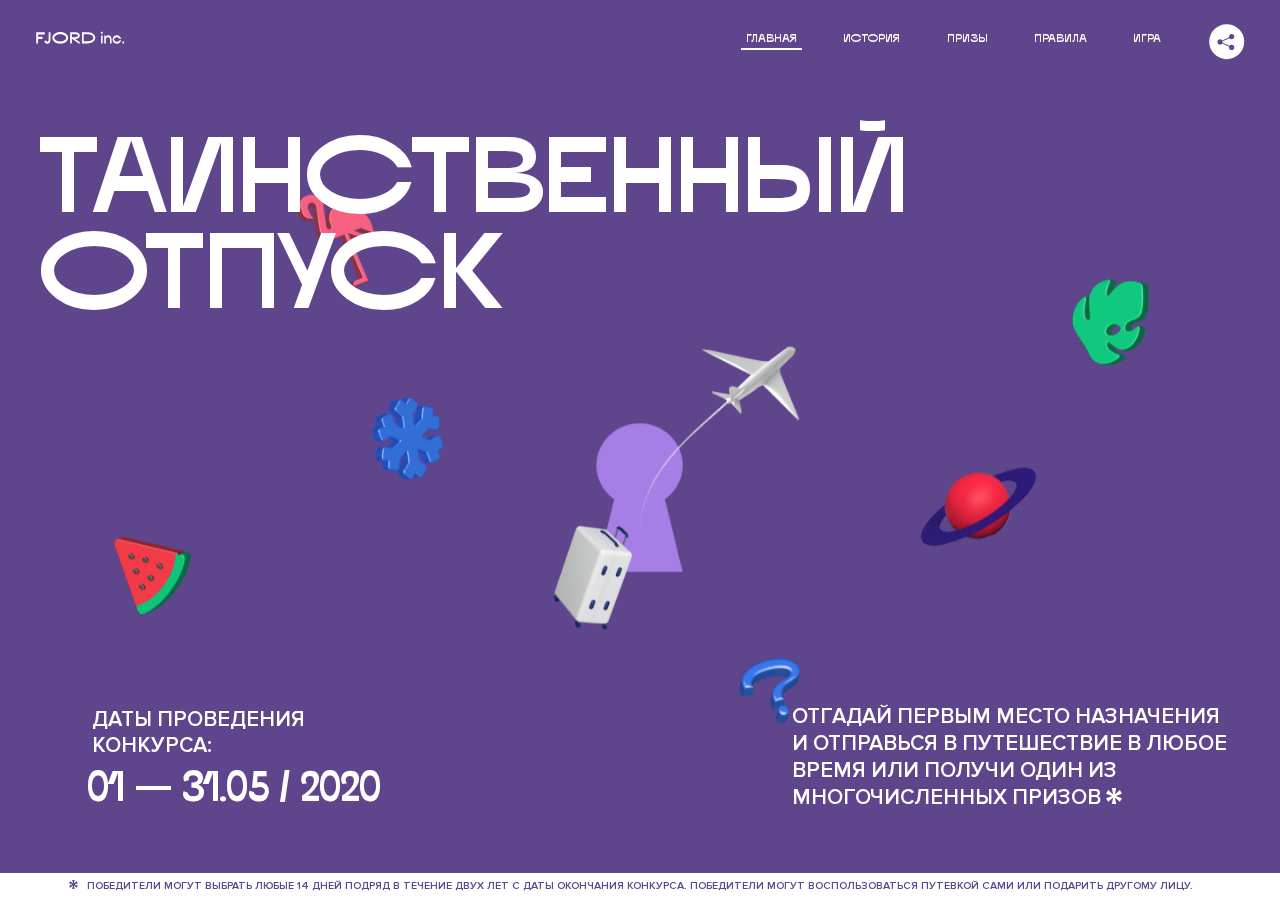
<file: 1/index.html>
<!DOCTYPE html>
<html lang="ru">
<head>
  <meta charset="UTF-8">
  <meta name="description" content="">
  <meta name="viewport" content="width=device-width, initial-scale=1.0">
  <meta http-equiv="X-UA-Compatible" content="ie=edge">
  <title>Mysterious Vacation</title>
<link href="css/style.min.css" rel="stylesheet">  <base href="https://htmlacademy-animation.github.io/2107215-magic-vacation-1/1/">
</head>
<body>

  <header class="page-header js-header">
    <div class="page-header__wrapper">
      <a href="#" class="page-header__logo" aria-label="Перейти на страницу FJORD.Inc">
        <svg width="100" height="15" viewBox="0 0 100 15" fill="none" xmlns="http://www.w3.org/2000/svg">
          <path d="M0.26 1.4V14H2.276V8.906H7.334V6.44H2.276V3.848H9.872V1.4H0.26ZM12.733 14.36C15.127 14.36 16.243 12.65 16.243 9.5V1.4H14.263V8.96C14.263 11.21 13.723 11.876 12.733 11.876C11.833 11.876 11.473 11.3 11.347 10.58L9.36702 10.94C9.63702 13.046 10.663 14.36 12.733 14.36ZM18.3918 7.7C18.3918 11.372 22.3878 14.36 27.3198 14.36C32.2518 14.36 36.2478 11.372 36.2478 7.7C36.2478 4.028 32.2518 1.04 27.3198 1.04C22.3878 1.04 18.3918 4.028 18.3918 7.7ZM20.6058 7.7C20.6058 5.378 23.6118 3.524 27.3198 3.524C30.9918 3.524 33.9798 5.378 33.9798 7.7C33.9798 10.004 30.9918 11.858 27.3198 11.858C23.6118 11.858 20.6058 10.004 20.6058 7.7ZM40.403 14V8.906H40.799L49.079 14.702V12.38L44.039 8.906H44.201C47.999 8.906 49.277 7.304 49.277 5.162C49.277 3.092 47.999 1.4 44.201 1.4H38.387V14H40.403ZM43.535 3.722C45.785 3.722 47.045 4.136 47.045 5.432C47.045 6.764 45.785 7.034 43.535 7.034H40.403V3.722H43.535ZM51.6936 1.382V14H57.8676C62.7456 14 66.7236 11.534 66.7236 7.7C66.7236 3.848 62.7456 1.382 57.8676 1.382H51.6936ZM53.7096 11.624V3.722H57.5436C61.5396 3.722 64.4916 5.018 64.4916 7.7C64.4916 10.238 61.5396 11.624 57.5436 11.624H53.7096ZM73.1832 14.018H74.9832V5H73.1832V14.018ZM72.9132 1.976C72.9132 2.57 73.3992 3.092 74.0832 3.092C74.7492 3.092 75.2352 2.57 75.2352 1.976C75.2352 1.382 74.7672 0.805999 74.0832 0.805999C73.3812 0.805999 72.9132 1.382 72.9132 1.976ZM76.7867 14H78.5687V9.104C78.7487 8.006 79.5947 6.962 81.0887 6.962C82.1147 6.962 83.2667 7.448 83.2667 9.554V14H85.0487V9.014C85.0487 6.152 83.2307 4.73 81.3587 4.73C79.9187 4.73 79.0727 5.558 78.5687 6.854V5H76.7867V14ZM90.9898 14.27C93.5098 14.27 95.3818 12.506 95.7238 10.328H94.0498C93.7258 11.3 92.6998 12.02 90.9898 12.02C88.8478 12.02 87.7678 10.922 87.7678 9.59C87.7678 8.24 88.8478 6.962 90.9898 6.962C92.7538 6.962 93.7978 7.844 94.0858 8.924H95.7418C95.4358 6.71 93.6178 4.73 90.9898 4.73C88.0918 4.73 86.1298 7.124 86.1298 9.59C86.1298 12.074 88.1278 14.27 90.9898 14.27ZM97.0693 12.938C97.0693 13.658 97.5553 14.144 98.2753 14.144C98.9953 14.144 99.4813 13.658 99.4813 12.938C99.4813 12.2 98.9953 11.714 98.2753 11.714C97.5553 11.714 97.0693 12.2 97.0693 12.938Z" fill="currentColor"></path>
        </svg>
      </a>
      <button class="page-header__toggler js-menu-toggler" type="button" aria-label="Управление мобильным меню"><span>Меню</span></button>
      <nav class="page-header__nav">
        <div class="page-header__menu js-menu" id="menu">
          <ul>
            <li>
              <a class="js-menu-link active" href="#top" data-href="top">главная</a>
            </li>
            <li>
              <a class="js-menu-link" href="#story" data-href="story">история</a>
            </li>
            <li>
              <a class="js-menu-link" href="#prizes" data-href="prizes">призы</a>
            </li>
            <li>
              <a class="js-menu-link" href="#rules" data-href="rules">правила</a>
            </li>
            <li>
              <a class="js-menu-link" href="#game" data-href="game">игра</a>
            </li>
          </ul>
        </div>
        <div class="page-header__social">
          <div class="social-block js-social-block">
            <button class="social-block__toggler" aria-label="Управлять блоком с социальными кнопками">
              <svg width="26" height="22" viewBox="0 0 27 22" fill="none" xmlns="http://www.w3.org/2000/svg">
                <path d="M19.6721 7.43664C21.6273 7.43664 23.213 5.85095 23.213 3.89566C23.213 1.94037 21.6273 0.354675 19.6721 0.354675C17.7168 0.354675 16.1311 1.94037 16.1311 3.89566C16.1311 4.19968 16.1728 4.49178 16.2458 4.77345L7.21751 8.95527C6.57519 8.05214 5.52303 7.46049 4.33078 7.46049C2.37549 7.46049 0.789795 9.04618 0.789795 11.0015C0.789795 12.9568 2.37549 14.5425 4.33078 14.5425C5.52303 14.5425 6.57668 13.9508 7.21751 13.0477L16.2458 17.2295C16.1743 17.5112 16.1311 17.8033 16.1311 18.1073C16.1311 20.0626 17.7168 21.6483 19.6721 21.6483C21.6273 21.6483 23.213 20.0626 23.213 18.1073C23.213 16.152 21.6273 14.5663 19.6721 14.5663C18.4798 14.5663 17.4262 15.158 16.7853 16.0611L7.75701 11.8793C7.82854 11.5976 7.87176 11.3055 7.87176 11.0015C7.87176 10.6974 7.83003 10.4053 7.75701 10.1237L16.7853 5.94186C17.4262 6.84499 18.4783 7.43664 19.6721 7.43664Z" fill="currentColor"></path>
              </svg>
            </button>
            <ul class="social-block__list">
              <li>
                <a class="social-block__link social-block__link--fb" href="#" aria-label="Мы на Facebook">
                  <svg width="8" height="17" viewBox="0 0 8 17" fill="none" xmlns="http://www.w3.org/2000/svg">
                    <path d="M4.24646 16.9899H1.09275L1.05793 8.49828H0V5.30707H1.05793V3.81124C1.05793 1.42084 2.57654 0 5.21735 0H7.41758V3.18585H5.30841C4.28262 3.18585 4.2478 3.48582 4.2478 4.24914V5.30707H7.42964L7.16716 8.49828H4.2478V16.9899H4.24646Z" fill="currentColor"></path>
                  </svg>
                </a>
              </li>
              <li>
                <a class="social-block__link social-block__link--insta" href="#" aria-label="Мы в Instagram">
                  <svg width="15" height="15" viewBox="0 0 15 15" fill="none" xmlns="http://www.w3.org/2000/svg">
                    <path d="M11.0197 0H4.19806C2.14246 0 0.471191 1.66993 0.471191 3.72285V10.5499C0.471191 12.6082 2.14112 14.2727 4.19806 14.2727H11.0197C13.0753 14.2727 14.7466 12.6082 14.7466 10.5499V3.72285C14.7466 1.67127 13.0753 0 11.0197 0ZM11.0197 12.4849H4.19806C3.13076 12.4849 2.26432 11.6158 2.26432 10.5512V3.72419C2.26432 2.65956 3.13076 1.79715 4.19806 1.79715H11.0197C12.087 1.79715 12.9535 2.6609 12.9535 3.72419V10.5512C12.9535 11.6145 12.087 12.4849 11.0197 12.4849Z" fill="currentColor"></path>
                    <path d="M7.60887 3.11084C5.38989 3.11084 3.58203 4.9187 3.58203 7.14036C3.58203 9.35532 5.38989 11.1645 7.60887 11.1645C9.83053 11.1645 11.6357 9.35666 11.6357 7.14036C11.6357 4.9187 9.83053 3.11084 7.60887 3.11084ZM7.60887 9.36871C6.37551 9.36871 5.37784 8.37372 5.37784 7.14036C5.37784 5.90699 6.37551 4.90665 7.60887 4.90665C8.83822 4.90665 9.84259 5.90833 9.84259 7.14036C9.84392 8.37238 8.83822 9.36871 7.60887 9.36871Z" fill="currentColor"></path>
                    <path d="M11.3573 2.35962C10.8256 2.35962 10.3931 2.79752 10.3931 3.32381C10.3931 3.85546 10.8256 4.29336 11.3573 4.29336C11.8862 4.29336 12.3215 3.85546 12.3215 3.32381C12.3215 2.79752 11.8862 2.35962 11.3573 2.35962Z" fill="currentColor"></path>
                  </svg>
                </a>
              </li>
              <li>
                <a class="social-block__link social-block__link--vk" href="#" aria-label="Мы ВКонтакте">
                  <svg width="17" height="10" viewBox="0 0 17 10" fill="none" xmlns="http://www.w3.org/2000/svg">
                    <path d="M14.1234 4.9002C14.1234 4.9002 16.3623 1.72708 16.5866 0.680242C16.6595 0.312285 16.4947 0.103188 16.1069 0.103188C16.1069 0.103188 14.8193 0.103188 14.168 0.103188C13.7235 0.103188 13.5587 0.293278 13.4235 0.579768C13.4235 0.579768 12.3724 2.82553 11.0969 4.24712C10.6861 4.70333 10.4781 4.84318 10.2511 4.84318C10.0646 4.84318 9.98625 4.6911 9.98625 4.27834V0.649016C9.98625 0.147997 9.92545 0.00135496 9.5066 0.00135496H6.39628C6.15578 0.00135496 6.0085 0.134417 6.0085 0.324506C6.0085 0.801084 6.73406 0.908351 6.73406 2.20231V4.87305C6.73406 5.40529 6.70569 5.61575 6.45303 5.61575C5.78016 5.61575 4.19528 3.30618 3.30623 0.678887C3.12923 0.145282 2.93737 0 2.43475 0H0.486409C0.205373 0 0 0.190085 0 0.476576C0 0.991172 0.60666 3.40801 2.99277 6.64358C4.59927 8.8201 6.70569 10 8.60269 10C9.76196 10 10.0416 9.80312 10.0416 9.31432V7.63883C10.0416 7.22607 10.2065 7.04956 10.4429 7.04956C10.7078 7.04956 11.1847 7.13238 12.2805 8.22268C13.5843 9.47862 13.6762 10 14.3896 10H16.5676C16.7919 10 17 9.89273 17 9.52342C17 9.02919 16.3623 8.15343 15.384 7.10659C14.9801 6.56755 14.3302 5.98914 14.1248 5.72301C13.8275 5.40801 13.9154 5.23014 14.1234 4.9002Z" fill="currentColor"></path>
                  </svg>
                </a>
              </li>
            </ul>
          </div>
        </div>
      </nav>
    </div>
  </header>

  <main class="page-content">

    <section class="animation-screen"></section>

    <section class="screen screen--hidden screen--intro" id="top">
      <div class="screen__wrapper">
        <div class="intro">
          <h1 class="intro__title">Таинственный отпуск</h1>
          <div class="intro__content">
            <div class="intro__info">
              <p class="intro__label">Даты проведения конкурса:</p>
              <p class="intro__date">01 — 31.05 / 2020</p>
            </div>
            <div class="intro__message">
              <p>
                Отгадай первым место назначения и&nbsp;отправься в&nbsp;путешествие в&nbsp;любое время или получи один из многочисленных призов
                <svg width="16" height="16" viewBox="0 0 10 10" fill="none" xmlns="http://www.w3.org/2000/svg">
                  <path d="M0 6.35337L3.90271 4.99012L0 3.64663L1.34615 1.32374L4.44287 4.01073L3.67364 0H6.34615L5.57692 4.01073L8.65385 1.32374L10 3.64663L6.13405 4.99012L10 6.35337L8.65385 8.65651L5.57692 5.98927L6.34615 10H3.67364L4.44287 5.96952L1.34615 8.65651L0 6.35337Z" fill="currentColor"></path>
                </svg>
              </p>
            </div>
          </div>
        </div>
      </div>
      <div class="screen__footer js-footer">
        <button class="screen__footer-enlarge js-footer-toggler" type="button" aria-label="Показать сообщение">
          <svg width="10" height="10" viewBox="0 0 10 10" fill="none" xmlns="http://www.w3.org/2000/svg">
            <path d="M0 6.35337L3.90271 4.99012L0 3.64663L1.34615 1.32374L4.44287 4.01073L3.67364 0H6.34615L5.57692 4.01073L8.65385 1.32374L10 3.64663L6.13405 4.99012L10 6.35337L8.65385 8.65651L5.57692 5.98927L6.34615 10H3.67364L4.44287 5.96952L1.34615 8.65651L0 6.35337Z" fill="currentColor"></path>
          </svg>
        </button>
        <button class="screen__footer-collapse js-footer-toggler" type="button" aria-label="Скрыть сообщение">
          <svg width="13" height="13" viewBox="0 0 13 13" fill="none" xmlns="http://www.w3.org/2000/svg">
            <line x1="12.3536" y1="0.353553" x2="0.738349" y2="11.9688" stroke="currentColor"></line>
            <line x1="0.738319" y1="0.539925" x2="12.3535" y2="12.1551" stroke="currentColor"></line>
          </svg>
        </button>
        <div class="screen__footer-wrapper">
          <div class="screen__footer-announce">
            <p class="screen__footer-label">Даты проведения конкурса:</p>
            <p class="screen__footer-date">01 — 31.05 / 2020</p>
          </div>
          <div class="screen__footer-note">
            <p>
              <svg width="10" height="10" viewBox="0 0 10 10" fill="none" xmlns="http://www.w3.org/2000/svg">
                <path d="M0 6.35337L3.90271 4.99012L0 3.64663L1.34615 1.32374L4.44287 4.01073L3.67364 0H6.34615L5.57692 4.01073L8.65385 1.32374L10 3.64663L6.13405 4.99012L10 6.35337L8.65385 8.65651L5.57692 5.98927L6.34615 10H3.67364L4.44287 5.96952L1.34615 8.65651L0 6.35337Z" fill="currentColor"></path>
              </svg>
              <span>Победители могут выбрать любые 14 дней подряд в&nbsp;течение двух лет с&nbsp;даты окончания конкурса. Победители могут воспользоваться путевкой сами или подарить другому лицу.</span>
            </p>
          </div>
        </div>
      </div>
    </section>

    <section class="screen screen--hidden screen--story" id="story">

      <div class="slider swiper-container js-slider">

        <div class="swiper-wrapper">

          <div class="slider__item swiper-slide">
            <h2 class="slider__item-title">
              <span>И</span>
              <span>с</span>
              <span>т</span>
              <span>о</span>
              <span>р</span>
              <span>и</span>
              <span>я</span>
            </h2>
            <p class="slider__item-text">Джеймс Таргет был основателем компании &laquo;Fjord Inc.&raquo;. С&nbsp;1965 года &laquo;Fjord Inc.&raquo; прославилась надёжными и&nbsp;удобными чемоданами и&nbsp;аксессуарами для туристов.</p>
          </div>

          <div class="slider__item swiper-slide">
            <p class="slider__item-text">Когда Джеймсу было 7&nbsp;лет, в&nbsp;их&nbsp;доме гостил дядюшка и&nbsp;развлекал детей рассказами о&nbsp;своей поездке в&nbsp;место, показавшееся малышу Таргету невероятным. Тогда Джеймс решил, что однажды посетит его, но&nbsp;не&nbsp;будет рассказывать о&nbsp;мечте, пока не&nbsp;осуществит.</p>
          </div>

          <div class="slider__item swiper-slide">
            <p class="slider__item-text">Джеймс Таргет стал увлеченным путешественником. Он&nbsp;посетил 5&nbsp;континентов, 126&nbsp;стран.</p>
          </div>

          <div class="slider__item swiper-slide">
            <p class="slider__item-text">Он&nbsp;сплавлялся по&nbsp;Амазонке и&nbsp;погружался в&nbsp;пещеры Франции, медитировал в&nbsp;горах Тибета и&nbsp;пожимал руку вождя племени Акугауа.</p>
          </div>

          <div class="slider__item swiper-slide">
            <p class="slider__item-text">Из&nbsp;своих поездок Джеймс Таргет привозил идеи, как сделать свои чемоданы &laquo;Fjord Inc.&raquo; удобными и&nbsp;приспособленными к&nbsp;разным дорожным условиям.</p>
          </div>

          <div class="slider__item swiper-slide">
            <p class="slider__item-text">Всё это время Джеймс не&nbsp;оставлял идею поездки своей мечты. Однако, как только он&nbsp;брался за&nbsp;планирование, возникали препятствия, не&nbsp;позволяющие отправиться туда.</p>
          </div>

          <div class="slider__item swiper-slide">
            <p class="slider__item-text">В&nbsp;возрасте 67&nbsp;лет Джеймс Таргет попал под лавину и&nbsp;погиб. В&nbsp;своём завещании он&nbsp;поручил отправить в&nbsp;заветное путешествие трёх смельчаков, единых с&nbsp;ним духом.</p>
          </div>

          <div class="slider__item swiper-slide">
            <p class="slider__item-text">Тех, кто сможет узнать таинственное место, задавая вопросы специально обученному ИИ&nbsp;&laquo;Соне&raquo;, ждет фантастическое путешествие.</p>
          </div>
        </div>
        <div class="slider__controls">
          <button class="slider__control slider__control--prev js-control-prev" type="button" aria-label="Показать предыдущую историю">
            <svg width="12" height="22" viewBox="0 0 12 22" fill="none" xmlns="http://www.w3.org/2000/svg">
              <path d="M11 1L1 11L11 21" stroke="currentColor" stroke-width="2" stroke-linejoin="round"></path>
            </svg>
          </button>
          <button class="slider__control slider__control--next js-control-next" type="button" aria-label="Показать следующую историю">
            <svg width="12" height="22" viewBox="0 0 12 22" fill="none" xmlns="http://www.w3.org/2000/svg">
              <path d="M1 1L11 11L1 21" stroke="currentColor" stroke-width="2" stroke-linejoin="round"></path>
            </svg>
          </button>
        </div>
        <div class="slider__pagination swiper-pagination"></div>
      </div>
    </section>

    <section class="screen screen--hidden screen--prizes" id="prizes">
      <div class="screen__wrapper">
        <div class="prizes">
          <h2 class="prizes__title">ПРизы</h2>
          <div class="prizes__lead">
            <p>Найди ответ и&nbsp;получи один из&nbsp;призов:</p>
          </div>
          <ul class="prizes__list">
            <li class="prizes__item prizes__item--journeys">
              <div class="prizes__icon">
                <picture>
                  <source srcset="img/prize1-mob.svg" media="(orientation: portrait)">
                  <img src="img/prize1.svg" alt="">
                </picture>
              </div>
              <p class="prizes__desc">
                <b>3</b>
                <span>загадочных путешествия</span>
              </p>
            </li>
            <li class="prizes__item prizes__item--cases">
              <div class="prizes__icon">
                <picture>
                  <source srcset="img/prize2-mob.svg" media="(orientation: portrait)">
                  <img src="img/prize2.svg" alt="">
                </picture>
              </div>
              <p class="prizes__desc">
                <b>7</b>
                <span>надежных чемоданов</span>
              </p>
            </li>
            <li class="prizes__item prizes__item--codes">
              <div class="prizes__icon">
                <picture>
                  <source srcset="img/prize3-mob.svg" media="(orientation: portrait)">
                  <img src="img/prize3.svg" alt="">
                </picture>
              </div>
              <p class="prizes__desc">
                <b>900</b>
                <span>
                  промокодов на&nbsp;скидку 15%
                  <svg width="10" height="10" viewBox="0 0 10 10" fill="none" xmlns="http://www.w3.org/2000/svg">
                    <path d="M0 6.35337L3.90271 4.99012L0 3.64663L1.34615 1.32374L4.44287 4.01073L3.67364 0H6.34615L5.57692 4.01073L8.65385 1.32374L10 3.64663L6.13405 4.99012L10 6.35337L8.65385 8.65651L5.57692 5.98927L6.34615 10H3.67364L4.44287 5.96952L1.34615 8.65651L0 6.35337Z" fill="currentColor"></path>
                  </svg>
                </span>
              </p>
            </li>
          </ul>
        </div>
      </div>
      <div class="screen__footer js-footer">
        <button class="screen__footer-enlarge js-footer-toggler" type="button" aria-label="Показать сообщение">
          <svg width="10" height="10" viewBox="0 0 10 10" fill="none" xmlns="http://www.w3.org/2000/svg">
            <path d="M0 6.35337L3.90271 4.99012L0 3.64663L1.34615 1.32374L4.44287 4.01073L3.67364 0H6.34615L5.57692 4.01073L8.65385 1.32374L10 3.64663L6.13405 4.99012L10 6.35337L8.65385 8.65651L5.57692 5.98927L6.34615 10H3.67364L4.44287 5.96952L1.34615 8.65651L0 6.35337Z" fill="currentColor"></path>
          </svg>
        </button>
        <button class="screen__footer-collapse js-footer-toggler" type="button" aria-label="Скрыть сообщение">
          <svg width="13" height="13" viewBox="0 0 13 13" fill="none" xmlns="http://www.w3.org/2000/svg">
            <line x1="12.3536" y1="0.353553" x2="0.738349" y2="11.9688" stroke="currentColor"></line>
            <line x1="0.738319" y1="0.539925" x2="12.3535" y2="12.1551" stroke="currentColor"></line>
          </svg>
        </button>
        <div class="screen__footer-wrapper">
          <div class="screen__footer-announce">
            <p class="screen__footer-label">Даты проведения конкурса:</p>
            <p class="screen__footer-date">01 — 31.05 / 2020</p>
          </div>
          <div class="screen__footer-note">
            <p>
              <svg width="10" height="10" viewBox="0 0 10 10" fill="none" xmlns="http://www.w3.org/2000/svg">
                <path d="M0 6.35337L3.90271 4.99012L0 3.64663L1.34615 1.32374L4.44287 4.01073L3.67364 0H6.34615L5.57692 4.01073L8.65385 1.32374L10 3.64663L6.13405 4.99012L10 6.35337L8.65385 8.65651L5.57692 5.98927L6.34615 10H3.67364L4.44287 5.96952L1.34615 8.65651L0 6.35337Z" fill="currentColor"></path>
              </svg>
              <span>Скидка&nbsp;15% на&nbsp;единоразовое приобретение путёвки с&nbsp;1&nbsp;июня 2020 по&nbsp;31&nbsp;мая 2022&nbsp;года. Суммируется с&nbsp;другими акциями</span>
            </p>
          </div>
        </div>
      </div>
    </section>

    <section class="screen screen--hidden screen--rules" id="rules">
      <div class="screen__wrapper">
        <div class="rules">
          <h2 class="rules__title">Правила</h2>
          <div class="rules__lead">
            <p>Для того чтобы получить наследство Джеймса Таргета, тебе нужно выведать у&nbsp;&laquo;Сони&raquo;, куда предстоит отправиться тебе в&nbsp;случае победы</p>
          </div>
          <ol class="rules__list">
            <li class="rules__item">
              <p>Тебе отводится <br>5&nbsp;минут</p>
            </li>
            <li class="rules__item">
              <p>Задавай любые вопросы в&nbsp;текстовом поле</p>
            </li>
            <li class="rules__item">
              <p>Нажимай кнопку &laquo;Узнать&raquo;, чтобы получить ответ</p>
            </li>
            <li class="rules__item">
              <p>&laquo;Соня&raquo; может отвечать только&nbsp;Да или Нет</p>
            </li>
          </ol>
          <a href="#game" class="rules__link btn">Погнали!</a>
        </div>
      </div>
      <div class="screen__disclaimer">
        <div class="disclaimer">
          <ul>
            <li>
              <a href="#">Правовая информация</a>
            </li>
            <li>
              <a href="#">Подробные правила</a>
            </li>
          </ul>
        </div>
      </div>
    </section>

    <section class="screen screen--hidden screen--game" id="game">
      <div class="screen__wrapper">
        <div class="game">
          <div class="game__header">
            <h2 class="game__title">Игра</h2>
            <div class="game__counter">
              <span>05</span>:<span>00</span>
            </div>
          </div>
          <div class="game__body">
            <div class="chat">
              <div class="chat__body js-chat">
                <ul class="chat__list" id="messages"></ul>
              </div>
              <div class="chat__footer">
                <form action="#" method="post" class="form" id="message-form">
                  <label for="message-field" class="visually-hidden">Поле для ввода вопроса</label>
                  <input type="text" class="form__field" id="message-field" placeholder="Задай вопрос">
                  <button class="form__button btn">
                    Узнать
                    <svg width="18" height="19" viewBox="0 0 18 19" fill="none" xmlns="http://www.w3.org/2000/svg">
                      <path stroke="currentColor" stroke-width="2" d="M9 19V1"></path>
                      <path d="M1 9l8-8 8 8" stroke="currentColor" stroke-width="2" stroke-linejoin="round"></path>
                    </svg>
                  </button>
                </form>
              </div>
            </div>
          </div>
          <!-- временные кнопки для показа результата -->
          <div class="game__buttons">
            <button class="game__button btn js-show-result" type="button" data-target="result">Положительный результат</button>
            <button class="game__button btn js-show-result" type="button" data-target="result2">Положительный результат - 2</button>
            <button class="game__button btn js-show-result" type="button" data-target="result3">Отрицательный результат</button>
          </div>
        </div>
      </div>
    </section>

    <section class="screen screen--hidden screen--result" id="result">
      <div class="screen__wrapper">
        <div class="result result--trip">
          <div class="result__image">
            <picture>
              <source srcset="img/result1-mob.png 1x, img/result1-mob@2x.png 2x" media="(max-width: 768px) and (orientation: portrait)">
              <img src="img/result1.png" srcset="img/result1@2x.png 2x" alt="">
            </picture>
          </div>
          <h2 class="result__title">
            <span class="visually-hidden">ПОбеда!</span>
            <svg xmlns="http://www.w3.org/2000/svg" viewBox="0 0 568.85 109.24">
              <path d="M16,24.44V92H2.6V8H75V92H61.52V24.44H16Z" transform="translate(-2.1 -1.5)" fill="none" stroke="currentColor"></path>
              <path d="M148.76,5.6c32.88,0,59.52,19.92,59.52,44.4s-26.64,44.4-59.52,44.4S89.24,74.48,89.24,50,115.88,5.6,148.76,5.6Zm0,72.12c24.48,0,44.4-12.36,44.4-27.72s-19.92-27.84-44.4-27.84C124,22.16,104,34.52,104,50S124,77.72,148.76,77.72Z" transform="translate(-2.1 -1.5)" fill="none" stroke="currentColor"></path>
              <path d="M287.36,8V24.44H236v14.4h25.32c25.44,0,34,11.16,34,26.52,0,15.6-8.52,26.64-34,26.64H222.56V8h64.8ZM256.88,76.52c15.12,0,23.52-2,23.52-11.52S272,54.44,256.88,54.44H236V76.52h20.88Z" transform="translate(-2.1 -1.5)" fill="none" stroke="currentColor"></path>
              <path d="M371.47,8V24.44H320.84V41.6h33.6V58h-33.6V75.56h50.64V92H307.4V8h64.08Z" transform="translate(-2.1 -1.5)" fill="none" stroke="currentColor"></path>
              <path d="M382.39,110.24V75.56h7.44c4.56-4.68,7.8-18.36,8.76-56L399,8h48.6V75.56h10v34.68H442.87V92H397v18.24H382.39Zm51.72-34.68V24.44H411.55v3.12c-0.48,22.44-3.24,37.68-7.2,48h29.76Z" transform="translate(-2.1 -1.5)" fill="none" stroke="currentColor"></path>
              <path d="M463.75,92l28-84h27.12l28.08,84H533.47l-7.8-23.52h-37.8L480.07,92H463.75Zm56.64-40L507,11.84,493.51,52h26.88Z" transform="translate(-2.1 -1.5)" fill="none" stroke="currentColor"></path>
              <path d="M554.12,70.4L555.55,2H569l1.44,68.4H554.12Zm8.28,6.36c4.8,0,8,3.24,8,8.16a8,8,0,1,1-16.08,0C554.35,80,557.59,76.76,562.39,76.76Z" transform="translate(-2.1 -1.5)" fill="none" stroke="currentColor"></path>
            </svg>
          </h2>
          <div class="result__text">
            <p>ты&nbsp;отправляешься в&nbsp;Арктику!</p>
          </div>
          <div class="result__form">
            <form action="#" method="post" class="form form--result">
              <label for="email-field" class="form__label">зарегистрируй результат</label>
              <input type="email" class="form__field" id="email-field" placeholder="e-mail для регистации результата и получения приза" required="">
              <button class="form__button btn">
                отправить
                <svg width="18" height="19" viewBox="0 0 18 19" fill="none" xmlns="http://www.w3.org/2000/svg">
                  <path stroke="currentColor" stroke-width="2" d="M9 19V1"></path>
                  <path d="M1 9l8-8 8 8" stroke="currentColor" stroke-width="2" stroke-linejoin="round"></path>
                </svg>
              </button>
            </form>
          </div>
        </div>
      </div>
    </section>

    <section class="screen screen--hidden screen--result" id="result2">
      <div class="screen__wrapper">
        <div class="result result--prize">
          <div class="result__image">
            <picture>
              <source srcset="img/result2-mob.png 1x, img/result2-mob@2x.png 2x" media="(max-width: 768px) and (orientation: portrait)">
              <img src="img/result2.png" srcset="img/result2@2x.png 2x" alt="">
            </picture>
          </div>
          <h2 class="result__title">
            <span class="visually-hidden">ПОбеда!</span>
            <svg xmlns="http://www.w3.org/2000/svg" viewBox="0 0 568.85 109.24">
              <path d="M16,24.44V92H2.6V8H75V92H61.52V24.44H16Z" transform="translate(-2.1 -1.5)" fill="none" stroke="currentColor"></path>
              <path d="M148.76,5.6c32.88,0,59.52,19.92,59.52,44.4s-26.64,44.4-59.52,44.4S89.24,74.48,89.24,50,115.88,5.6,148.76,5.6Zm0,72.12c24.48,0,44.4-12.36,44.4-27.72s-19.92-27.84-44.4-27.84C124,22.16,104,34.52,104,50S124,77.72,148.76,77.72Z" transform="translate(-2.1 -1.5)" fill="none" stroke="currentColor"></path>
              <path d="M287.36,8V24.44H236v14.4h25.32c25.44,0,34,11.16,34,26.52,0,15.6-8.52,26.64-34,26.64H222.56V8h64.8ZM256.88,76.52c15.12,0,23.52-2,23.52-11.52S272,54.44,256.88,54.44H236V76.52h20.88Z" transform="translate(-2.1 -1.5)" fill="none" stroke="currentColor"></path>
              <path d="M371.47,8V24.44H320.84V41.6h33.6V58h-33.6V75.56h50.64V92H307.4V8h64.08Z" transform="translate(-2.1 -1.5)" fill="none" stroke="currentColor"></path>
              <path d="M382.39,110.24V75.56h7.44c4.56-4.68,7.8-18.36,8.76-56L399,8h48.6V75.56h10v34.68H442.87V92H397v18.24H382.39Zm51.72-34.68V24.44H411.55v3.12c-0.48,22.44-3.24,37.68-7.2,48h29.76Z" transform="translate(-2.1 -1.5)" fill="none" stroke="currentColor"></path>
              <path d="M463.75,92l28-84h27.12l28.08,84H533.47l-7.8-23.52h-37.8L480.07,92H463.75Zm56.64-40L507,11.84,493.51,52h26.88Z" transform="translate(-2.1 -1.5)" fill="none" stroke="currentColor"></path>
              <path d="M554.12,70.4L555.55,2H569l1.44,68.4H554.12Zm8.28,6.36c4.8,0,8,3.24,8,8.16a8,8,0,1,1-16.08,0C554.35,80,557.59,76.76,562.39,76.76Z" transform="translate(-2.1 -1.5)" fill="none" stroke="currentColor"></path>
            </svg>
          </h2>
          <div class="result__text">
            <p>чемодан &laquo;Fjord&nbsp;Inc.&raquo;&nbsp;твой</p>
          </div>
          <div class="result__form">
            <form action="#" method="post" class="form form--result">
              <label for="email-field2" class="form__label">зарегистрируй результат</label>
              <input type="email" class="form__field" id="email-field2" placeholder="e-mail для регистации результата и получения приза" required="">
              <button class="form__button btn">
                отправить
                <svg width="18" height="19" viewBox="0 0 18 19" fill="none" xmlns="http://www.w3.org/2000/svg">
                  <path stroke="currentColor" stroke-width="2" d="M9 19V1"></path>
                  <path d="M1 9l8-8 8 8" stroke="currentColor" stroke-width="2" stroke-linejoin="round"></path>
                </svg>
              </button>
            </form>
          </div>
        </div>
      </div>
    </section>

    <section class="screen screen--hidden screen--result" id="result3">
      <div class="screen__wrapper">
        <div class="result result--negative">
          <div class="result__image">
            <picture>
              <source srcset="img/result3-mob.png 1x, img/result3-mob@2x.png 2x" media="(max-width: 768px) and (orientation: portrait)">
              <img src="img/result3.png" srcset="img/result3@2x.png 2x" alt="">
            </picture>
          </div>
          <h2 class="result__title">
            <span class="visually-hidden">Не угадал!</span>
            <svg xmlns="http://www.w3.org/2000/svg" viewBox="0 0 660.77 109.24">
              <path d="M2.66,92V8H16.1V42.2H53.3V8H66.74V92H53.3V58.64H16.1V92H2.66Z" transform="translate(-2.16 -1.5)" fill="none" stroke="currentColor"></path>
              <path d="M147.62,8V24.44H97V41.6h33.6V58H97V75.56h50.64V92H83.54V8h64.08Z" transform="translate(-2.16 -1.5)" fill="none" stroke="currentColor"></path>
              <path d="M199.22,8l20.52,42.36L235.34,8h16.44l-31,84H204.38l9.48-25.92L185.78,8h13.44Z" transform="translate(-2.16 -1.5)" fill="none" stroke="currentColor"></path>
              <path d="M273.74,24.44V92H260.3V8h50.16V24.44H273.74Z" transform="translate(-2.16 -1.5)" fill="none" stroke="currentColor"></path>
              <path d="M307.1,92l28-84h27.12l28.08,84H376.82L369,68.48h-37.8L323.42,92H307.1Zm56.64-40L350.3,11.84,336.86,52h26.88Z" transform="translate(-2.16 -1.5)" fill="none" stroke="currentColor"></path>
              <path d="M396.38,110.24V75.56h7.44c4.56-4.68,7.8-18.36,8.76-56L412.94,8h48.6V75.56h10v34.68H456.86V92H411v18.24H396.38ZM448.1,75.56V24.44H425.54v3.12c-0.48,22.44-3.24,37.68-7.2,48H448.1Z" transform="translate(-2.16 -1.5)" fill="none" stroke="currentColor"></path>
              <path d="M477.74,92l28-84h27.12L560.9,92H547.46l-7.8-23.52h-37.8L494.06,92H477.74Zm56.64-40-13.44-40.2L507.5,52h26.88Z" transform="translate(-2.16 -1.5)" fill="none" stroke="currentColor"></path>
              <path d="M568.7,76.88a13.77,13.77,0,0,0,5,1c6.6,0,10.44-6.24,12-58.32L586.22,8h46.2V92H619V24.44H598.82l-0.12,3.12C597.14,81,589,94.4,573.74,94.4a28.55,28.55,0,0,1-6.72-.84Z" transform="translate(-2.16 -1.5)" fill="none" stroke="currentColor"></path>
              <path d="M646.1,70.4L647.54,2H661l1.44,68.4H646.1Zm8.28,6.36c4.8,0,8,3.24,8,8.16a8,8,0,0,1-16.08,0C646.34,80,649.58,76.76,654.38,76.76Z" transform="translate(-2.16 -1.5)" fill="none" stroke="currentColor"></path>
            </svg>
          </h2>
          <button class="result__button js-play" type="button">
            не сдавайся!
            <span>
              <svg width="27" height="22" viewBox="0 0 27 22" fill="none" xmlns="http://www.w3.org/2000/svg">
                <path d="M10.6899 1.47998C5.42992 1.47998 1.16992 5.73998 1.16992 11C1.16992 16.26 5.42992 20.52 10.6899 20.52C15.9499 20.52 20.2099 16.26 20.2099 11V7.13998" stroke="currentColor" stroke-width="2" stroke-miterlimit="10"></path>
                <path d="M15.1099 12.5099L20.1499 7.13989L25.3099 12.6299" stroke="currentColor" stroke-width="2" stroke-miterlimit="10" stroke-linejoin="round"></path>
              </svg>
            </span>
          </button>
        </div>
      </div>
    </section>

  </main>

<script src="js/script.js"></script></body>
</html>
</file>
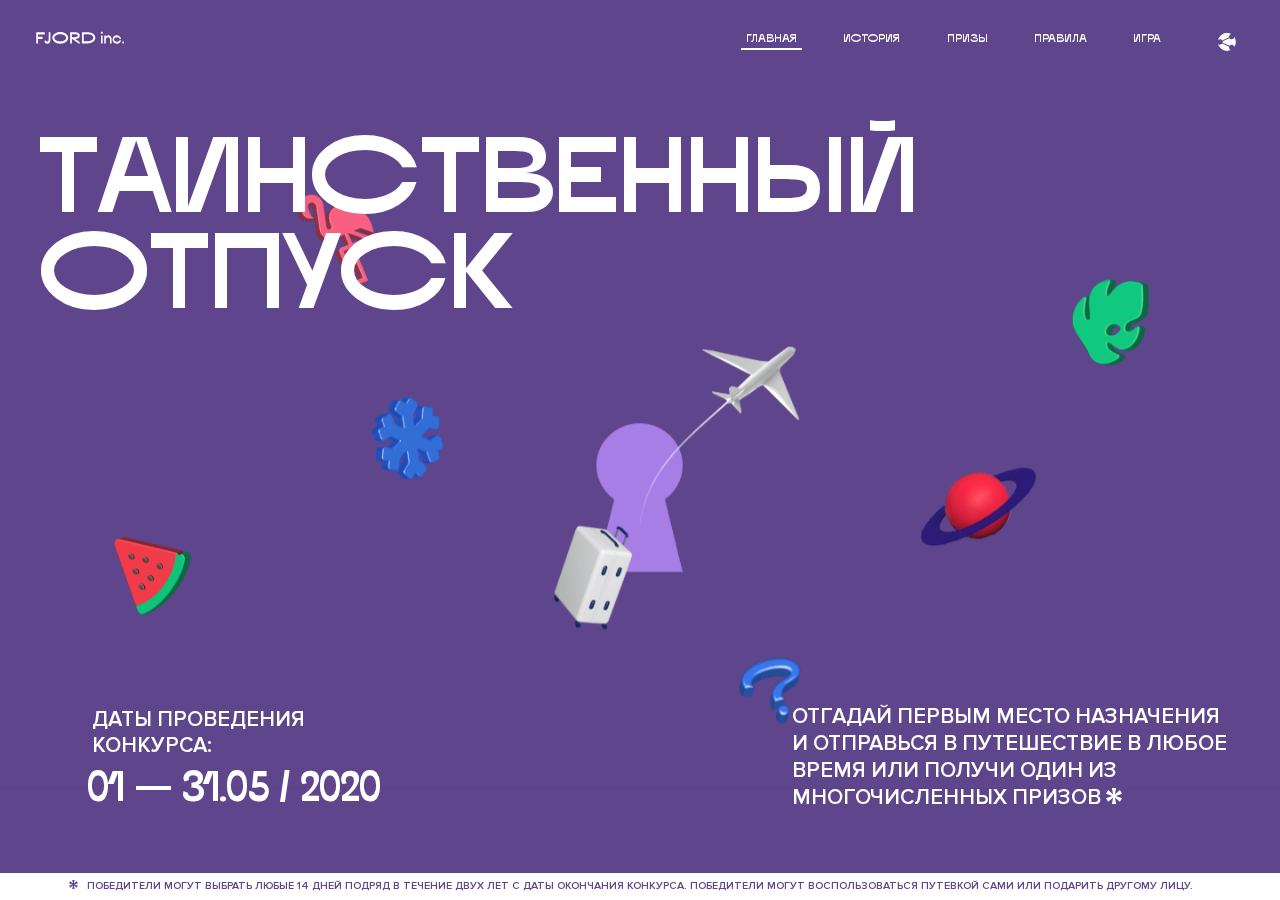
<file: 2/index.html>
<!DOCTYPE html>
<html lang="ru">
<head>
  <meta charset="UTF-8">
  <meta name="description" content="">
  <meta name="viewport" content="width=device-width, initial-scale=1.0">
  <meta http-equiv="X-UA-Compatible" content="ie=edge">
  <title>Mysterious Vacation</title>
<link href="css/style.min.css" rel="stylesheet">  <base href="https://htmlacademy-animation.github.io/2107215-magic-vacation-1/2/">
</head>
<body id="body">
  <header class="page-header js-header">
    <div class="page-header__wrapper">
      <a href="#" class="page-header__logo" aria-label="Перейти на страницу FJORD.Inc">
        <svg width="100" height="15" viewBox="0 0 100 15" fill="none" xmlns="http://www.w3.org/2000/svg">
          <path d="M0.26 1.4V14H2.276V8.906H7.334V6.44H2.276V3.848H9.872V1.4H0.26ZM12.733 14.36C15.127 14.36 16.243 12.65 16.243 9.5V1.4H14.263V8.96C14.263 11.21 13.723 11.876 12.733 11.876C11.833 11.876 11.473 11.3 11.347 10.58L9.36702 10.94C9.63702 13.046 10.663 14.36 12.733 14.36ZM18.3918 7.7C18.3918 11.372 22.3878 14.36 27.3198 14.36C32.2518 14.36 36.2478 11.372 36.2478 7.7C36.2478 4.028 32.2518 1.04 27.3198 1.04C22.3878 1.04 18.3918 4.028 18.3918 7.7ZM20.6058 7.7C20.6058 5.378 23.6118 3.524 27.3198 3.524C30.9918 3.524 33.9798 5.378 33.9798 7.7C33.9798 10.004 30.9918 11.858 27.3198 11.858C23.6118 11.858 20.6058 10.004 20.6058 7.7ZM40.403 14V8.906H40.799L49.079 14.702V12.38L44.039 8.906H44.201C47.999 8.906 49.277 7.304 49.277 5.162C49.277 3.092 47.999 1.4 44.201 1.4H38.387V14H40.403ZM43.535 3.722C45.785 3.722 47.045 4.136 47.045 5.432C47.045 6.764 45.785 7.034 43.535 7.034H40.403V3.722H43.535ZM51.6936 1.382V14H57.8676C62.7456 14 66.7236 11.534 66.7236 7.7C66.7236 3.848 62.7456 1.382 57.8676 1.382H51.6936ZM53.7096 11.624V3.722H57.5436C61.5396 3.722 64.4916 5.018 64.4916 7.7C64.4916 10.238 61.5396 11.624 57.5436 11.624H53.7096ZM73.1832 14.018H74.9832V5H73.1832V14.018ZM72.9132 1.976C72.9132 2.57 73.3992 3.092 74.0832 3.092C74.7492 3.092 75.2352 2.57 75.2352 1.976C75.2352 1.382 74.7672 0.805999 74.0832 0.805999C73.3812 0.805999 72.9132 1.382 72.9132 1.976ZM76.7867 14H78.5687V9.104C78.7487 8.006 79.5947 6.962 81.0887 6.962C82.1147 6.962 83.2667 7.448 83.2667 9.554V14H85.0487V9.014C85.0487 6.152 83.2307 4.73 81.3587 4.73C79.9187 4.73 79.0727 5.558 78.5687 6.854V5H76.7867V14ZM90.9898 14.27C93.5098 14.27 95.3818 12.506 95.7238 10.328H94.0498C93.7258 11.3 92.6998 12.02 90.9898 12.02C88.8478 12.02 87.7678 10.922 87.7678 9.59C87.7678 8.24 88.8478 6.962 90.9898 6.962C92.7538 6.962 93.7978 7.844 94.0858 8.924H95.7418C95.4358 6.71 93.6178 4.73 90.9898 4.73C88.0918 4.73 86.1298 7.124 86.1298 9.59C86.1298 12.074 88.1278 14.27 90.9898 14.27ZM97.0693 12.938C97.0693 13.658 97.5553 14.144 98.2753 14.144C98.9953 14.144 99.4813 13.658 99.4813 12.938C99.4813 12.2 98.9953 11.714 98.2753 11.714C97.5553 11.714 97.0693 12.2 97.0693 12.938Z" fill="currentColor"></path>
        </svg>
      </a>
      <button class="page-header__toggler js-menu-toggler" type="button" aria-label="Управление мобильным меню"><span>Меню</span></button>
      <nav class="page-header__nav">
        <div class="page-header__menu js-menu" id="menu">
          <ul>
            <li>
              <a class="js-menu-link active" href="#top" data-href="top">главная</a>
            </li>
            <li>
              <a class="js-menu-link" href="#story" data-href="story">история</a>
            </li>
            <li>
              <a class="js-menu-link" href="#prizes" data-href="prizes">призы</a>
            </li>
            <li>
              <a class="js-menu-link" href="#rules" data-href="rules">правила</a>
            </li>
            <li>
              <a class="js-menu-link" href="#game" data-href="game">игра</a>
            </li>
          </ul>
        </div>
        <div class="page-header__social">
          <div class="social-block js-social-block">
            <button class="social-block__toggler" aria-label="Управлять блоком с социальными кнопками">
              <svg width="26" height="22" viewBox="0 0 27 22" fill="none" xmlns="http://www.w3.org/2000/svg">
                <path d="M19.6721 7.43664C21.6273 7.43664 23.213 5.85095 23.213 3.89566C23.213 1.94037 21.6273 0.354675 19.6721 0.354675C17.7168 0.354675 16.1311 1.94037 16.1311 3.89566C16.1311 4.19968 16.1728 4.49178 16.2458 4.77345L7.21751 8.95527C6.57519 8.05214 5.52303 7.46049 4.33078 7.46049C2.37549 7.46049 0.789795 9.04618 0.789795 11.0015C0.789795 12.9568 2.37549 14.5425 4.33078 14.5425C5.52303 14.5425 6.57668 13.9508 7.21751 13.0477L16.2458 17.2295C16.1743 17.5112 16.1311 17.8033 16.1311 18.1073C16.1311 20.0626 17.7168 21.6483 19.6721 21.6483C21.6273 21.6483 23.213 20.0626 23.213 18.1073C23.213 16.152 21.6273 14.5663 19.6721 14.5663C18.4798 14.5663 17.4262 15.158 16.7853 16.0611L7.75701 11.8793C7.82854 11.5976 7.87176 11.3055 7.87176 11.0015C7.87176 10.6974 7.83003 10.4053 7.75701 10.1237L16.7853 5.94186C17.4262 6.84499 18.4783 7.43664 19.6721 7.43664Z" fill="currentColor"></path>
              </svg>
            </button>
            <ul class="social-block__list">
              <li>
                <a class="social-block__link social-block__link--fb" href="#" aria-label="Мы на Facebook">
                  <svg width="8" height="17" viewBox="0 0 8 17" fill="none" xmlns="http://www.w3.org/2000/svg">
                    <path d="M4.24646 16.9899H1.09275L1.05793 8.49828H0V5.30707H1.05793V3.81124C1.05793 1.42084 2.57654 0 5.21735 0H7.41758V3.18585H5.30841C4.28262 3.18585 4.2478 3.48582 4.2478 4.24914V5.30707H7.42964L7.16716 8.49828H4.2478V16.9899H4.24646Z" fill="currentColor"></path>
                  </svg>
                </a>
              </li>
              <li>
                <a class="social-block__link social-block__link--insta" href="#" aria-label="Мы в Instagram">
                  <svg width="15" height="15" viewBox="0 0 15 15" fill="none" xmlns="http://www.w3.org/2000/svg">
                    <path d="M11.0197 0H4.19806C2.14246 0 0.471191 1.66993 0.471191 3.72285V10.5499C0.471191 12.6082 2.14112 14.2727 4.19806 14.2727H11.0197C13.0753 14.2727 14.7466 12.6082 14.7466 10.5499V3.72285C14.7466 1.67127 13.0753 0 11.0197 0ZM11.0197 12.4849H4.19806C3.13076 12.4849 2.26432 11.6158 2.26432 10.5512V3.72419C2.26432 2.65956 3.13076 1.79715 4.19806 1.79715H11.0197C12.087 1.79715 12.9535 2.6609 12.9535 3.72419V10.5512C12.9535 11.6145 12.087 12.4849 11.0197 12.4849Z" fill="currentColor"></path>
                    <path d="M7.60887 3.11084C5.38989 3.11084 3.58203 4.9187 3.58203 7.14036C3.58203 9.35532 5.38989 11.1645 7.60887 11.1645C9.83053 11.1645 11.6357 9.35666 11.6357 7.14036C11.6357 4.9187 9.83053 3.11084 7.60887 3.11084ZM7.60887 9.36871C6.37551 9.36871 5.37784 8.37372 5.37784 7.14036C5.37784 5.90699 6.37551 4.90665 7.60887 4.90665C8.83822 4.90665 9.84259 5.90833 9.84259 7.14036C9.84392 8.37238 8.83822 9.36871 7.60887 9.36871Z" fill="currentColor"></path>
                    <path d="M11.3573 2.35962C10.8256 2.35962 10.3931 2.79752 10.3931 3.32381C10.3931 3.85546 10.8256 4.29336 11.3573 4.29336C11.8862 4.29336 12.3215 3.85546 12.3215 3.32381C12.3215 2.79752 11.8862 2.35962 11.3573 2.35962Z" fill="currentColor"></path>
                  </svg>
                </a>
              </li>
              <li>
                <a class="social-block__link social-block__link--vk" href="#" aria-label="Мы ВКонтакте">
                  <svg width="17" height="10" viewBox="0 0 17 10" fill="none" xmlns="http://www.w3.org/2000/svg">
                    <path d="M14.1234 4.9002C14.1234 4.9002 16.3623 1.72708 16.5866 0.680242C16.6595 0.312285 16.4947 0.103188 16.1069 0.103188C16.1069 0.103188 14.8193 0.103188 14.168 0.103188C13.7235 0.103188 13.5587 0.293278 13.4235 0.579768C13.4235 0.579768 12.3724 2.82553 11.0969 4.24712C10.6861 4.70333 10.4781 4.84318 10.2511 4.84318C10.0646 4.84318 9.98625 4.6911 9.98625 4.27834V0.649016C9.98625 0.147997 9.92545 0.00135496 9.5066 0.00135496H6.39628C6.15578 0.00135496 6.0085 0.134417 6.0085 0.324506C6.0085 0.801084 6.73406 0.908351 6.73406 2.20231V4.87305C6.73406 5.40529 6.70569 5.61575 6.45303 5.61575C5.78016 5.61575 4.19528 3.30618 3.30623 0.678887C3.12923 0.145282 2.93737 0 2.43475 0H0.486409C0.205373 0 0 0.190085 0 0.476576C0 0.991172 0.60666 3.40801 2.99277 6.64358C4.59927 8.8201 6.70569 10 8.60269 10C9.76196 10 10.0416 9.80312 10.0416 9.31432V7.63883C10.0416 7.22607 10.2065 7.04956 10.4429 7.04956C10.7078 7.04956 11.1847 7.13238 12.2805 8.22268C13.5843 9.47862 13.6762 10 14.3896 10H16.5676C16.7919 10 17 9.89273 17 9.52342C17 9.02919 16.3623 8.15343 15.384 7.10659C14.9801 6.56755 14.3302 5.98914 14.1248 5.72301C13.8275 5.40801 13.9154 5.23014 14.1234 4.9002Z" fill="currentColor"></path>
                  </svg>
                </a>
              </li>
            </ul>
          </div>
        </div>
      </nav>
    </div>
  </header>

  <main class="page-content">

    <section class="animation-screen"></section>

    <section class="screen screen--hidden screen--intro" id="top">
      <div class="screen__wrapper">
        <div class="intro">
          <h1 class="intro__title">
            <span class="intro__title-word">
              <span>Т</span>
              <span>а</span>
              <span>и</span>
              <span>н</span>
              <span>с</span>
              <span>т</span>
              <span>в</span>
              <span>е</span>
              <span>н</span>
              <span>н</span>
              <span>ы</span>
              <span>й</span>
            </span>
            <span class="intro__title-word">
              <span>о</span>
              <span>т</span>
              <span>п</span>
              <span>у</span>
              <span>с</span>
              <span>к</span>
            <!-- </span> -->
          </span></h1>
          <div class="intro__content">
            <div class="intro__info">
              <p class="intro__label">Даты проведения конкурса:</p>
              <p class="intro__date">01 — 31.05 / 2020</p>
            </div>
            <div class="intro__message">
              <p>
                Отгадай первым место назначения и&nbsp;отправься в&nbsp;путешествие в&nbsp;любое время или получи один из многочисленных призов
                <svg width="16" height="16" viewBox="0 0 10 10" fill="none" xmlns="http://www.w3.org/2000/svg">
                  <path d="M0 6.35337L3.90271 4.99012L0 3.64663L1.34615 1.32374L4.44287 4.01073L3.67364 0H6.34615L5.57692 4.01073L8.65385 1.32374L10 3.64663L6.13405 4.99012L10 6.35337L8.65385 8.65651L5.57692 5.98927L6.34615 10H3.67364L4.44287 5.96952L1.34615 8.65651L0 6.35337Z" fill="currentColor"></path>
                </svg>
              </p>
            </div>
          </div>
        </div>
      </div>
      <div class="screen__footer js-footer">
        <button class="screen__footer-enlarge js-footer-toggler" type="button" aria-label="Показать сообщение">
          <svg width="10" height="10" viewBox="0 0 10 10" fill="none" xmlns="http://www.w3.org/2000/svg">
            <path d="M0 6.35337L3.90271 4.99012L0 3.64663L1.34615 1.32374L4.44287 4.01073L3.67364 0H6.34615L5.57692 4.01073L8.65385 1.32374L10 3.64663L6.13405 4.99012L10 6.35337L8.65385 8.65651L5.57692 5.98927L6.34615 10H3.67364L4.44287 5.96952L1.34615 8.65651L0 6.35337Z" fill="currentColor"></path>
          </svg>
        </button>
        <button class="screen__footer-collapse js-footer-toggler" type="button" aria-label="Скрыть сообщение">
          <svg width="13" height="13" viewBox="0 0 13 13" fill="none" xmlns="http://www.w3.org/2000/svg">
            <line x1="12.3536" y1="0.353553" x2="0.738349" y2="11.9688" stroke="currentColor"></line>
            <line x1="0.738319" y1="0.539925" x2="12.3535" y2="12.1551" stroke="currentColor"></line>
          </svg>
        </button>
        <div class="screen__footer-wrapper">
          <div class="screen__footer-announce">
            <p class="screen__footer-label">Даты проведения конкурса:</p>
            <p class="screen__footer-date">01 — 31.05 / 2020</p>
          </div>
          <div class="screen__footer-note">
            <p>
              <svg width="10" height="10" viewBox="0 0 10 10" fill="none" xmlns="http://www.w3.org/2000/svg">
                <path d="M0 6.35337L3.90271 4.99012L0 3.64663L1.34615 1.32374L4.44287 4.01073L3.67364 0H6.34615L5.57692 4.01073L8.65385 1.32374L10 3.64663L6.13405 4.99012L10 6.35337L8.65385 8.65651L5.57692 5.98927L6.34615 10H3.67364L4.44287 5.96952L1.34615 8.65651L0 6.35337Z" fill="currentColor"></path>
              </svg>
              <span>Победители могут выбрать любые 14 дней подряд в&nbsp;течение двух лет с&nbsp;даты окончания конкурса. Победители могут воспользоваться путевкой сами или подарить другому лицу.</span>
            </p>
          </div>
        </div>
      </div>
    </section>

    <section class="screen screen--hidden screen--story" id="story">

      <div class="slider swiper-container js-slider">

        <div class="swiper-wrapper">

          <div class="slider__item swiper-slide">
            <h2 class="slider__item-title">
              <span>И</span>
              <span>с</span>
              <span>т</span>
              <span>о</span>
              <span>р</span>
              <span>и</span>
              <span>я</span>
            </h2>
            <p class="slider__item-text">Джеймс Таргет был основателем компании &laquo;Fjord Inc.&raquo;. С&nbsp;1965 года &laquo;Fjord Inc.&raquo; прославилась надёжными и&nbsp;удобными чемоданами и&nbsp;аксессуарами для туристов.</p>
          </div>

          <div class="slider__item swiper-slide">
            <p class="slider__item-text">Когда Джеймсу было 7&nbsp;лет, в&nbsp;их&nbsp;доме гостил дядюшка и&nbsp;развлекал детей рассказами о&nbsp;своей поездке в&nbsp;место, показавшееся малышу Таргету невероятным. Тогда Джеймс решил, что однажды посетит его, но&nbsp;не&nbsp;будет рассказывать о&nbsp;мечте, пока не&nbsp;осуществит.</p>
          </div>

          <div class="slider__item swiper-slide">
            <p class="slider__item-text">Джеймс Таргет стал увлеченным путешественником. Он&nbsp;посетил 5&nbsp;континентов, 126&nbsp;стран.</p>
          </div>

          <div class="slider__item swiper-slide">
            <p class="slider__item-text">Он&nbsp;сплавлялся по&nbsp;Амазонке и&nbsp;погружался в&nbsp;пещеры Франции, медитировал в&nbsp;горах Тибета и&nbsp;пожимал руку вождя племени Акугауа.</p>
          </div>

          <div class="slider__item swiper-slide">
            <p class="slider__item-text">Из&nbsp;своих поездок Джеймс Таргет привозил идеи, как сделать свои чемоданы &laquo;Fjord Inc.&raquo; удобными и&nbsp;приспособленными к&nbsp;разным дорожным условиям.</p>
          </div>

          <div class="slider__item swiper-slide">
            <p class="slider__item-text">Всё это время Джеймс не&nbsp;оставлял идею поездки своей мечты. Однако, как только он&nbsp;брался за&nbsp;планирование, возникали препятствия, не&nbsp;позволяющие отправиться туда.</p>
          </div>

          <div class="slider__item swiper-slide">
            <p class="slider__item-text">В&nbsp;возрасте 67&nbsp;лет Джеймс Таргет попал под лавину и&nbsp;погиб. В&nbsp;своём завещании он&nbsp;поручил отправить в&nbsp;заветное путешествие трёх смельчаков, единых с&nbsp;ним духом.</p>
          </div>

          <div class="slider__item swiper-slide">
            <p class="slider__item-text">Тех, кто сможет узнать таинственное место, задавая вопросы специально обученному ИИ&nbsp;&laquo;Соне&raquo;, ждет фантастическое путешествие.</p>
          </div>
        </div>
        <div class="slider__controls">
          <button class="slider__control slider__control--prev js-control-prev" type="button" aria-label="Показать предыдущую историю">
            <svg width="12" height="22" viewBox="0 0 12 22" fill="none" xmlns="http://www.w3.org/2000/svg">
              <path d="M11 1L1 11L11 21" stroke="currentColor" stroke-width="2" stroke-linejoin="round"></path>
            </svg>
          </button>
          <button class="slider__control slider__control--next js-control-next" type="button" aria-label="Показать следующую историю">
            <svg width="12" height="22" viewBox="0 0 12 22" fill="none" xmlns="http://www.w3.org/2000/svg">
              <path d="M1 1L11 11L1 21" stroke="currentColor" stroke-width="2" stroke-linejoin="round"></path>
            </svg>
          </button>
        </div>
        <div class="slider__pagination swiper-pagination"></div>
      </div>
    </section>

    <section class="screen screen--hidden screen--prizes" id="prizes">
      <div class="screen__wrapper">
        <div class="prizes">
          <h2 class="prizes__title">ПРизы</h2>
          <div class="prizes__lead">
            <p>Найди ответ и&nbsp;получи один из&nbsp;призов:</p>
          </div>
          <ul class="prizes__list">
            <li class="prizes__item prizes__item--journeys">
              <div class="prizes__icon">
                <picture>
                  <source srcset="img/prize1-mob.svg" media="(orientation: portrait)">
                  <img src="img/prize1.svg" alt="">
                </picture>
              </div>
              <p class="prizes__desc">
                <b>3</b>
                <span>загадочных путешествия</span>
              </p>
            </li>
            <li class="prizes__item prizes__item--cases">
              <div class="prizes__icon">
                <picture>
                  <source srcset="img/prize2-mob.svg" media="(orientation: portrait)">
                  <img src="img/prize2.svg" alt="">
                </picture>
              </div>
              <p class="prizes__desc">
                <b>7</b>
                <span>надежных чемоданов</span>
              </p>
            </li>
            <li class="prizes__item prizes__item--codes">
              <div class="prizes__icon">
                <picture>
                  <source srcset="img/prize3-mob.svg" media="(orientation: portrait)">
                  <img src="img/prize3.svg" alt="">
                </picture>
              </div>
              <p class="prizes__desc">
                <b>900</b>
                <span>
                  промокодов на&nbsp;скидку 15%
                  <svg width="10" height="10" viewBox="0 0 10 10" fill="none" xmlns="http://www.w3.org/2000/svg">
                    <path d="M0 6.35337L3.90271 4.99012L0 3.64663L1.34615 1.32374L4.44287 4.01073L3.67364 0H6.34615L5.57692 4.01073L8.65385 1.32374L10 3.64663L6.13405 4.99012L10 6.35337L8.65385 8.65651L5.57692 5.98927L6.34615 10H3.67364L4.44287 5.96952L1.34615 8.65651L0 6.35337Z" fill="currentColor"></path>
                  </svg>
                </span>
              </p>
            </li>
          </ul>
        </div>
      </div>
      <div class="screen__footer js-footer">
        <button class="screen__footer-enlarge js-footer-toggler" type="button" aria-label="Показать сообщение">
          <svg width="10" height="10" viewBox="0 0 10 10" fill="none" xmlns="http://www.w3.org/2000/svg">
            <path d="M0 6.35337L3.90271 4.99012L0 3.64663L1.34615 1.32374L4.44287 4.01073L3.67364 0H6.34615L5.57692 4.01073L8.65385 1.32374L10 3.64663L6.13405 4.99012L10 6.35337L8.65385 8.65651L5.57692 5.98927L6.34615 10H3.67364L4.44287 5.96952L1.34615 8.65651L0 6.35337Z" fill="currentColor"></path>
          </svg>
        </button>
        <button class="screen__footer-collapse js-footer-toggler" type="button" aria-label="Скрыть сообщение">
          <svg width="13" height="13" viewBox="0 0 13 13" fill="none" xmlns="http://www.w3.org/2000/svg">
            <line x1="12.3536" y1="0.353553" x2="0.738349" y2="11.9688" stroke="currentColor"></line>
            <line x1="0.738319" y1="0.539925" x2="12.3535" y2="12.1551" stroke="currentColor"></line>
          </svg>
        </button>
        <div class="screen__footer-wrapper">
          <div class="screen__footer-announce">
            <p class="screen__footer-label">Даты проведения конкурса:</p>
            <p class="screen__footer-date">01 — 31.05 / 2020</p>
          </div>
          <div class="screen__footer-note">
            <p>
              <svg width="10" height="10" viewBox="0 0 10 10" fill="none" xmlns="http://www.w3.org/2000/svg">
                <path d="M0 6.35337L3.90271 4.99012L0 3.64663L1.34615 1.32374L4.44287 4.01073L3.67364 0H6.34615L5.57692 4.01073L8.65385 1.32374L10 3.64663L6.13405 4.99012L10 6.35337L8.65385 8.65651L5.57692 5.98927L6.34615 10H3.67364L4.44287 5.96952L1.34615 8.65651L0 6.35337Z" fill="currentColor"></path>
              </svg>
              <span>Скидка&nbsp;15% на&nbsp;единоразовое приобретение путёвки с&nbsp;1&nbsp;июня 2020 по&nbsp;31&nbsp;мая 2022&nbsp;года. Суммируется с&nbsp;другими акциями</span>
            </p>
          </div>
        </div>
      </div>
    </section>

    <section class="screen screen--hidden screen--rules" id="rules">
      <div class="screen__wrapper">
        <div class="rules">
          <h2 class="rules__title">Правила</h2>
          <div class="rules__lead">
            <p>Для того чтобы получить наследство Джеймса Таргета, тебе нужно выведать у&nbsp;&laquo;Сони&raquo;, куда предстоит отправиться тебе в&nbsp;случае победы</p>
          </div>
          <ol class="rules__list">
            <li class="rules__item">
              <p>Тебе отводится <br>5&nbsp;минут</p>
            </li>
            <li class="rules__item">
              <p>Задавай любые вопросы в&nbsp;текстовом поле</p>
            </li>
            <li class="rules__item">
              <p>Нажимай кнопку &laquo;Узнать&raquo;, чтобы получить ответ</p>
            </li>
            <li class="rules__item">
              <p>&laquo;Соня&raquo; может отвечать только&nbsp;Да или Нет</p>
            </li>
          </ol>
          <a href="#game" class="rules__link btn">Погнали!</a>
        </div>
      </div>
      <div class="screen__disclaimer">
        <div class="disclaimer">
          <ul>
            <li>
              <a href="#">Правовая информация</a>
            </li>
            <li>
              <a href="#">Подробные правила</a>
            </li>
          </ul>
        </div>
      </div>
    </section>

    <section class="screen screen--hidden screen--game" id="game">
      <div class="screen__wrapper">
        <div class="game">
          <div class="game__header">
            <h2 class="game__title">Игра</h2>
            <div class="game__counter">
              <span>05</span>:<span>00</span>
            </div>
          </div>
          <div class="game__body">
            <div class="chat">
              <div class="chat__body js-chat">
                <ul class="chat__list" id="messages"></ul>
              </div>
              <div class="chat__footer">
                <form action="#" method="post" class="form" id="message-form">
                  <label for="message-field" class="visually-hidden">Поле для ввода вопроса</label>
                  <input type="text" class="form__field" id="message-field" placeholder="Задай вопрос">
                  <button class="form__button btn">
                    Узнать
                    <svg width="18" height="19" viewBox="0 0 18 19" fill="none" xmlns="http://www.w3.org/2000/svg">
                      <path stroke="currentColor" stroke-width="2" d="M9 19V1"></path>
                      <path d="M1 9l8-8 8 8" stroke="currentColor" stroke-width="2" stroke-linejoin="round"></path>
                    </svg>
                  </button>
                </form>
              </div>
            </div>
          </div>
          <!-- временные кнопки для показа результата -->
          <div class="game__buttons">
            <button class="game__button btn js-show-result" type="button" data-target="result">Положительный результат</button>
            <button class="game__button btn js-show-result" type="button" data-target="result2">Положительный результат - 2</button>
            <button class="game__button btn js-show-result" type="button" data-target="result3">Отрицательный результат</button>
          </div>
        </div>
      </div>
    </section>

    <section class="screen screen--hidden screen--result" id="result">
      <div class="screen__wrapper">
        <div class="result result--trip">
          <div class="result__image">
            <picture>
              <source srcset="img/result1-mob.png 1x, img/result1-mob@2x.png 2x" media="(max-width: 768px) and (orientation: portrait)">
              <img src="img/result1.png" srcset="img/result1@2x.png 2x" alt="">
            </picture>
          </div>
          <h2 class="result__title">
            <span class="visually-hidden">ПОбеда!</span>
            <svg xmlns="http://www.w3.org/2000/svg" viewBox="0 0 568.85 109.24">
              <path d="M16,24.44V92H2.6V8H75V92H61.52V24.44H16Z" transform="translate(-2.1 -1.5)" fill="none" stroke="currentColor"></path>
              <path d="M148.76,5.6c32.88,0,59.52,19.92,59.52,44.4s-26.64,44.4-59.52,44.4S89.24,74.48,89.24,50,115.88,5.6,148.76,5.6Zm0,72.12c24.48,0,44.4-12.36,44.4-27.72s-19.92-27.84-44.4-27.84C124,22.16,104,34.52,104,50S124,77.72,148.76,77.72Z" transform="translate(-2.1 -1.5)" fill="none" stroke="currentColor"></path>
              <path d="M287.36,8V24.44H236v14.4h25.32c25.44,0,34,11.16,34,26.52,0,15.6-8.52,26.64-34,26.64H222.56V8h64.8ZM256.88,76.52c15.12,0,23.52-2,23.52-11.52S272,54.44,256.88,54.44H236V76.52h20.88Z" transform="translate(-2.1 -1.5)" fill="none" stroke="currentColor"></path>
              <path d="M371.47,8V24.44H320.84V41.6h33.6V58h-33.6V75.56h50.64V92H307.4V8h64.08Z" transform="translate(-2.1 -1.5)" fill="none" stroke="currentColor"></path>
              <path d="M382.39,110.24V75.56h7.44c4.56-4.68,7.8-18.36,8.76-56L399,8h48.6V75.56h10v34.68H442.87V92H397v18.24H382.39Zm51.72-34.68V24.44H411.55v3.12c-0.48,22.44-3.24,37.68-7.2,48h29.76Z" transform="translate(-2.1 -1.5)" fill="none" stroke="currentColor"></path>
              <path d="M463.75,92l28-84h27.12l28.08,84H533.47l-7.8-23.52h-37.8L480.07,92H463.75Zm56.64-40L507,11.84,493.51,52h26.88Z" transform="translate(-2.1 -1.5)" fill="none" stroke="currentColor"></path>
              <path d="M554.12,70.4L555.55,2H569l1.44,68.4H554.12Zm8.28,6.36c4.8,0,8,3.24,8,8.16a8,8,0,1,1-16.08,0C554.35,80,557.59,76.76,562.39,76.76Z" transform="translate(-2.1 -1.5)" fill="none" stroke="currentColor"></path>
            </svg>
          </h2>
          <div class="result__text">
            <p>ты&nbsp;отправляешься в&nbsp;Арктику!</p>
          </div>
          <div class="result__form">
            <form action="#" method="post" class="form form--result">
              <label for="email-field" class="form__label">зарегистрируй результат</label>
              <input type="email" class="form__field" id="email-field" placeholder="e-mail для регистации результата и получения приза" required="">
              <button class="form__button btn">
                отправить
                <svg width="18" height="19" viewBox="0 0 18 19" fill="none" xmlns="http://www.w3.org/2000/svg">
                  <path stroke="currentColor" stroke-width="2" d="M9 19V1"></path>
                  <path d="M1 9l8-8 8 8" stroke="currentColor" stroke-width="2" stroke-linejoin="round"></path>
                </svg>
              </button>
            </form>
          </div>
        </div>
      </div>
    </section>

    <section class="screen screen--hidden screen--result" id="result2">
      <div class="screen__wrapper">
        <div class="result result--prize">
          <div class="result__image">
            <picture>
              <source srcset="img/result2-mob.png 1x, img/result2-mob@2x.png 2x" media="(max-width: 768px) and (orientation: portrait)">
              <img src="img/result2.png" srcset="img/result2@2x.png 2x" alt="">
            </picture>
          </div>
          <h2 class="result__title">
            <span class="visually-hidden">ПОбеда!</span>
            <svg xmlns="http://www.w3.org/2000/svg" viewBox="0 0 568.85 109.24">
              <path d="M16,24.44V92H2.6V8H75V92H61.52V24.44H16Z" transform="translate(-2.1 -1.5)" fill="none" stroke="currentColor"></path>
              <path d="M148.76,5.6c32.88,0,59.52,19.92,59.52,44.4s-26.64,44.4-59.52,44.4S89.24,74.48,89.24,50,115.88,5.6,148.76,5.6Zm0,72.12c24.48,0,44.4-12.36,44.4-27.72s-19.92-27.84-44.4-27.84C124,22.16,104,34.52,104,50S124,77.72,148.76,77.72Z" transform="translate(-2.1 -1.5)" fill="none" stroke="currentColor"></path>
              <path d="M287.36,8V24.44H236v14.4h25.32c25.44,0,34,11.16,34,26.52,0,15.6-8.52,26.64-34,26.64H222.56V8h64.8ZM256.88,76.52c15.12,0,23.52-2,23.52-11.52S272,54.44,256.88,54.44H236V76.52h20.88Z" transform="translate(-2.1 -1.5)" fill="none" stroke="currentColor"></path>
              <path d="M371.47,8V24.44H320.84V41.6h33.6V58h-33.6V75.56h50.64V92H307.4V8h64.08Z" transform="translate(-2.1 -1.5)" fill="none" stroke="currentColor"></path>
              <path d="M382.39,110.24V75.56h7.44c4.56-4.68,7.8-18.36,8.76-56L399,8h48.6V75.56h10v34.68H442.87V92H397v18.24H382.39Zm51.72-34.68V24.44H411.55v3.12c-0.48,22.44-3.24,37.68-7.2,48h29.76Z" transform="translate(-2.1 -1.5)" fill="none" stroke="currentColor"></path>
              <path d="M463.75,92l28-84h27.12l28.08,84H533.47l-7.8-23.52h-37.8L480.07,92H463.75Zm56.64-40L507,11.84,493.51,52h26.88Z" transform="translate(-2.1 -1.5)" fill="none" stroke="currentColor"></path>
              <path d="M554.12,70.4L555.55,2H569l1.44,68.4H554.12Zm8.28,6.36c4.8,0,8,3.24,8,8.16a8,8,0,1,1-16.08,0C554.35,80,557.59,76.76,562.39,76.76Z" transform="translate(-2.1 -1.5)" fill="none" stroke="currentColor"></path>
            </svg>
          </h2>
          <div class="result__text">
            <p>чемодан &laquo;Fjord&nbsp;Inc.&raquo;&nbsp;твой</p>
          </div>
          <div class="result__form">
            <form action="#" method="post" class="form form--result">
              <label for="email-field2" class="form__label">зарегистрируй результат</label>
              <input type="email" class="form__field" id="email-field2" placeholder="e-mail для регистации результата и получения приза" required="">
              <button class="form__button btn">
                отправить
                <svg width="18" height="19" viewBox="0 0 18 19" fill="none" xmlns="http://www.w3.org/2000/svg">
                  <path stroke="currentColor" stroke-width="2" d="M9 19V1"></path>
                  <path d="M1 9l8-8 8 8" stroke="currentColor" stroke-width="2" stroke-linejoin="round"></path>
                </svg>
              </button>
            </form>
          </div>
        </div>
      </div>
    </section>

    <section class="screen screen--hidden screen--result" id="result3">
      <div class="screen__wrapper">
        <div class="result result--negative">
          <div class="result__image">
            <picture>
              <source srcset="img/result3-mob.png 1x, img/result3-mob@2x.png 2x" media="(max-width: 768px) and (orientation: portrait)">
              <img src="img/result3.png" srcset="img/result3@2x.png 2x" alt="">
            </picture>
          </div>
          <h2 class="result__title">
            <span class="visually-hidden">Не угадал!</span>
            <svg xmlns="http://www.w3.org/2000/svg" viewBox="0 0 660.77 109.24">
              <path d="M2.66,92V8H16.1V42.2H53.3V8H66.74V92H53.3V58.64H16.1V92H2.66Z" transform="translate(-2.16 -1.5)" fill="none" stroke="currentColor"></path>
              <path d="M147.62,8V24.44H97V41.6h33.6V58H97V75.56h50.64V92H83.54V8h64.08Z" transform="translate(-2.16 -1.5)" fill="none" stroke="currentColor"></path>
              <path d="M199.22,8l20.52,42.36L235.34,8h16.44l-31,84H204.38l9.48-25.92L185.78,8h13.44Z" transform="translate(-2.16 -1.5)" fill="none" stroke="currentColor"></path>
              <path d="M273.74,24.44V92H260.3V8h50.16V24.44H273.74Z" transform="translate(-2.16 -1.5)" fill="none" stroke="currentColor"></path>
              <path d="M307.1,92l28-84h27.12l28.08,84H376.82L369,68.48h-37.8L323.42,92H307.1Zm56.64-40L350.3,11.84,336.86,52h26.88Z" transform="translate(-2.16 -1.5)" fill="none" stroke="currentColor"></path>
              <path d="M396.38,110.24V75.56h7.44c4.56-4.68,7.8-18.36,8.76-56L412.94,8h48.6V75.56h10v34.68H456.86V92H411v18.24H396.38ZM448.1,75.56V24.44H425.54v3.12c-0.48,22.44-3.24,37.68-7.2,48H448.1Z" transform="translate(-2.16 -1.5)" fill="none" stroke="currentColor"></path>
              <path d="M477.74,92l28-84h27.12L560.9,92H547.46l-7.8-23.52h-37.8L494.06,92H477.74Zm56.64-40-13.44-40.2L507.5,52h26.88Z" transform="translate(-2.16 -1.5)" fill="none" stroke="currentColor"></path>
              <path d="M568.7,76.88a13.77,13.77,0,0,0,5,1c6.6,0,10.44-6.24,12-58.32L586.22,8h46.2V92H619V24.44H598.82l-0.12,3.12C597.14,81,589,94.4,573.74,94.4a28.55,28.55,0,0,1-6.72-.84Z" transform="translate(-2.16 -1.5)" fill="none" stroke="currentColor"></path>
              <path d="M646.1,70.4L647.54,2H661l1.44,68.4H646.1Zm8.28,6.36c4.8,0,8,3.24,8,8.16a8,8,0,0,1-16.08,0C646.34,80,649.58,76.76,654.38,76.76Z" transform="translate(-2.16 -1.5)" fill="none" stroke="currentColor"></path>
            </svg>
          </h2>
          <button class="result__button js-play" type="button">
            не сдавайся!
            <span>
              <svg width="27" height="22" viewBox="0 0 27 22" fill="none" xmlns="http://www.w3.org/2000/svg">
                <path d="M10.6899 1.47998C5.42992 1.47998 1.16992 5.73998 1.16992 11C1.16992 16.26 5.42992 20.52 10.6899 20.52C15.9499 20.52 20.2099 16.26 20.2099 11V7.13998" stroke="currentColor" stroke-width="2" stroke-miterlimit="10"></path>
                <path d="M15.1099 12.5099L20.1499 7.13989L25.3099 12.6299" stroke="currentColor" stroke-width="2" stroke-miterlimit="10" stroke-linejoin="round"></path>
              </svg>
            </span>
          </button>
        </div>
      </div>
    </section>

  </main>

<script src="js/script.js"></script></body>
</html>
</file>
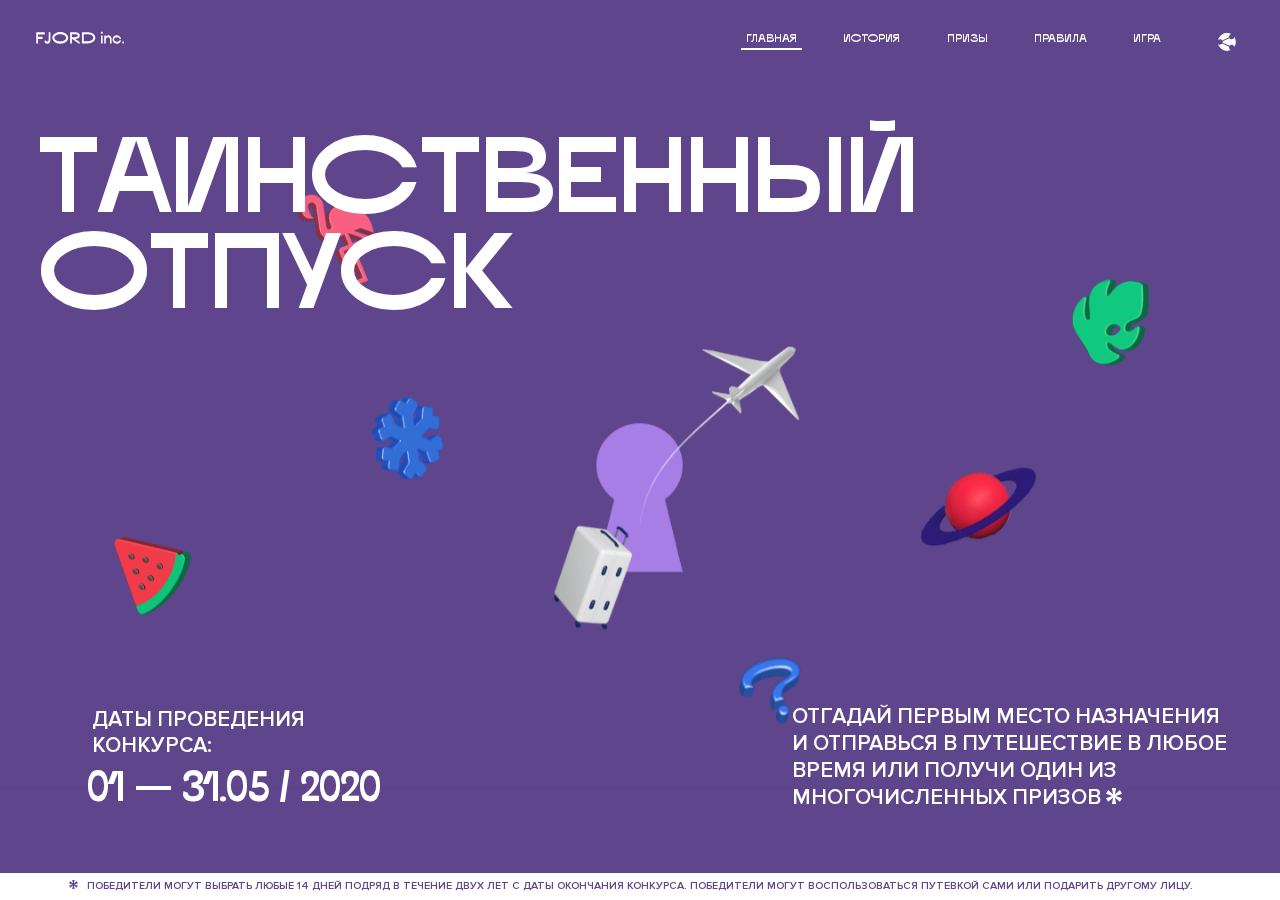
<file: 3/index.html>
<!DOCTYPE html>
<html lang="ru">
<head>
  <meta charset="UTF-8">
  <meta name="description" content="">
  <meta name="viewport" content="width=device-width, initial-scale=1.0">
  <meta http-equiv="X-UA-Compatible" content="ie=edge">
  <title>Mysterious Vacation</title>
<link href="css/style.min.css" rel="stylesheet">  <base href="https://htmlacademy-animation.github.io/2107215-magic-vacation-1/3/">
</head>
<body id="body">
  <header class="page-header js-header">
    <div class="page-header__wrapper">
      <a href="#" class="page-header__logo" aria-label="Перейти на страницу FJORD.Inc">
        <svg width="100" height="15" viewBox="0 0 100 15" fill="none" xmlns="http://www.w3.org/2000/svg">
          <path d="M0.26 1.4V14H2.276V8.906H7.334V6.44H2.276V3.848H9.872V1.4H0.26ZM12.733 14.36C15.127 14.36 16.243 12.65 16.243 9.5V1.4H14.263V8.96C14.263 11.21 13.723 11.876 12.733 11.876C11.833 11.876 11.473 11.3 11.347 10.58L9.36702 10.94C9.63702 13.046 10.663 14.36 12.733 14.36ZM18.3918 7.7C18.3918 11.372 22.3878 14.36 27.3198 14.36C32.2518 14.36 36.2478 11.372 36.2478 7.7C36.2478 4.028 32.2518 1.04 27.3198 1.04C22.3878 1.04 18.3918 4.028 18.3918 7.7ZM20.6058 7.7C20.6058 5.378 23.6118 3.524 27.3198 3.524C30.9918 3.524 33.9798 5.378 33.9798 7.7C33.9798 10.004 30.9918 11.858 27.3198 11.858C23.6118 11.858 20.6058 10.004 20.6058 7.7ZM40.403 14V8.906H40.799L49.079 14.702V12.38L44.039 8.906H44.201C47.999 8.906 49.277 7.304 49.277 5.162C49.277 3.092 47.999 1.4 44.201 1.4H38.387V14H40.403ZM43.535 3.722C45.785 3.722 47.045 4.136 47.045 5.432C47.045 6.764 45.785 7.034 43.535 7.034H40.403V3.722H43.535ZM51.6936 1.382V14H57.8676C62.7456 14 66.7236 11.534 66.7236 7.7C66.7236 3.848 62.7456 1.382 57.8676 1.382H51.6936ZM53.7096 11.624V3.722H57.5436C61.5396 3.722 64.4916 5.018 64.4916 7.7C64.4916 10.238 61.5396 11.624 57.5436 11.624H53.7096ZM73.1832 14.018H74.9832V5H73.1832V14.018ZM72.9132 1.976C72.9132 2.57 73.3992 3.092 74.0832 3.092C74.7492 3.092 75.2352 2.57 75.2352 1.976C75.2352 1.382 74.7672 0.805999 74.0832 0.805999C73.3812 0.805999 72.9132 1.382 72.9132 1.976ZM76.7867 14H78.5687V9.104C78.7487 8.006 79.5947 6.962 81.0887 6.962C82.1147 6.962 83.2667 7.448 83.2667 9.554V14H85.0487V9.014C85.0487 6.152 83.2307 4.73 81.3587 4.73C79.9187 4.73 79.0727 5.558 78.5687 6.854V5H76.7867V14ZM90.9898 14.27C93.5098 14.27 95.3818 12.506 95.7238 10.328H94.0498C93.7258 11.3 92.6998 12.02 90.9898 12.02C88.8478 12.02 87.7678 10.922 87.7678 9.59C87.7678 8.24 88.8478 6.962 90.9898 6.962C92.7538 6.962 93.7978 7.844 94.0858 8.924H95.7418C95.4358 6.71 93.6178 4.73 90.9898 4.73C88.0918 4.73 86.1298 7.124 86.1298 9.59C86.1298 12.074 88.1278 14.27 90.9898 14.27ZM97.0693 12.938C97.0693 13.658 97.5553 14.144 98.2753 14.144C98.9953 14.144 99.4813 13.658 99.4813 12.938C99.4813 12.2 98.9953 11.714 98.2753 11.714C97.5553 11.714 97.0693 12.2 97.0693 12.938Z" fill="currentColor"></path>
        </svg>
      </a>
      <button class="page-header__toggler js-menu-toggler" type="button" aria-label="Управление мобильным меню"><span>Меню</span></button>
      <nav class="page-header__nav">
        <div class="page-header__menu js-menu" id="menu">
          <ul>
            <li>
              <a class="js-menu-link active" href="#top" data-href="top">главная</a>
            </li>
            <li>
              <a class="js-menu-link" href="#story" data-href="story">история</a>
            </li>
            <li>
              <a class="js-menu-link" href="#prizes" data-href="prizes">призы</a>
            </li>
            <li>
              <a class="js-menu-link" href="#rules" data-href="rules">правила</a>
            </li>
            <li>
              <a class="js-menu-link" href="#game" data-href="game">игра</a>
            </li>
          </ul>
        </div>
        <div class="page-header__social">
          <div class="social-block js-social-block">
            <button class="social-block__toggler" aria-label="Управлять блоком с социальными кнопками">
              <svg width="26" height="22" viewBox="0 0 27 22" fill="none" xmlns="http://www.w3.org/2000/svg">
                <path d="M19.6721 7.43664C21.6273 7.43664 23.213 5.85095 23.213 3.89566C23.213 1.94037 21.6273 0.354675 19.6721 0.354675C17.7168 0.354675 16.1311 1.94037 16.1311 3.89566C16.1311 4.19968 16.1728 4.49178 16.2458 4.77345L7.21751 8.95527C6.57519 8.05214 5.52303 7.46049 4.33078 7.46049C2.37549 7.46049 0.789795 9.04618 0.789795 11.0015C0.789795 12.9568 2.37549 14.5425 4.33078 14.5425C5.52303 14.5425 6.57668 13.9508 7.21751 13.0477L16.2458 17.2295C16.1743 17.5112 16.1311 17.8033 16.1311 18.1073C16.1311 20.0626 17.7168 21.6483 19.6721 21.6483C21.6273 21.6483 23.213 20.0626 23.213 18.1073C23.213 16.152 21.6273 14.5663 19.6721 14.5663C18.4798 14.5663 17.4262 15.158 16.7853 16.0611L7.75701 11.8793C7.82854 11.5976 7.87176 11.3055 7.87176 11.0015C7.87176 10.6974 7.83003 10.4053 7.75701 10.1237L16.7853 5.94186C17.4262 6.84499 18.4783 7.43664 19.6721 7.43664Z" fill="currentColor"></path>
              </svg>
            </button>
            <ul class="social-block__list">
              <li>
                <a class="social-block__link social-block__link--fb" href="#" aria-label="Мы на Facebook">
                  <svg width="8" height="17" viewBox="0 0 8 17" fill="none" xmlns="http://www.w3.org/2000/svg">
                    <path d="M4.24646 16.9899H1.09275L1.05793 8.49828H0V5.30707H1.05793V3.81124C1.05793 1.42084 2.57654 0 5.21735 0H7.41758V3.18585H5.30841C4.28262 3.18585 4.2478 3.48582 4.2478 4.24914V5.30707H7.42964L7.16716 8.49828H4.2478V16.9899H4.24646Z" fill="currentColor"></path>
                  </svg>
                </a>
              </li>
              <li>
                <a class="social-block__link social-block__link--insta" href="#" aria-label="Мы в Instagram">
                  <svg width="15" height="15" viewBox="0 0 15 15" fill="none" xmlns="http://www.w3.org/2000/svg">
                    <path d="M11.0197 0H4.19806C2.14246 0 0.471191 1.66993 0.471191 3.72285V10.5499C0.471191 12.6082 2.14112 14.2727 4.19806 14.2727H11.0197C13.0753 14.2727 14.7466 12.6082 14.7466 10.5499V3.72285C14.7466 1.67127 13.0753 0 11.0197 0ZM11.0197 12.4849H4.19806C3.13076 12.4849 2.26432 11.6158 2.26432 10.5512V3.72419C2.26432 2.65956 3.13076 1.79715 4.19806 1.79715H11.0197C12.087 1.79715 12.9535 2.6609 12.9535 3.72419V10.5512C12.9535 11.6145 12.087 12.4849 11.0197 12.4849Z" fill="currentColor"></path>
                    <path d="M7.60887 3.11084C5.38989 3.11084 3.58203 4.9187 3.58203 7.14036C3.58203 9.35532 5.38989 11.1645 7.60887 11.1645C9.83053 11.1645 11.6357 9.35666 11.6357 7.14036C11.6357 4.9187 9.83053 3.11084 7.60887 3.11084ZM7.60887 9.36871C6.37551 9.36871 5.37784 8.37372 5.37784 7.14036C5.37784 5.90699 6.37551 4.90665 7.60887 4.90665C8.83822 4.90665 9.84259 5.90833 9.84259 7.14036C9.84392 8.37238 8.83822 9.36871 7.60887 9.36871Z" fill="currentColor"></path>
                    <path d="M11.3573 2.35962C10.8256 2.35962 10.3931 2.79752 10.3931 3.32381C10.3931 3.85546 10.8256 4.29336 11.3573 4.29336C11.8862 4.29336 12.3215 3.85546 12.3215 3.32381C12.3215 2.79752 11.8862 2.35962 11.3573 2.35962Z" fill="currentColor"></path>
                  </svg>
                </a>
              </li>
              <li>
                <a class="social-block__link social-block__link--vk" href="#" aria-label="Мы ВКонтакте">
                  <svg width="17" height="10" viewBox="0 0 17 10" fill="none" xmlns="http://www.w3.org/2000/svg">
                    <path d="M14.1234 4.9002C14.1234 4.9002 16.3623 1.72708 16.5866 0.680242C16.6595 0.312285 16.4947 0.103188 16.1069 0.103188C16.1069 0.103188 14.8193 0.103188 14.168 0.103188C13.7235 0.103188 13.5587 0.293278 13.4235 0.579768C13.4235 0.579768 12.3724 2.82553 11.0969 4.24712C10.6861 4.70333 10.4781 4.84318 10.2511 4.84318C10.0646 4.84318 9.98625 4.6911 9.98625 4.27834V0.649016C9.98625 0.147997 9.92545 0.00135496 9.5066 0.00135496H6.39628C6.15578 0.00135496 6.0085 0.134417 6.0085 0.324506C6.0085 0.801084 6.73406 0.908351 6.73406 2.20231V4.87305C6.73406 5.40529 6.70569 5.61575 6.45303 5.61575C5.78016 5.61575 4.19528 3.30618 3.30623 0.678887C3.12923 0.145282 2.93737 0 2.43475 0H0.486409C0.205373 0 0 0.190085 0 0.476576C0 0.991172 0.60666 3.40801 2.99277 6.64358C4.59927 8.8201 6.70569 10 8.60269 10C9.76196 10 10.0416 9.80312 10.0416 9.31432V7.63883C10.0416 7.22607 10.2065 7.04956 10.4429 7.04956C10.7078 7.04956 11.1847 7.13238 12.2805 8.22268C13.5843 9.47862 13.6762 10 14.3896 10H16.5676C16.7919 10 17 9.89273 17 9.52342C17 9.02919 16.3623 8.15343 15.384 7.10659C14.9801 6.56755 14.3302 5.98914 14.1248 5.72301C13.8275 5.40801 13.9154 5.23014 14.1234 4.9002Z" fill="currentColor"></path>
                  </svg>
                </a>
              </li>
            </ul>
          </div>
        </div>
      </nav>
    </div>
  </header>

  <main class="page-content">
    <div class="screen-overlay"></div>

    <section class="animation-screen"></section>

    <section class="screen screen--hidden screen--intro" id="top">
      <div class="screen__wrapper">
        <div class="intro">
          <h1 class="intro__title">
            <span class="intro__title-word">
              <span>Т</span>
              <span>а</span>
              <span>и</span>
              <span>н</span>
              <span>с</span>
              <span>т</span>
              <span>в</span>
              <span>е</span>
              <span>н</span>
              <span>н</span>
              <span>ы</span>
              <span>й</span>
            </span>
            <span class="intro__title-word">
              <span>о</span>
              <span>т</span>
              <span>п</span>
              <span>у</span>
              <span>с</span>
              <span>к</span>
            <!-- </span> -->
          </span></h1>
          <div class="intro__content">
            <div class="intro__info">
              <p class="intro__label">Даты проведения конкурса:</p>
              <p class="intro__date">01 — 31.05 / 2020</p>
            </div>
            <div class="intro__message">
              <p>
                Отгадай первым место назначения и&nbsp;отправься в&nbsp;путешествие в&nbsp;любое время или получи один из многочисленных призов
                <svg width="16" height="16" viewBox="0 0 10 10" fill="none" xmlns="http://www.w3.org/2000/svg">
                  <path d="M0 6.35337L3.90271 4.99012L0 3.64663L1.34615 1.32374L4.44287 4.01073L3.67364 0H6.34615L5.57692 4.01073L8.65385 1.32374L10 3.64663L6.13405 4.99012L10 6.35337L8.65385 8.65651L5.57692 5.98927L6.34615 10H3.67364L4.44287 5.96952L1.34615 8.65651L0 6.35337Z" fill="currentColor"></path>
                </svg>
              </p>
            </div>
          </div>
        </div>
      </div>
      <div class="screen__footer js-footer">
        <button class="screen__footer-enlarge js-footer-toggler" type="button" aria-label="Показать сообщение">
          <svg width="10" height="10" viewBox="0 0 10 10" fill="none" xmlns="http://www.w3.org/2000/svg">
            <path d="M0 6.35337L3.90271 4.99012L0 3.64663L1.34615 1.32374L4.44287 4.01073L3.67364 0H6.34615L5.57692 4.01073L8.65385 1.32374L10 3.64663L6.13405 4.99012L10 6.35337L8.65385 8.65651L5.57692 5.98927L6.34615 10H3.67364L4.44287 5.96952L1.34615 8.65651L0 6.35337Z" fill="currentColor"></path>
          </svg>
        </button>
        <button class="screen__footer-collapse js-footer-toggler" type="button" aria-label="Скрыть сообщение">
          <svg width="13" height="13" viewBox="0 0 13 13" fill="none" xmlns="http://www.w3.org/2000/svg">
            <line x1="12.3536" y1="0.353553" x2="0.738349" y2="11.9688" stroke="currentColor"></line>
            <line x1="0.738319" y1="0.539925" x2="12.3535" y2="12.1551" stroke="currentColor"></line>
          </svg>
        </button>
        <div class="screen__footer-wrapper">
          <div class="screen__footer-announce">
            <p class="screen__footer-label">Даты проведения конкурса:</p>
            <p class="screen__footer-date">01 — 31.05 / 2020</p>
          </div>
          <div class="screen__footer-note">
            <p>
              <svg width="10" height="10" viewBox="0 0 10 10" fill="none" xmlns="http://www.w3.org/2000/svg">
                <path d="M0 6.35337L3.90271 4.99012L0 3.64663L1.34615 1.32374L4.44287 4.01073L3.67364 0H6.34615L5.57692 4.01073L8.65385 1.32374L10 3.64663L6.13405 4.99012L10 6.35337L8.65385 8.65651L5.57692 5.98927L6.34615 10H3.67364L4.44287 5.96952L1.34615 8.65651L0 6.35337Z" fill="currentColor"></path>
              </svg>
              <span>Победители могут выбрать любые 14 дней подряд в&nbsp;течение двух лет с&nbsp;даты окончания конкурса. Победители могут воспользоваться путевкой сами или подарить другому лицу.</span>
            </p>
          </div>
        </div>
      </div>
    </section>

    <section class="screen screen--hidden screen--story" id="story">

      <div class="slider swiper-container js-slider">

        <div class="swiper-wrapper">

          <div class="slider__item swiper-slide">
            <h2 class="slider__item-title">
              <span>И</span>
              <span>с</span>
              <span>т</span>
              <span>о</span>
              <span>р</span>
              <span>и</span>
              <span>я</span>
            </h2>
            <p class="slider__item-text">Джеймс Таргет был основателем компании &laquo;Fjord Inc.&raquo;. С&nbsp;1965 года &laquo;Fjord Inc.&raquo; прославилась надёжными и&nbsp;удобными чемоданами и&nbsp;аксессуарами для туристов.</p>
          </div>

          <div class="slider__item swiper-slide">
            <p class="slider__item-text">Когда Джеймсу было 7&nbsp;лет, в&nbsp;их&nbsp;доме гостил дядюшка и&nbsp;развлекал детей рассказами о&nbsp;своей поездке в&nbsp;место, показавшееся малышу Таргету невероятным. Тогда Джеймс решил, что однажды посетит его, но&nbsp;не&nbsp;будет рассказывать о&nbsp;мечте, пока не&nbsp;осуществит.</p>
          </div>

          <div class="slider__item swiper-slide">
            <p class="slider__item-text">Джеймс Таргет стал увлеченным путешественником. Он&nbsp;посетил 5&nbsp;континентов, 126&nbsp;стран.</p>
          </div>

          <div class="slider__item swiper-slide">
            <p class="slider__item-text">Он&nbsp;сплавлялся по&nbsp;Амазонке и&nbsp;погружался в&nbsp;пещеры Франции, медитировал в&nbsp;горах Тибета и&nbsp;пожимал руку вождя племени Акугауа.</p>
          </div>

          <div class="slider__item swiper-slide">
            <p class="slider__item-text">Из&nbsp;своих поездок Джеймс Таргет привозил идеи, как сделать свои чемоданы &laquo;Fjord Inc.&raquo; удобными и&nbsp;приспособленными к&nbsp;разным дорожным условиям.</p>
          </div>

          <div class="slider__item swiper-slide">
            <p class="slider__item-text">Всё это время Джеймс не&nbsp;оставлял идею поездки своей мечты. Однако, как только он&nbsp;брался за&nbsp;планирование, возникали препятствия, не&nbsp;позволяющие отправиться туда.</p>
          </div>

          <div class="slider__item swiper-slide">
            <p class="slider__item-text">В&nbsp;возрасте 67&nbsp;лет Джеймс Таргет попал под лавину и&nbsp;погиб. В&nbsp;своём завещании он&nbsp;поручил отправить в&nbsp;заветное путешествие трёх смельчаков, единых с&nbsp;ним духом.</p>
          </div>

          <div class="slider__item swiper-slide">
            <p class="slider__item-text">Тех, кто сможет узнать таинственное место, задавая вопросы специально обученному ИИ&nbsp;&laquo;Соне&raquo;, ждет фантастическое путешествие.</p>
          </div>
        </div>
        <div class="slider__controls">
          <button class="slider__control slider__control--prev js-control-prev" type="button" aria-label="Показать предыдущую историю">
            <svg width="12" height="22" viewBox="0 0 12 22" fill="none" xmlns="http://www.w3.org/2000/svg">
              <path d="M11 1L1 11L11 21" stroke="currentColor" stroke-width="2" stroke-linejoin="round"></path>
            </svg>
          </button>
          <button class="slider__control slider__control--next js-control-next" type="button" aria-label="Показать следующую историю">
            <svg width="12" height="22" viewBox="0 0 12 22" fill="none" xmlns="http://www.w3.org/2000/svg">
              <path d="M1 1L11 11L1 21" stroke="currentColor" stroke-width="2" stroke-linejoin="round"></path>
            </svg>
          </button>
        </div>
        <div class="slider__pagination swiper-pagination"></div>
      </div>
    </section>

    <section class="screen screen--hidden screen--prizes" id="prizes">
      <div class="screen__wrapper">
        <div class="prizes">
          <h2 class="prizes__title">ПРизы</h2>
          <div class="prizes__lead">
            <p>Найди ответ и&nbsp;получи один из&nbsp;призов:</p>
          </div>
          <ul class="prizes__list">
            <li class="prizes__item prizes__item--journeys">
              <div class="prizes__icon">
                <picture>
                  <source srcset="img/prize1-mob.svg" media="(orientation: portrait)">
                  <img src="img/prize1.svg" alt="">
                </picture>
              </div>
              <p class="prizes__desc">
                <b>3</b>
                <span>загадочных путешествия</span>
              </p>
            </li>
            <li class="prizes__item prizes__item--cases">
              <div class="prizes__icon">
                <picture>
                  <source srcset="img/prize2-mob.svg" media="(orientation: portrait)">
                  <img src="img/prize2.svg" alt="">
                </picture>
              </div>
              <p class="prizes__desc">
                <b>7</b>
                <span>надежных чемоданов</span>
              </p>
            </li>
            <li class="prizes__item prizes__item--codes">
              <div class="prizes__icon">
                <picture>
                  <source srcset="img/prize3-mob.svg" media="(orientation: portrait)">
                  <img src="img/prize3.svg" alt="">
                </picture>
              </div>
              <p class="prizes__desc">
                <b>900</b>
                <span>
                  промокодов на&nbsp;скидку 15%
                  <svg width="10" height="10" viewBox="0 0 10 10" fill="none" xmlns="http://www.w3.org/2000/svg">
                    <path d="M0 6.35337L3.90271 4.99012L0 3.64663L1.34615 1.32374L4.44287 4.01073L3.67364 0H6.34615L5.57692 4.01073L8.65385 1.32374L10 3.64663L6.13405 4.99012L10 6.35337L8.65385 8.65651L5.57692 5.98927L6.34615 10H3.67364L4.44287 5.96952L1.34615 8.65651L0 6.35337Z" fill="currentColor"></path>
                  </svg>
                </span>
              </p>
            </li>
          </ul>
        </div>
      </div>
      <div class="screen__footer js-footer">
        <button class="screen__footer-enlarge js-footer-toggler" type="button" aria-label="Показать сообщение">
          <svg width="10" height="10" viewBox="0 0 10 10" fill="none" xmlns="http://www.w3.org/2000/svg">
            <path d="M0 6.35337L3.90271 4.99012L0 3.64663L1.34615 1.32374L4.44287 4.01073L3.67364 0H6.34615L5.57692 4.01073L8.65385 1.32374L10 3.64663L6.13405 4.99012L10 6.35337L8.65385 8.65651L5.57692 5.98927L6.34615 10H3.67364L4.44287 5.96952L1.34615 8.65651L0 6.35337Z" fill="currentColor"></path>
          </svg>
        </button>
        <button class="screen__footer-collapse js-footer-toggler" type="button" aria-label="Скрыть сообщение">
          <svg width="13" height="13" viewBox="0 0 13 13" fill="none" xmlns="http://www.w3.org/2000/svg">
            <line x1="12.3536" y1="0.353553" x2="0.738349" y2="11.9688" stroke="currentColor"></line>
            <line x1="0.738319" y1="0.539925" x2="12.3535" y2="12.1551" stroke="currentColor"></line>
          </svg>
        </button>
        <div class="screen__footer-wrapper">
          <div class="screen__footer-announce">
            <p class="screen__footer-label">Даты проведения конкурса:</p>
            <p class="screen__footer-date">01 — 31.05 / 2020</p>
          </div>
          <div class="screen__footer-note">
            <p>
              <svg width="10" height="10" viewBox="0 0 10 10" fill="none" xmlns="http://www.w3.org/2000/svg">
                <path d="M0 6.35337L3.90271 4.99012L0 3.64663L1.34615 1.32374L4.44287 4.01073L3.67364 0H6.34615L5.57692 4.01073L8.65385 1.32374L10 3.64663L6.13405 4.99012L10 6.35337L8.65385 8.65651L5.57692 5.98927L6.34615 10H3.67364L4.44287 5.96952L1.34615 8.65651L0 6.35337Z" fill="currentColor"></path>
              </svg>
              <span>Скидка&nbsp;15% на&nbsp;единоразовое приобретение путёвки с&nbsp;1&nbsp;июня 2020 по&nbsp;31&nbsp;мая 2022&nbsp;года. Суммируется с&nbsp;другими акциями</span>
            </p>
          </div>
        </div>
      </div>
    </section>

    <section class="screen screen--hidden screen--rules" id="rules">
      <div class="screen__wrapper">
        <div class="rules">
          <h2 class="rules__title">Правила</h2>
          <div class="rules__lead">
            <p>Для того чтобы получить наследство Джеймса Таргета, тебе нужно выведать у&nbsp;&laquo;Сони&raquo;, куда предстоит отправиться тебе в&nbsp;случае победы</p>
          </div>
          <ol class="rules__list">
            <li class="rules__item">
              <p>Тебе отводится <br>5&nbsp;минут</p>
            </li>
            <li class="rules__item">
              <p>Задавай любые вопросы в&nbsp;текстовом поле</p>
            </li>
            <li class="rules__item">
              <p>Нажимай кнопку &laquo;Узнать&raquo;, чтобы получить ответ</p>
            </li>
            <li class="rules__item">
              <p>&laquo;Соня&raquo; может отвечать только&nbsp;Да или Нет</p>
            </li>
          </ol>
          <a href="#game" class="rules__link btn">Погнали!</a>
        </div>
      </div>
      <div class="screen__disclaimer">
        <div class="disclaimer">
          <ul>
            <li>
              <a href="#">Правовая информация</a>
            </li>
            <li>
              <a href="#">Подробные правила</a>
            </li>
          </ul>
        </div>
      </div>
    </section>

    <section class="screen screen--hidden screen--game" id="game">
      <div class="screen__wrapper">
        <div class="game">
          <div class="game__header">
            <h2 class="game__title">Игра</h2>
            <div class="game__counter">
              <span>05</span>:<span>00</span>
            </div>
          </div>
          <div class="game__body">
            <div class="chat">
              <div class="chat__body js-chat">
                <ul class="chat__list" id="messages"></ul>
              </div>
              <div class="chat__footer">
                <form action="#" method="post" class="form" id="message-form">
                  <label for="message-field" class="visually-hidden">Поле для ввода вопроса</label>
                  <input type="text" class="form__field" id="message-field" placeholder="Задай вопрос">
                  <button class="form__button btn">
                    Узнать
                    <svg width="18" height="19" viewBox="0 0 18 19" fill="none" xmlns="http://www.w3.org/2000/svg">
                      <path stroke="currentColor" stroke-width="2" d="M9 19V1"></path>
                      <path d="M1 9l8-8 8 8" stroke="currentColor" stroke-width="2" stroke-linejoin="round"></path>
                    </svg>
                  </button>
                </form>
              </div>
            </div>
          </div>
          <!-- временные кнопки для показа результата -->
          <div class="game__buttons">
            <button class="game__button btn js-show-result" type="button" data-target="result">Положительный результат</button>
            <button class="game__button btn js-show-result" type="button" data-target="result2">Положительный результат - 2</button>
            <button class="game__button btn js-show-result" type="button" data-target="result3">Отрицательный результат</button>
          </div>
        </div>
      </div>
    </section>

    <section class="screen screen--hidden screen--result" id="result">
      <div class="screen__wrapper">
        <div class="result result--trip">
          <div class="result__image">
            <picture>
              <source srcset="img/result1-mob.png 1x, img/result1-mob@2x.png 2x" media="(max-width: 768px) and (orientation: portrait)">
              <img src="img/result1.png" srcset="img/result1@2x.png 2x" alt="">
            </picture>
          </div>
          <h2 class="result__title">
            <span class="visually-hidden">ПОбеда!</span>
            <svg xmlns="http://www.w3.org/2000/svg" viewBox="0 0 568.85 109.24">
              <path d="M16,24.44V92H2.6V8H75V92H61.52V24.44H16Z" transform="translate(-2.1 -1.5)" fill="none" stroke="currentColor"></path>
              <path d="M148.76,5.6c32.88,0,59.52,19.92,59.52,44.4s-26.64,44.4-59.52,44.4S89.24,74.48,89.24,50,115.88,5.6,148.76,5.6Zm0,72.12c24.48,0,44.4-12.36,44.4-27.72s-19.92-27.84-44.4-27.84C124,22.16,104,34.52,104,50S124,77.72,148.76,77.72Z" transform="translate(-2.1 -1.5)" fill="none" stroke="currentColor"></path>
              <path d="M287.36,8V24.44H236v14.4h25.32c25.44,0,34,11.16,34,26.52,0,15.6-8.52,26.64-34,26.64H222.56V8h64.8ZM256.88,76.52c15.12,0,23.52-2,23.52-11.52S272,54.44,256.88,54.44H236V76.52h20.88Z" transform="translate(-2.1 -1.5)" fill="none" stroke="currentColor"></path>
              <path d="M371.47,8V24.44H320.84V41.6h33.6V58h-33.6V75.56h50.64V92H307.4V8h64.08Z" transform="translate(-2.1 -1.5)" fill="none" stroke="currentColor"></path>
              <path d="M382.39,110.24V75.56h7.44c4.56-4.68,7.8-18.36,8.76-56L399,8h48.6V75.56h10v34.68H442.87V92H397v18.24H382.39Zm51.72-34.68V24.44H411.55v3.12c-0.48,22.44-3.24,37.68-7.2,48h29.76Z" transform="translate(-2.1 -1.5)" fill="none" stroke="currentColor"></path>
              <path d="M463.75,92l28-84h27.12l28.08,84H533.47l-7.8-23.52h-37.8L480.07,92H463.75Zm56.64-40L507,11.84,493.51,52h26.88Z" transform="translate(-2.1 -1.5)" fill="none" stroke="currentColor"></path>
              <path d="M554.12,70.4L555.55,2H569l1.44,68.4H554.12Zm8.28,6.36c4.8,0,8,3.24,8,8.16a8,8,0,1,1-16.08,0C554.35,80,557.59,76.76,562.39,76.76Z" transform="translate(-2.1 -1.5)" fill="none" stroke="currentColor"></path>
            </svg>
          </h2>
          <div class="result__text">
            <p>ты&nbsp;отправляешься в&nbsp;Арктику!</p>
          </div>
          <div class="result__form">
            <form action="#" method="post" class="form form--result">
              <label for="email-field" class="form__label">зарегистрируй результат</label>
              <input type="email" class="form__field" id="email-field" placeholder="e-mail для регистации результата и получения приза" required="">
              <button class="form__button btn">
                отправить
                <svg width="18" height="19" viewBox="0 0 18 19" fill="none" xmlns="http://www.w3.org/2000/svg">
                  <path stroke="currentColor" stroke-width="2" d="M9 19V1"></path>
                  <path d="M1 9l8-8 8 8" stroke="currentColor" stroke-width="2" stroke-linejoin="round"></path>
                </svg>
              </button>
            </form>
          </div>
        </div>
      </div>
    </section>

    <section class="screen screen--hidden screen--result" id="result2">
      <div class="screen__wrapper">
        <div class="result result--prize">
          <div class="result__image">
            <picture>
              <source srcset="img/result2-mob.png 1x, img/result2-mob@2x.png 2x" media="(max-width: 768px) and (orientation: portrait)">
              <img src="img/result2.png" srcset="img/result2@2x.png 2x" alt="">
            </picture>
          </div>
          <h2 class="result__title">
            <span class="visually-hidden">ПОбеда!</span>
            <svg xmlns="http://www.w3.org/2000/svg" viewBox="0 0 568.85 109.24">
              <path d="M16,24.44V92H2.6V8H75V92H61.52V24.44H16Z" transform="translate(-2.1 -1.5)" fill="none" stroke="currentColor"></path>
              <path d="M148.76,5.6c32.88,0,59.52,19.92,59.52,44.4s-26.64,44.4-59.52,44.4S89.24,74.48,89.24,50,115.88,5.6,148.76,5.6Zm0,72.12c24.48,0,44.4-12.36,44.4-27.72s-19.92-27.84-44.4-27.84C124,22.16,104,34.52,104,50S124,77.72,148.76,77.72Z" transform="translate(-2.1 -1.5)" fill="none" stroke="currentColor"></path>
              <path d="M287.36,8V24.44H236v14.4h25.32c25.44,0,34,11.16,34,26.52,0,15.6-8.52,26.64-34,26.64H222.56V8h64.8ZM256.88,76.52c15.12,0,23.52-2,23.52-11.52S272,54.44,256.88,54.44H236V76.52h20.88Z" transform="translate(-2.1 -1.5)" fill="none" stroke="currentColor"></path>
              <path d="M371.47,8V24.44H320.84V41.6h33.6V58h-33.6V75.56h50.64V92H307.4V8h64.08Z" transform="translate(-2.1 -1.5)" fill="none" stroke="currentColor"></path>
              <path d="M382.39,110.24V75.56h7.44c4.56-4.68,7.8-18.36,8.76-56L399,8h48.6V75.56h10v34.68H442.87V92H397v18.24H382.39Zm51.72-34.68V24.44H411.55v3.12c-0.48,22.44-3.24,37.68-7.2,48h29.76Z" transform="translate(-2.1 -1.5)" fill="none" stroke="currentColor"></path>
              <path d="M463.75,92l28-84h27.12l28.08,84H533.47l-7.8-23.52h-37.8L480.07,92H463.75Zm56.64-40L507,11.84,493.51,52h26.88Z" transform="translate(-2.1 -1.5)" fill="none" stroke="currentColor"></path>
              <path d="M554.12,70.4L555.55,2H569l1.44,68.4H554.12Zm8.28,6.36c4.8,0,8,3.24,8,8.16a8,8,0,1,1-16.08,0C554.35,80,557.59,76.76,562.39,76.76Z" transform="translate(-2.1 -1.5)" fill="none" stroke="currentColor"></path>
            </svg>
          </h2>
          <div class="result__text">
            <p>чемодан &laquo;Fjord&nbsp;Inc.&raquo;&nbsp;твой</p>
          </div>
          <div class="result__form">
            <form action="#" method="post" class="form form--result">
              <label for="email-field2" class="form__label">зарегистрируй результат</label>
              <input type="email" class="form__field" id="email-field2" placeholder="e-mail для регистации результата и получения приза" required="">
              <button class="form__button btn">
                отправить
                <svg width="18" height="19" viewBox="0 0 18 19" fill="none" xmlns="http://www.w3.org/2000/svg">
                  <path stroke="currentColor" stroke-width="2" d="M9 19V1"></path>
                  <path d="M1 9l8-8 8 8" stroke="currentColor" stroke-width="2" stroke-linejoin="round"></path>
                </svg>
              </button>
            </form>
          </div>
        </div>
      </div>
    </section>

    <section class="screen screen--hidden screen--result" id="result3">
      <div class="screen__wrapper">
        <div class="result result--negative">
          <div class="result__image">
            <picture>
              <source srcset="img/result3-mob.png 1x, img/result3-mob@2x.png 2x" media="(max-width: 768px) and (orientation: portrait)">
              <img src="img/result3.png" srcset="img/result3@2x.png 2x" alt="">
            </picture>
          </div>
          <h2 class="result__title">
            <span class="visually-hidden">Не угадал!</span>
            <svg xmlns="http://www.w3.org/2000/svg" viewBox="0 0 660.77 109.24">
              <path d="M2.66,92V8H16.1V42.2H53.3V8H66.74V92H53.3V58.64H16.1V92H2.66Z" transform="translate(-2.16 -1.5)" fill="none" stroke="currentColor"></path>
              <path d="M147.62,8V24.44H97V41.6h33.6V58H97V75.56h50.64V92H83.54V8h64.08Z" transform="translate(-2.16 -1.5)" fill="none" stroke="currentColor"></path>
              <path d="M199.22,8l20.52,42.36L235.34,8h16.44l-31,84H204.38l9.48-25.92L185.78,8h13.44Z" transform="translate(-2.16 -1.5)" fill="none" stroke="currentColor"></path>
              <path d="M273.74,24.44V92H260.3V8h50.16V24.44H273.74Z" transform="translate(-2.16 -1.5)" fill="none" stroke="currentColor"></path>
              <path d="M307.1,92l28-84h27.12l28.08,84H376.82L369,68.48h-37.8L323.42,92H307.1Zm56.64-40L350.3,11.84,336.86,52h26.88Z" transform="translate(-2.16 -1.5)" fill="none" stroke="currentColor"></path>
              <path d="M396.38,110.24V75.56h7.44c4.56-4.68,7.8-18.36,8.76-56L412.94,8h48.6V75.56h10v34.68H456.86V92H411v18.24H396.38ZM448.1,75.56V24.44H425.54v3.12c-0.48,22.44-3.24,37.68-7.2,48H448.1Z" transform="translate(-2.16 -1.5)" fill="none" stroke="currentColor"></path>
              <path d="M477.74,92l28-84h27.12L560.9,92H547.46l-7.8-23.52h-37.8L494.06,92H477.74Zm56.64-40-13.44-40.2L507.5,52h26.88Z" transform="translate(-2.16 -1.5)" fill="none" stroke="currentColor"></path>
              <path d="M568.7,76.88a13.77,13.77,0,0,0,5,1c6.6,0,10.44-6.24,12-58.32L586.22,8h46.2V92H619V24.44H598.82l-0.12,3.12C597.14,81,589,94.4,573.74,94.4a28.55,28.55,0,0,1-6.72-.84Z" transform="translate(-2.16 -1.5)" fill="none" stroke="currentColor"></path>
              <path d="M646.1,70.4L647.54,2H661l1.44,68.4H646.1Zm8.28,6.36c4.8,0,8,3.24,8,8.16a8,8,0,0,1-16.08,0C646.34,80,649.58,76.76,654.38,76.76Z" transform="translate(-2.16 -1.5)" fill="none" stroke="currentColor"></path>
            </svg>
          </h2>
          <button class="result__button js-play" type="button">
            не сдавайся!
            <span>
              <svg width="27" height="22" viewBox="0 0 27 22" fill="none" xmlns="http://www.w3.org/2000/svg">
                <path d="M10.6899 1.47998C5.42992 1.47998 1.16992 5.73998 1.16992 11C1.16992 16.26 5.42992 20.52 10.6899 20.52C15.9499 20.52 20.2099 16.26 20.2099 11V7.13998" stroke="currentColor" stroke-width="2" stroke-miterlimit="10"></path>
                <path d="M15.1099 12.5099L20.1499 7.13989L25.3099 12.6299" stroke="currentColor" stroke-width="2" stroke-miterlimit="10" stroke-linejoin="round"></path>
              </svg>
            </span>
          </button>
        </div>
      </div>
    </section>

  </main>

<script src="js/script.js"></script></body>
</html>
</file>
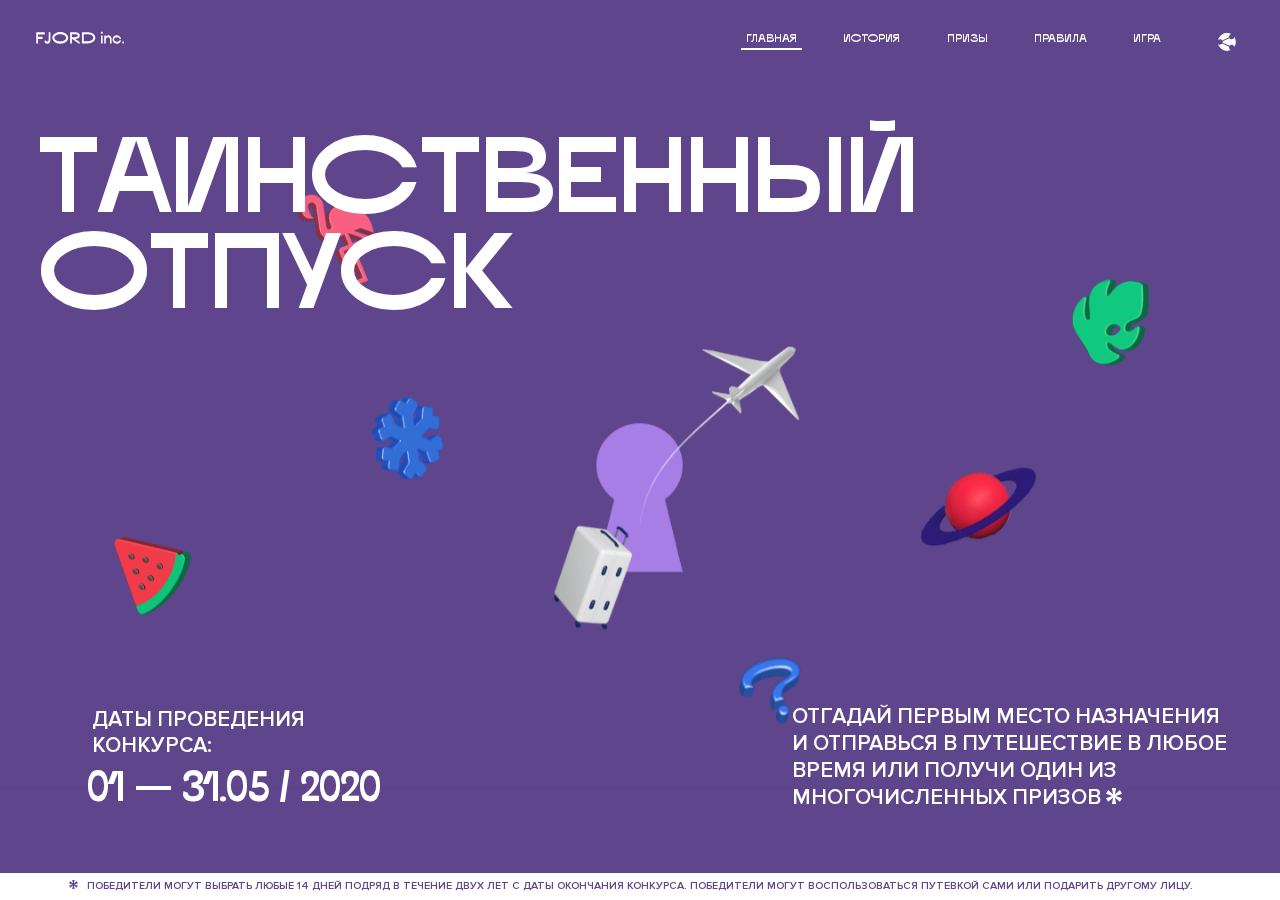
<file: 4/index.html>
<!DOCTYPE html>
<html lang="ru">
<head>
  <meta charset="UTF-8">
  <meta name="description" content="">
  <meta name="viewport" content="width=device-width, initial-scale=1.0">
  <meta http-equiv="X-UA-Compatible" content="ie=edge">
  <title>Mysterious Vacation</title>
<link href="css/style.min.css" rel="stylesheet">  <base href="https://htmlacademy-animation.github.io/2107215-magic-vacation-1/4/">
</head>
<body id="body">
  <header class="page-header js-header">
    <div class="page-header__wrapper">
      <a href="#" class="page-header__logo" aria-label="Перейти на страницу FJORD.Inc">
        <svg width="100" height="15" viewBox="0 0 100 15" fill="none" xmlns="http://www.w3.org/2000/svg">
          <path d="M0.26 1.4V14H2.276V8.906H7.334V6.44H2.276V3.848H9.872V1.4H0.26ZM12.733 14.36C15.127 14.36 16.243 12.65 16.243 9.5V1.4H14.263V8.96C14.263 11.21 13.723 11.876 12.733 11.876C11.833 11.876 11.473 11.3 11.347 10.58L9.36702 10.94C9.63702 13.046 10.663 14.36 12.733 14.36ZM18.3918 7.7C18.3918 11.372 22.3878 14.36 27.3198 14.36C32.2518 14.36 36.2478 11.372 36.2478 7.7C36.2478 4.028 32.2518 1.04 27.3198 1.04C22.3878 1.04 18.3918 4.028 18.3918 7.7ZM20.6058 7.7C20.6058 5.378 23.6118 3.524 27.3198 3.524C30.9918 3.524 33.9798 5.378 33.9798 7.7C33.9798 10.004 30.9918 11.858 27.3198 11.858C23.6118 11.858 20.6058 10.004 20.6058 7.7ZM40.403 14V8.906H40.799L49.079 14.702V12.38L44.039 8.906H44.201C47.999 8.906 49.277 7.304 49.277 5.162C49.277 3.092 47.999 1.4 44.201 1.4H38.387V14H40.403ZM43.535 3.722C45.785 3.722 47.045 4.136 47.045 5.432C47.045 6.764 45.785 7.034 43.535 7.034H40.403V3.722H43.535ZM51.6936 1.382V14H57.8676C62.7456 14 66.7236 11.534 66.7236 7.7C66.7236 3.848 62.7456 1.382 57.8676 1.382H51.6936ZM53.7096 11.624V3.722H57.5436C61.5396 3.722 64.4916 5.018 64.4916 7.7C64.4916 10.238 61.5396 11.624 57.5436 11.624H53.7096ZM73.1832 14.018H74.9832V5H73.1832V14.018ZM72.9132 1.976C72.9132 2.57 73.3992 3.092 74.0832 3.092C74.7492 3.092 75.2352 2.57 75.2352 1.976C75.2352 1.382 74.7672 0.805999 74.0832 0.805999C73.3812 0.805999 72.9132 1.382 72.9132 1.976ZM76.7867 14H78.5687V9.104C78.7487 8.006 79.5947 6.962 81.0887 6.962C82.1147 6.962 83.2667 7.448 83.2667 9.554V14H85.0487V9.014C85.0487 6.152 83.2307 4.73 81.3587 4.73C79.9187 4.73 79.0727 5.558 78.5687 6.854V5H76.7867V14ZM90.9898 14.27C93.5098 14.27 95.3818 12.506 95.7238 10.328H94.0498C93.7258 11.3 92.6998 12.02 90.9898 12.02C88.8478 12.02 87.7678 10.922 87.7678 9.59C87.7678 8.24 88.8478 6.962 90.9898 6.962C92.7538 6.962 93.7978 7.844 94.0858 8.924H95.7418C95.4358 6.71 93.6178 4.73 90.9898 4.73C88.0918 4.73 86.1298 7.124 86.1298 9.59C86.1298 12.074 88.1278 14.27 90.9898 14.27ZM97.0693 12.938C97.0693 13.658 97.5553 14.144 98.2753 14.144C98.9953 14.144 99.4813 13.658 99.4813 12.938C99.4813 12.2 98.9953 11.714 98.2753 11.714C97.5553 11.714 97.0693 12.2 97.0693 12.938Z" fill="currentColor"></path>
        </svg>
      </a>
      <button class="page-header__toggler js-menu-toggler" type="button" aria-label="Управление мобильным меню"><span>Меню</span></button>
      <nav class="page-header__nav">
        <div class="page-header__menu js-menu" id="menu">
          <ul>
            <li>
              <a class="js-menu-link active" href="#top" data-href="top">главная</a>
            </li>
            <li>
              <a class="js-menu-link" href="#story" data-href="story">история</a>
            </li>
            <li>
              <a class="js-menu-link" href="#prizes" data-href="prizes">призы</a>
            </li>
            <li>
              <a class="js-menu-link" href="#rules" data-href="rules">правила</a>
            </li>
            <li>
              <a class="js-menu-link" href="#game" data-href="game">игра</a>
            </li>
          </ul>
        </div>
        <div class="page-header__social">
          <div class="social-block js-social-block">
            <button class="social-block__toggler" aria-label="Управлять блоком с социальными кнопками">
              <svg width="26" height="22" viewBox="0 0 27 22" fill="none" xmlns="http://www.w3.org/2000/svg">
                <path d="M19.6721 7.43664C21.6273 7.43664 23.213 5.85095 23.213 3.89566C23.213 1.94037 21.6273 0.354675 19.6721 0.354675C17.7168 0.354675 16.1311 1.94037 16.1311 3.89566C16.1311 4.19968 16.1728 4.49178 16.2458 4.77345L7.21751 8.95527C6.57519 8.05214 5.52303 7.46049 4.33078 7.46049C2.37549 7.46049 0.789795 9.04618 0.789795 11.0015C0.789795 12.9568 2.37549 14.5425 4.33078 14.5425C5.52303 14.5425 6.57668 13.9508 7.21751 13.0477L16.2458 17.2295C16.1743 17.5112 16.1311 17.8033 16.1311 18.1073C16.1311 20.0626 17.7168 21.6483 19.6721 21.6483C21.6273 21.6483 23.213 20.0626 23.213 18.1073C23.213 16.152 21.6273 14.5663 19.6721 14.5663C18.4798 14.5663 17.4262 15.158 16.7853 16.0611L7.75701 11.8793C7.82854 11.5976 7.87176 11.3055 7.87176 11.0015C7.87176 10.6974 7.83003 10.4053 7.75701 10.1237L16.7853 5.94186C17.4262 6.84499 18.4783 7.43664 19.6721 7.43664Z" fill="currentColor"></path>
              </svg>
            </button>
            <ul class="social-block__list">
              <li>
                <a class="social-block__link social-block__link--fb" href="#" aria-label="Мы на Facebook">
                  <svg width="8" height="17" viewBox="0 0 8 17" fill="none" xmlns="http://www.w3.org/2000/svg">
                    <path d="M4.24646 16.9899H1.09275L1.05793 8.49828H0V5.30707H1.05793V3.81124C1.05793 1.42084 2.57654 0 5.21735 0H7.41758V3.18585H5.30841C4.28262 3.18585 4.2478 3.48582 4.2478 4.24914V5.30707H7.42964L7.16716 8.49828H4.2478V16.9899H4.24646Z" fill="currentColor"></path>
                  </svg>
                </a>
              </li>
              <li>
                <a class="social-block__link social-block__link--insta" href="#" aria-label="Мы в Instagram">
                  <svg width="15" height="15" viewBox="0 0 15 15" fill="none" xmlns="http://www.w3.org/2000/svg">
                    <path d="M11.0197 0H4.19806C2.14246 0 0.471191 1.66993 0.471191 3.72285V10.5499C0.471191 12.6082 2.14112 14.2727 4.19806 14.2727H11.0197C13.0753 14.2727 14.7466 12.6082 14.7466 10.5499V3.72285C14.7466 1.67127 13.0753 0 11.0197 0ZM11.0197 12.4849H4.19806C3.13076 12.4849 2.26432 11.6158 2.26432 10.5512V3.72419C2.26432 2.65956 3.13076 1.79715 4.19806 1.79715H11.0197C12.087 1.79715 12.9535 2.6609 12.9535 3.72419V10.5512C12.9535 11.6145 12.087 12.4849 11.0197 12.4849Z" fill="currentColor"></path>
                    <path d="M7.60887 3.11084C5.38989 3.11084 3.58203 4.9187 3.58203 7.14036C3.58203 9.35532 5.38989 11.1645 7.60887 11.1645C9.83053 11.1645 11.6357 9.35666 11.6357 7.14036C11.6357 4.9187 9.83053 3.11084 7.60887 3.11084ZM7.60887 9.36871C6.37551 9.36871 5.37784 8.37372 5.37784 7.14036C5.37784 5.90699 6.37551 4.90665 7.60887 4.90665C8.83822 4.90665 9.84259 5.90833 9.84259 7.14036C9.84392 8.37238 8.83822 9.36871 7.60887 9.36871Z" fill="currentColor"></path>
                    <path d="M11.3573 2.35962C10.8256 2.35962 10.3931 2.79752 10.3931 3.32381C10.3931 3.85546 10.8256 4.29336 11.3573 4.29336C11.8862 4.29336 12.3215 3.85546 12.3215 3.32381C12.3215 2.79752 11.8862 2.35962 11.3573 2.35962Z" fill="currentColor"></path>
                  </svg>
                </a>
              </li>
              <li>
                <a class="social-block__link social-block__link--vk" href="#" aria-label="Мы ВКонтакте">
                  <svg width="17" height="10" viewBox="0 0 17 10" fill="none" xmlns="http://www.w3.org/2000/svg">
                    <path d="M14.1234 4.9002C14.1234 4.9002 16.3623 1.72708 16.5866 0.680242C16.6595 0.312285 16.4947 0.103188 16.1069 0.103188C16.1069 0.103188 14.8193 0.103188 14.168 0.103188C13.7235 0.103188 13.5587 0.293278 13.4235 0.579768C13.4235 0.579768 12.3724 2.82553 11.0969 4.24712C10.6861 4.70333 10.4781 4.84318 10.2511 4.84318C10.0646 4.84318 9.98625 4.6911 9.98625 4.27834V0.649016C9.98625 0.147997 9.92545 0.00135496 9.5066 0.00135496H6.39628C6.15578 0.00135496 6.0085 0.134417 6.0085 0.324506C6.0085 0.801084 6.73406 0.908351 6.73406 2.20231V4.87305C6.73406 5.40529 6.70569 5.61575 6.45303 5.61575C5.78016 5.61575 4.19528 3.30618 3.30623 0.678887C3.12923 0.145282 2.93737 0 2.43475 0H0.486409C0.205373 0 0 0.190085 0 0.476576C0 0.991172 0.60666 3.40801 2.99277 6.64358C4.59927 8.8201 6.70569 10 8.60269 10C9.76196 10 10.0416 9.80312 10.0416 9.31432V7.63883C10.0416 7.22607 10.2065 7.04956 10.4429 7.04956C10.7078 7.04956 11.1847 7.13238 12.2805 8.22268C13.5843 9.47862 13.6762 10 14.3896 10H16.5676C16.7919 10 17 9.89273 17 9.52342C17 9.02919 16.3623 8.15343 15.384 7.10659C14.9801 6.56755 14.3302 5.98914 14.1248 5.72301C13.8275 5.40801 13.9154 5.23014 14.1234 4.9002Z" fill="currentColor"></path>
                  </svg>
                </a>
              </li>
            </ul>
          </div>
        </div>
      </nav>
    </div>
  </header>

  <main class="page-content">
    <div class="screen-overlay"></div>

    <section class="animation-screen"></section>

    <section class="screen screen--hidden screen--intro" id="top">
      <div class="screen__wrapper">
        <div class="intro">
          <h1 class="intro__title">
            <span class="intro__title-word">
              <span>Т</span>
              <span>а</span>
              <span>и</span>
              <span>н</span>
              <span>с</span>
              <span>т</span>
              <span>в</span>
              <span>е</span>
              <span>н</span>
              <span>н</span>
              <span>ы</span>
              <span>й</span>
            </span>
            <span class="intro__title-word">
              <span>о</span>
              <span>т</span>
              <span>п</span>
              <span>у</span>
              <span>с</span>
              <span>к</span>
            <!-- </span> -->
          </span></h1>
          <div class="intro__content">
            <div class="intro__info">
              <p class="intro__label">Даты проведения конкурса:</p>
              <p class="intro__date">01 — 31.05 / 2020</p>
            </div>
            <div class="intro__message">
              <p>
                Отгадай первым место назначения и&nbsp;отправься в&nbsp;путешествие в&nbsp;любое время или получи один из многочисленных призов
                <svg width="16" height="16" viewBox="0 0 10 10" fill="none" xmlns="http://www.w3.org/2000/svg">
                  <path d="M0 6.35337L3.90271 4.99012L0 3.64663L1.34615 1.32374L4.44287 4.01073L3.67364 0H6.34615L5.57692 4.01073L8.65385 1.32374L10 3.64663L6.13405 4.99012L10 6.35337L8.65385 8.65651L5.57692 5.98927L6.34615 10H3.67364L4.44287 5.96952L1.34615 8.65651L0 6.35337Z" fill="currentColor"></path>
                </svg>
              </p>
            </div>
          </div>
        </div>
      </div>
      <div class="screen__footer js-footer">
        <button class="screen__footer-enlarge js-footer-toggler" type="button" aria-label="Показать сообщение">
          <svg width="10" height="10" viewBox="0 0 10 10" fill="none" xmlns="http://www.w3.org/2000/svg">
            <path d="M0 6.35337L3.90271 4.99012L0 3.64663L1.34615 1.32374L4.44287 4.01073L3.67364 0H6.34615L5.57692 4.01073L8.65385 1.32374L10 3.64663L6.13405 4.99012L10 6.35337L8.65385 8.65651L5.57692 5.98927L6.34615 10H3.67364L4.44287 5.96952L1.34615 8.65651L0 6.35337Z" fill="currentColor"></path>
          </svg>
        </button>
        <button class="screen__footer-collapse js-footer-toggler" type="button" aria-label="Скрыть сообщение">
          <svg width="13" height="13" viewBox="0 0 13 13" fill="none" xmlns="http://www.w3.org/2000/svg">
            <line x1="12.3536" y1="0.353553" x2="0.738349" y2="11.9688" stroke="currentColor"></line>
            <line x1="0.738319" y1="0.539925" x2="12.3535" y2="12.1551" stroke="currentColor"></line>
          </svg>
        </button>
        <div class="screen__footer-wrapper">
          <div class="screen__footer-announce">
            <p class="screen__footer-label">Даты проведения конкурса:</p>
            <p class="screen__footer-date">01 — 31.05 / 2020</p>
          </div>
          <div class="screen__footer-note">
            <p>
              <svg width="10" height="10" viewBox="0 0 10 10" fill="none" xmlns="http://www.w3.org/2000/svg">
                <path d="M0 6.35337L3.90271 4.99012L0 3.64663L1.34615 1.32374L4.44287 4.01073L3.67364 0H6.34615L5.57692 4.01073L8.65385 1.32374L10 3.64663L6.13405 4.99012L10 6.35337L8.65385 8.65651L5.57692 5.98927L6.34615 10H3.67364L4.44287 5.96952L1.34615 8.65651L0 6.35337Z" fill="currentColor"></path>
              </svg>
              <span>Победители могут выбрать любые 14 дней подряд в&nbsp;течение двух лет с&nbsp;даты окончания конкурса. Победители могут воспользоваться путевкой сами или подарить другому лицу.</span>
            </p>
          </div>
        </div>
      </div>
    </section>

    <section class="screen screen--hidden screen--story" id="story">

      <div class="slider swiper-container js-slider">

        <div class="swiper-wrapper">

          <div class="slider__item swiper-slide">
            <h2 class="slider__item-title">
              <span>И</span>
              <span>с</span>
              <span>т</span>
              <span>о</span>
              <span>р</span>
              <span>и</span>
              <span>я</span>
            </h2>
            <p class="slider__item-text">Джеймс Таргет был основателем компании &laquo;Fjord Inc.&raquo;. С&nbsp;1965 года &laquo;Fjord Inc.&raquo; прославилась надёжными и&nbsp;удобными чемоданами и&nbsp;аксессуарами для туристов.</p>
          </div>

          <div class="slider__item swiper-slide">
            <p class="slider__item-text">Когда Джеймсу было 7&nbsp;лет, в&nbsp;их&nbsp;доме гостил дядюшка и&nbsp;развлекал детей рассказами о&nbsp;своей поездке в&nbsp;место, показавшееся малышу Таргету невероятным. Тогда Джеймс решил, что однажды посетит его, но&nbsp;не&nbsp;будет рассказывать о&nbsp;мечте, пока не&nbsp;осуществит.</p>
          </div>

          <div class="slider__item swiper-slide">
            <p class="slider__item-text">Джеймс Таргет стал увлеченным путешественником. Он&nbsp;посетил 5&nbsp;континентов, 126&nbsp;стран.</p>
          </div>

          <div class="slider__item swiper-slide">
            <p class="slider__item-text">Он&nbsp;сплавлялся по&nbsp;Амазонке и&nbsp;погружался в&nbsp;пещеры Франции, медитировал в&nbsp;горах Тибета и&nbsp;пожимал руку вождя племени Акугауа.</p>
          </div>

          <div class="slider__item swiper-slide">
            <p class="slider__item-text">Из&nbsp;своих поездок Джеймс Таргет привозил идеи, как сделать свои чемоданы &laquo;Fjord Inc.&raquo; удобными и&nbsp;приспособленными к&nbsp;разным дорожным условиям.</p>
          </div>

          <div class="slider__item swiper-slide">
            <p class="slider__item-text">Всё это время Джеймс не&nbsp;оставлял идею поездки своей мечты. Однако, как только он&nbsp;брался за&nbsp;планирование, возникали препятствия, не&nbsp;позволяющие отправиться туда.</p>
          </div>

          <div class="slider__item swiper-slide">
            <p class="slider__item-text">В&nbsp;возрасте 67&nbsp;лет Джеймс Таргет попал под лавину и&nbsp;погиб. В&nbsp;своём завещании он&nbsp;поручил отправить в&nbsp;заветное путешествие трёх смельчаков, единых с&nbsp;ним духом.</p>
          </div>

          <div class="slider__item swiper-slide">
            <p class="slider__item-text">Тех, кто сможет узнать таинственное место, задавая вопросы специально обученному ИИ&nbsp;&laquo;Соне&raquo;, ждет фантастическое путешествие.</p>
          </div>
        </div>
        <div class="slider__controls">
          <button class="slider__control slider__control--prev js-control-prev" type="button" aria-label="Показать предыдущую историю">
            <svg width="12" height="22" viewBox="0 0 12 22" fill="none" xmlns="http://www.w3.org/2000/svg">
              <path d="M11 1L1 11L11 21" stroke="currentColor" stroke-width="2" stroke-linejoin="round"></path>
            </svg>
          </button>
          <button class="slider__control slider__control--next js-control-next" type="button" aria-label="Показать следующую историю">
            <svg width="12" height="22" viewBox="0 0 12 22" fill="none" xmlns="http://www.w3.org/2000/svg">
              <path d="M1 1L11 11L1 21" stroke="currentColor" stroke-width="2" stroke-linejoin="round"></path>
            </svg>
          </button>
        </div>
        <div class="slider__pagination swiper-pagination"></div>
      </div>
    </section>

    <section class="screen screen--hidden screen--prizes" id="prizes">
      <div class="screen__wrapper">
        <div class="prizes">
          <h2 class="prizes__title">ПРизы</h2>
          <div class="prizes__lead">
            <p>Найди ответ и&nbsp;получи один из&nbsp;призов:</p>
          </div>
          <ul class="prizes__list">
            <li class="prizes__item prizes__item--journeys">
              <div class="prizes__icon">
                <picture>
                  <source srcset="img/prize1-mob.svg" media="(orientation: portrait)">
                  <img src="img/prize1.svg" alt="">
                </picture>
              </div>
              <p class="prizes__desc">
                <b>3</b>
                <span>загадочных путешествия</span>
              </p>
            </li>
            <li class="prizes__item prizes__item--cases">
              <div class="prizes__icon">
                <picture>
                  <source srcset="img/prize2-mob.svg" media="(orientation: portrait)">
                  <img src="img/prize2.svg" alt="">
                </picture>
              </div>
              <p class="prizes__desc">
                <b>7</b>
                <span>надежных чемоданов</span>
              </p>
            </li>
            <li class="prizes__item prizes__item--codes">
              <div class="prizes__icon">
                <picture>
                  <source srcset="img/prize3-mob.svg" media="(orientation: portrait)">
                  <img src="img/prize3.svg" alt="">
                </picture>
              </div>
              <p class="prizes__desc">
                <b>900</b>
                <span>
                  промокодов на&nbsp;скидку 15%
                  <svg width="10" height="10" viewBox="0 0 10 10" fill="none" xmlns="http://www.w3.org/2000/svg">
                    <path d="M0 6.35337L3.90271 4.99012L0 3.64663L1.34615 1.32374L4.44287 4.01073L3.67364 0H6.34615L5.57692 4.01073L8.65385 1.32374L10 3.64663L6.13405 4.99012L10 6.35337L8.65385 8.65651L5.57692 5.98927L6.34615 10H3.67364L4.44287 5.96952L1.34615 8.65651L0 6.35337Z" fill="currentColor"></path>
                  </svg>
                </span>
              </p>
            </li>
          </ul>
        </div>
      </div>
      <div class="screen__footer js-footer">
        <button class="screen__footer-enlarge js-footer-toggler" type="button" aria-label="Показать сообщение">
          <svg width="10" height="10" viewBox="0 0 10 10" fill="none" xmlns="http://www.w3.org/2000/svg">
            <path d="M0 6.35337L3.90271 4.99012L0 3.64663L1.34615 1.32374L4.44287 4.01073L3.67364 0H6.34615L5.57692 4.01073L8.65385 1.32374L10 3.64663L6.13405 4.99012L10 6.35337L8.65385 8.65651L5.57692 5.98927L6.34615 10H3.67364L4.44287 5.96952L1.34615 8.65651L0 6.35337Z" fill="currentColor"></path>
          </svg>
        </button>
        <button class="screen__footer-collapse js-footer-toggler" type="button" aria-label="Скрыть сообщение">
          <svg width="13" height="13" viewBox="0 0 13 13" fill="none" xmlns="http://www.w3.org/2000/svg">
            <line x1="12.3536" y1="0.353553" x2="0.738349" y2="11.9688" stroke="currentColor"></line>
            <line x1="0.738319" y1="0.539925" x2="12.3535" y2="12.1551" stroke="currentColor"></line>
          </svg>
        </button>
        <div class="screen__footer-wrapper">
          <div class="screen__footer-announce">
            <p class="screen__footer-label">Даты проведения конкурса:</p>
            <p class="screen__footer-date">01 — 31.05 / 2020</p>
          </div>
          <div class="screen__footer-note">
            <p>
              <svg width="10" height="10" viewBox="0 0 10 10" fill="none" xmlns="http://www.w3.org/2000/svg">
                <path d="M0 6.35337L3.90271 4.99012L0 3.64663L1.34615 1.32374L4.44287 4.01073L3.67364 0H6.34615L5.57692 4.01073L8.65385 1.32374L10 3.64663L6.13405 4.99012L10 6.35337L8.65385 8.65651L5.57692 5.98927L6.34615 10H3.67364L4.44287 5.96952L1.34615 8.65651L0 6.35337Z" fill="currentColor"></path>
              </svg>
              <span>Скидка&nbsp;15% на&nbsp;единоразовое приобретение путёвки с&nbsp;1&nbsp;июня 2020 по&nbsp;31&nbsp;мая 2022&nbsp;года. Суммируется с&nbsp;другими акциями</span>
            </p>
          </div>
        </div>
      </div>
    </section>

    <section class="screen screen--hidden screen--rules" id="rules">
      <div class="screen__wrapper">
        <div class="rules">
          <h2 class="rules__title">Правила</h2>
          <div class="rules__lead">
            <p>Для того чтобы получить наследство Джеймса Таргета, тебе нужно выведать у&nbsp;&laquo;Сони&raquo;, куда предстоит отправиться тебе в&nbsp;случае победы</p>
          </div>
          <ol class="rules__list">
            <li class="rules__item">
              <p>Тебе отводится <br>5&nbsp;минут</p>
            </li>
            <li class="rules__item">
              <p>Задавай любые вопросы в&nbsp;текстовом поле</p>
            </li>
            <li class="rules__item">
              <p>Нажимай кнопку &laquo;Узнать&raquo;, чтобы получить ответ</p>
            </li>
            <li class="rules__item">
              <p>&laquo;Соня&raquo; может отвечать только&nbsp;Да или Нет</p>
            </li>
          </ol>
          <a href="#game" class="rules__link btn">Погнали!</a>
        </div>
      </div>
      <div class="screen__disclaimer">
        <div class="disclaimer">
          <ul>
            <li>
              <a href="#">Правовая информация</a>
            </li>
            <li>
              <a href="#">Подробные правила</a>
            </li>
          </ul>
        </div>
      </div>
    </section>

    <section class="screen screen--hidden screen--game" id="game">
      <div class="screen__wrapper">
        <div class="game">
          <div class="game__header">
            <h2 class="game__title">Игра</h2>
            <div class="game__counter">
              <span>05</span>:<span>00</span>
            </div>
          </div>
          <div class="game__body">
            <div class="chat">
              <div class="chat__body js-chat">
                <ul class="chat__list" id="messages"></ul>
              </div>
              <div class="chat__footer">
                <form action="#" method="post" class="form" id="message-form">
                  <label for="message-field" class="visually-hidden">Поле для ввода вопроса</label>
                  <input type="text" class="form__field" id="message-field" placeholder="Задай вопрос">
                  <button class="form__button btn">
                    Узнать
                    <svg width="18" height="19" viewBox="0 0 18 19" fill="none" xmlns="http://www.w3.org/2000/svg">
                      <path stroke="currentColor" stroke-width="2" d="M9 19V1"></path>
                      <path d="M1 9l8-8 8 8" stroke="currentColor" stroke-width="2" stroke-linejoin="round"></path>
                    </svg>
                  </button>
                </form>
              </div>
            </div>
          </div>
          <!-- временные кнопки для показа результата -->
          <div class="game__buttons">
            <button class="game__button btn js-show-result" type="button" data-target="result">Положительный результат</button>
            <button class="game__button btn js-show-result" type="button" data-target="result2">Положительный результат - 2</button>
            <button class="game__button btn js-show-result" type="button" data-target="result3">Отрицательный результат</button>
          </div>
        </div>
      </div>
    </section>

    <section class="screen screen--hidden screen--result" id="result">
      <div class="screen__wrapper">
        <div class="result result--trip">
          <div class="result__image">
            <picture>
              <source srcset="img/result1-mob.png 1x, img/result1-mob@2x.png 2x" media="(max-width: 768px) and (orientation: portrait)">
              <img src="img/result1.png" srcset="img/result1@2x.png 2x" alt="">
            </picture>
          </div>
          <h2 class="result__title">
            <span class="visually-hidden">ПОбеда!</span>
            <svg xmlns="http://www.w3.org/2000/svg" viewBox="0 0 568.85 109.24">
              <path d="M16,24.44V92H2.6V8H75V92H61.52V24.44H16Z" transform="translate(-2.1 -1.5)" fill="none" stroke="currentColor"></path>
              <path d="M148.76,5.6c32.88,0,59.52,19.92,59.52,44.4s-26.64,44.4-59.52,44.4S89.24,74.48,89.24,50,115.88,5.6,148.76,5.6Zm0,72.12c24.48,0,44.4-12.36,44.4-27.72s-19.92-27.84-44.4-27.84C124,22.16,104,34.52,104,50S124,77.72,148.76,77.72Z" transform="translate(-2.1 -1.5)" fill="none" stroke="currentColor"></path>
              <path d="M287.36,8V24.44H236v14.4h25.32c25.44,0,34,11.16,34,26.52,0,15.6-8.52,26.64-34,26.64H222.56V8h64.8ZM256.88,76.52c15.12,0,23.52-2,23.52-11.52S272,54.44,256.88,54.44H236V76.52h20.88Z" transform="translate(-2.1 -1.5)" fill="none" stroke="currentColor"></path>
              <path d="M371.47,8V24.44H320.84V41.6h33.6V58h-33.6V75.56h50.64V92H307.4V8h64.08Z" transform="translate(-2.1 -1.5)" fill="none" stroke="currentColor"></path>
              <path d="M382.39,110.24V75.56h7.44c4.56-4.68,7.8-18.36,8.76-56L399,8h48.6V75.56h10v34.68H442.87V92H397v18.24H382.39Zm51.72-34.68V24.44H411.55v3.12c-0.48,22.44-3.24,37.68-7.2,48h29.76Z" transform="translate(-2.1 -1.5)" fill="none" stroke="currentColor"></path>
              <path d="M463.75,92l28-84h27.12l28.08,84H533.47l-7.8-23.52h-37.8L480.07,92H463.75Zm56.64-40L507,11.84,493.51,52h26.88Z" transform="translate(-2.1 -1.5)" fill="none" stroke="currentColor"></path>
              <path d="M554.12,70.4L555.55,2H569l1.44,68.4H554.12Zm8.28,6.36c4.8,0,8,3.24,8,8.16a8,8,0,1,1-16.08,0C554.35,80,557.59,76.76,562.39,76.76Z" transform="translate(-2.1 -1.5)" fill="none" stroke="currentColor"></path>
            </svg>
          </h2>
          <div class="result__text">
            <p>ты&nbsp;отправляешься в&nbsp;Арктику!</p>
          </div>
          <div class="result__form">
            <form action="#" method="post" class="form form--result">
              <label for="email-field" class="form__label">зарегистрируй результат</label>
              <input type="email" class="form__field" id="email-field" placeholder="e-mail для регистации результата и получения приза" required="">
              <button class="form__button btn">
                отправить
                <svg width="18" height="19" viewBox="0 0 18 19" fill="none" xmlns="http://www.w3.org/2000/svg">
                  <path stroke="currentColor" stroke-width="2" d="M9 19V1"></path>
                  <path d="M1 9l8-8 8 8" stroke="currentColor" stroke-width="2" stroke-linejoin="round"></path>
                </svg>
              </button>
            </form>
          </div>
        </div>
      </div>
    </section>

    <section class="screen screen--hidden screen--result" id="result2">
      <div class="screen__wrapper">
        <div class="result result--prize">
          <div class="result__image">
            <picture>
              <source srcset="img/result2-mob.png 1x, img/result2-mob@2x.png 2x" media="(max-width: 768px) and (orientation: portrait)">
              <img src="img/result2.png" srcset="img/result2@2x.png 2x" alt="">
            </picture>
          </div>
          <h2 class="result__title">
            <span class="visually-hidden">ПОбеда!</span>
            <svg xmlns="http://www.w3.org/2000/svg" viewBox="0 0 568.85 109.24">
              <path d="M16,24.44V92H2.6V8H75V92H61.52V24.44H16Z" transform="translate(-2.1 -1.5)" fill="none" stroke="currentColor"></path>
              <path d="M148.76,5.6c32.88,0,59.52,19.92,59.52,44.4s-26.64,44.4-59.52,44.4S89.24,74.48,89.24,50,115.88,5.6,148.76,5.6Zm0,72.12c24.48,0,44.4-12.36,44.4-27.72s-19.92-27.84-44.4-27.84C124,22.16,104,34.52,104,50S124,77.72,148.76,77.72Z" transform="translate(-2.1 -1.5)" fill="none" stroke="currentColor"></path>
              <path d="M287.36,8V24.44H236v14.4h25.32c25.44,0,34,11.16,34,26.52,0,15.6-8.52,26.64-34,26.64H222.56V8h64.8ZM256.88,76.52c15.12,0,23.52-2,23.52-11.52S272,54.44,256.88,54.44H236V76.52h20.88Z" transform="translate(-2.1 -1.5)" fill="none" stroke="currentColor"></path>
              <path d="M371.47,8V24.44H320.84V41.6h33.6V58h-33.6V75.56h50.64V92H307.4V8h64.08Z" transform="translate(-2.1 -1.5)" fill="none" stroke="currentColor"></path>
              <path d="M382.39,110.24V75.56h7.44c4.56-4.68,7.8-18.36,8.76-56L399,8h48.6V75.56h10v34.68H442.87V92H397v18.24H382.39Zm51.72-34.68V24.44H411.55v3.12c-0.48,22.44-3.24,37.68-7.2,48h29.76Z" transform="translate(-2.1 -1.5)" fill="none" stroke="currentColor"></path>
              <path d="M463.75,92l28-84h27.12l28.08,84H533.47l-7.8-23.52h-37.8L480.07,92H463.75Zm56.64-40L507,11.84,493.51,52h26.88Z" transform="translate(-2.1 -1.5)" fill="none" stroke="currentColor"></path>
              <path d="M554.12,70.4L555.55,2H569l1.44,68.4H554.12Zm8.28,6.36c4.8,0,8,3.24,8,8.16a8,8,0,1,1-16.08,0C554.35,80,557.59,76.76,562.39,76.76Z" transform="translate(-2.1 -1.5)" fill="none" stroke="currentColor"></path>
            </svg>
          </h2>
          <div class="result__text">
            <p>чемодан &laquo;Fjord&nbsp;Inc.&raquo;&nbsp;твой</p>
          </div>
          <div class="result__form">
            <form action="#" method="post" class="form form--result">
              <label for="email-field2" class="form__label">зарегистрируй результат</label>
              <input type="email" class="form__field" id="email-field2" placeholder="e-mail для регистации результата и получения приза" required="">
              <button class="form__button btn">
                отправить
                <svg width="18" height="19" viewBox="0 0 18 19" fill="none" xmlns="http://www.w3.org/2000/svg">
                  <path stroke="currentColor" stroke-width="2" d="M9 19V1"></path>
                  <path d="M1 9l8-8 8 8" stroke="currentColor" stroke-width="2" stroke-linejoin="round"></path>
                </svg>
              </button>
            </form>
          </div>
        </div>
      </div>
    </section>

    <section class="screen screen--hidden screen--result" id="result3">
      <div class="screen__wrapper">
        <div class="result result--negative">
          <div class="result__image">
            <picture>
              <source srcset="img/result3-mob.png 1x, img/result3-mob@2x.png 2x" media="(max-width: 768px) and (orientation: portrait)">
              <img src="img/result3.png" srcset="img/result3@2x.png 2x" alt="">
            </picture>
          </div>
          <h2 class="result__title">
            <span class="visually-hidden">Не угадал!</span>
            <svg xmlns="http://www.w3.org/2000/svg" viewBox="0 0 660.77 109.24">
              <path d="M2.66,92V8H16.1V42.2H53.3V8H66.74V92H53.3V58.64H16.1V92H2.66Z" transform="translate(-2.16 -1.5)" fill="none" stroke="currentColor"></path>
              <path d="M147.62,8V24.44H97V41.6h33.6V58H97V75.56h50.64V92H83.54V8h64.08Z" transform="translate(-2.16 -1.5)" fill="none" stroke="currentColor"></path>
              <path d="M199.22,8l20.52,42.36L235.34,8h16.44l-31,84H204.38l9.48-25.92L185.78,8h13.44Z" transform="translate(-2.16 -1.5)" fill="none" stroke="currentColor"></path>
              <path d="M273.74,24.44V92H260.3V8h50.16V24.44H273.74Z" transform="translate(-2.16 -1.5)" fill="none" stroke="currentColor"></path>
              <path d="M307.1,92l28-84h27.12l28.08,84H376.82L369,68.48h-37.8L323.42,92H307.1Zm56.64-40L350.3,11.84,336.86,52h26.88Z" transform="translate(-2.16 -1.5)" fill="none" stroke="currentColor"></path>
              <path d="M396.38,110.24V75.56h7.44c4.56-4.68,7.8-18.36,8.76-56L412.94,8h48.6V75.56h10v34.68H456.86V92H411v18.24H396.38ZM448.1,75.56V24.44H425.54v3.12c-0.48,22.44-3.24,37.68-7.2,48H448.1Z" transform="translate(-2.16 -1.5)" fill="none" stroke="currentColor"></path>
              <path d="M477.74,92l28-84h27.12L560.9,92H547.46l-7.8-23.52h-37.8L494.06,92H477.74Zm56.64-40-13.44-40.2L507.5,52h26.88Z" transform="translate(-2.16 -1.5)" fill="none" stroke="currentColor"></path>
              <path d="M568.7,76.88a13.77,13.77,0,0,0,5,1c6.6,0,10.44-6.24,12-58.32L586.22,8h46.2V92H619V24.44H598.82l-0.12,3.12C597.14,81,589,94.4,573.74,94.4a28.55,28.55,0,0,1-6.72-.84Z" transform="translate(-2.16 -1.5)" fill="none" stroke="currentColor"></path>
              <path d="M646.1,70.4L647.54,2H661l1.44,68.4H646.1Zm8.28,6.36c4.8,0,8,3.24,8,8.16a8,8,0,0,1-16.08,0C646.34,80,649.58,76.76,654.38,76.76Z" transform="translate(-2.16 -1.5)" fill="none" stroke="currentColor"></path>
            </svg>
          </h2>
          <button class="result__button js-play" type="button">
            не сдавайся!
            <span>
              <svg width="27" height="22" viewBox="0 0 27 22" fill="none" xmlns="http://www.w3.org/2000/svg">
                <path d="M10.6899 1.47998C5.42992 1.47998 1.16992 5.73998 1.16992 11C1.16992 16.26 5.42992 20.52 10.6899 20.52C15.9499 20.52 20.2099 16.26 20.2099 11V7.13998" stroke="currentColor" stroke-width="2" stroke-miterlimit="10"></path>
                <path d="M15.1099 12.5099L20.1499 7.13989L25.3099 12.6299" stroke="currentColor" stroke-width="2" stroke-miterlimit="10" stroke-linejoin="round"></path>
              </svg>
            </span>
          </button>
        </div>
      </div>
    </section>

  </main>

<script src="js/script.js"></script></body>
</html>
</file>
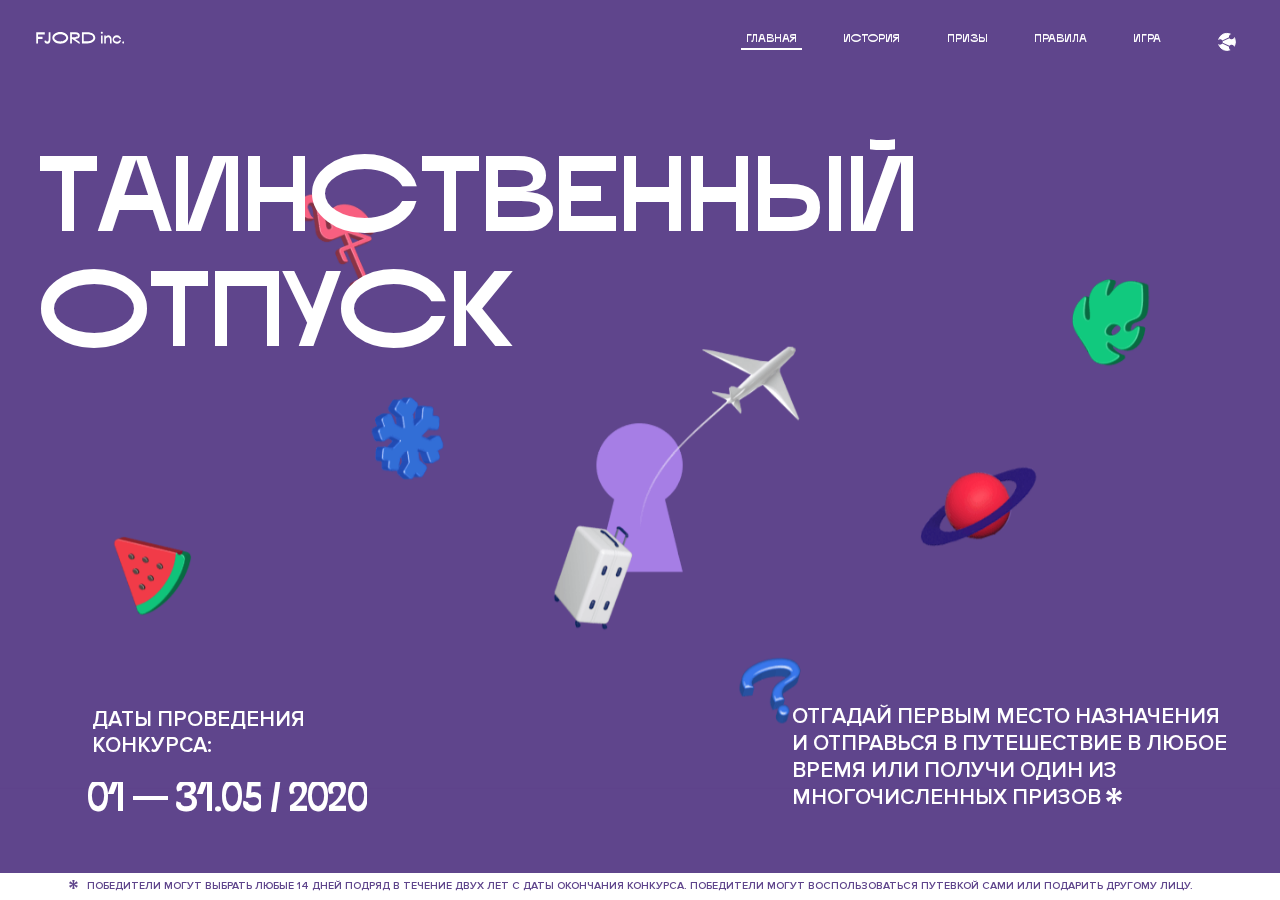
<file: 5/index.html>
<!DOCTYPE html>
<html lang="ru">
<head>
  <meta charset="UTF-8">
  <meta name="description" content="">
  <meta name="viewport" content="width=device-width, initial-scale=1.0">
  <meta http-equiv="X-UA-Compatible" content="ie=edge">
  <title>Mysterious Vacation</title>
<link href="css/style.min.css" rel="stylesheet">  <base href="https://htmlacademy-animation.github.io/2107215-magic-vacation-1/5/">
</head>
<body id="body">
  <header class="page-header js-header">
    <div class="page-header__wrapper">
      <a href="#" class="page-header__logo" aria-label="Перейти на страницу FJORD.Inc">
        <svg width="100" height="15" viewBox="0 0 100 15" fill="none" xmlns="http://www.w3.org/2000/svg">
          <path d="M0.26 1.4V14H2.276V8.906H7.334V6.44H2.276V3.848H9.872V1.4H0.26ZM12.733 14.36C15.127 14.36 16.243 12.65 16.243 9.5V1.4H14.263V8.96C14.263 11.21 13.723 11.876 12.733 11.876C11.833 11.876 11.473 11.3 11.347 10.58L9.36702 10.94C9.63702 13.046 10.663 14.36 12.733 14.36ZM18.3918 7.7C18.3918 11.372 22.3878 14.36 27.3198 14.36C32.2518 14.36 36.2478 11.372 36.2478 7.7C36.2478 4.028 32.2518 1.04 27.3198 1.04C22.3878 1.04 18.3918 4.028 18.3918 7.7ZM20.6058 7.7C20.6058 5.378 23.6118 3.524 27.3198 3.524C30.9918 3.524 33.9798 5.378 33.9798 7.7C33.9798 10.004 30.9918 11.858 27.3198 11.858C23.6118 11.858 20.6058 10.004 20.6058 7.7ZM40.403 14V8.906H40.799L49.079 14.702V12.38L44.039 8.906H44.201C47.999 8.906 49.277 7.304 49.277 5.162C49.277 3.092 47.999 1.4 44.201 1.4H38.387V14H40.403ZM43.535 3.722C45.785 3.722 47.045 4.136 47.045 5.432C47.045 6.764 45.785 7.034 43.535 7.034H40.403V3.722H43.535ZM51.6936 1.382V14H57.8676C62.7456 14 66.7236 11.534 66.7236 7.7C66.7236 3.848 62.7456 1.382 57.8676 1.382H51.6936ZM53.7096 11.624V3.722H57.5436C61.5396 3.722 64.4916 5.018 64.4916 7.7C64.4916 10.238 61.5396 11.624 57.5436 11.624H53.7096ZM73.1832 14.018H74.9832V5H73.1832V14.018ZM72.9132 1.976C72.9132 2.57 73.3992 3.092 74.0832 3.092C74.7492 3.092 75.2352 2.57 75.2352 1.976C75.2352 1.382 74.7672 0.805999 74.0832 0.805999C73.3812 0.805999 72.9132 1.382 72.9132 1.976ZM76.7867 14H78.5687V9.104C78.7487 8.006 79.5947 6.962 81.0887 6.962C82.1147 6.962 83.2667 7.448 83.2667 9.554V14H85.0487V9.014C85.0487 6.152 83.2307 4.73 81.3587 4.73C79.9187 4.73 79.0727 5.558 78.5687 6.854V5H76.7867V14ZM90.9898 14.27C93.5098 14.27 95.3818 12.506 95.7238 10.328H94.0498C93.7258 11.3 92.6998 12.02 90.9898 12.02C88.8478 12.02 87.7678 10.922 87.7678 9.59C87.7678 8.24 88.8478 6.962 90.9898 6.962C92.7538 6.962 93.7978 7.844 94.0858 8.924H95.7418C95.4358 6.71 93.6178 4.73 90.9898 4.73C88.0918 4.73 86.1298 7.124 86.1298 9.59C86.1298 12.074 88.1278 14.27 90.9898 14.27ZM97.0693 12.938C97.0693 13.658 97.5553 14.144 98.2753 14.144C98.9953 14.144 99.4813 13.658 99.4813 12.938C99.4813 12.2 98.9953 11.714 98.2753 11.714C97.5553 11.714 97.0693 12.2 97.0693 12.938Z" fill="currentColor"></path>
        </svg>
      </a>
      <button class="page-header__toggler js-menu-toggler" type="button" aria-label="Управление мобильным меню"><span>Меню</span></button>
      <nav class="page-header__nav">
        <div class="page-header__menu js-menu" id="menu">
          <ul>
            <li>
              <a class="js-menu-link active" href="#top" data-href="top">главная</a>
            </li>
            <li>
              <a class="js-menu-link" href="#story" data-href="story">история</a>
            </li>
            <li>
              <a class="js-menu-link" href="#prizes" data-href="prizes">призы</a>
            </li>
            <li>
              <a class="js-menu-link" href="#rules" data-href="rules">правила</a>
            </li>
            <li>
              <a class="js-menu-link" href="#game" data-href="game">игра</a>
            </li>
          </ul>
        </div>
        <div class="page-header__social">
          <div class="social-block js-social-block">
            <button class="social-block__toggler" aria-label="Управлять блоком с социальными кнопками">
              <svg width="26" height="22" viewBox="0 0 27 22" fill="none" xmlns="http://www.w3.org/2000/svg">
                <path d="M19.6721 7.43664C21.6273 7.43664 23.213 5.85095 23.213 3.89566C23.213 1.94037 21.6273 0.354675 19.6721 0.354675C17.7168 0.354675 16.1311 1.94037 16.1311 3.89566C16.1311 4.19968 16.1728 4.49178 16.2458 4.77345L7.21751 8.95527C6.57519 8.05214 5.52303 7.46049 4.33078 7.46049C2.37549 7.46049 0.789795 9.04618 0.789795 11.0015C0.789795 12.9568 2.37549 14.5425 4.33078 14.5425C5.52303 14.5425 6.57668 13.9508 7.21751 13.0477L16.2458 17.2295C16.1743 17.5112 16.1311 17.8033 16.1311 18.1073C16.1311 20.0626 17.7168 21.6483 19.6721 21.6483C21.6273 21.6483 23.213 20.0626 23.213 18.1073C23.213 16.152 21.6273 14.5663 19.6721 14.5663C18.4798 14.5663 17.4262 15.158 16.7853 16.0611L7.75701 11.8793C7.82854 11.5976 7.87176 11.3055 7.87176 11.0015C7.87176 10.6974 7.83003 10.4053 7.75701 10.1237L16.7853 5.94186C17.4262 6.84499 18.4783 7.43664 19.6721 7.43664Z" fill="currentColor"></path>
              </svg>
            </button>
            <ul class="social-block__list">
              <li>
                <a class="social-block__link social-block__link--fb" href="#" aria-label="Мы на Facebook">
                  <svg width="8" height="17" viewBox="0 0 8 17" fill="none" xmlns="http://www.w3.org/2000/svg">
                    <path d="M4.24646 16.9899H1.09275L1.05793 8.49828H0V5.30707H1.05793V3.81124C1.05793 1.42084 2.57654 0 5.21735 0H7.41758V3.18585H5.30841C4.28262 3.18585 4.2478 3.48582 4.2478 4.24914V5.30707H7.42964L7.16716 8.49828H4.2478V16.9899H4.24646Z" fill="currentColor"></path>
                  </svg>
                </a>
              </li>
              <li>
                <a class="social-block__link social-block__link--insta" href="#" aria-label="Мы в Instagram">
                  <svg width="15" height="15" viewBox="0 0 15 15" fill="none" xmlns="http://www.w3.org/2000/svg">
                    <path d="M11.0197 0H4.19806C2.14246 0 0.471191 1.66993 0.471191 3.72285V10.5499C0.471191 12.6082 2.14112 14.2727 4.19806 14.2727H11.0197C13.0753 14.2727 14.7466 12.6082 14.7466 10.5499V3.72285C14.7466 1.67127 13.0753 0 11.0197 0ZM11.0197 12.4849H4.19806C3.13076 12.4849 2.26432 11.6158 2.26432 10.5512V3.72419C2.26432 2.65956 3.13076 1.79715 4.19806 1.79715H11.0197C12.087 1.79715 12.9535 2.6609 12.9535 3.72419V10.5512C12.9535 11.6145 12.087 12.4849 11.0197 12.4849Z" fill="currentColor"></path>
                    <path d="M7.60887 3.11084C5.38989 3.11084 3.58203 4.9187 3.58203 7.14036C3.58203 9.35532 5.38989 11.1645 7.60887 11.1645C9.83053 11.1645 11.6357 9.35666 11.6357 7.14036C11.6357 4.9187 9.83053 3.11084 7.60887 3.11084ZM7.60887 9.36871C6.37551 9.36871 5.37784 8.37372 5.37784 7.14036C5.37784 5.90699 6.37551 4.90665 7.60887 4.90665C8.83822 4.90665 9.84259 5.90833 9.84259 7.14036C9.84392 8.37238 8.83822 9.36871 7.60887 9.36871Z" fill="currentColor"></path>
                    <path d="M11.3573 2.35962C10.8256 2.35962 10.3931 2.79752 10.3931 3.32381C10.3931 3.85546 10.8256 4.29336 11.3573 4.29336C11.8862 4.29336 12.3215 3.85546 12.3215 3.32381C12.3215 2.79752 11.8862 2.35962 11.3573 2.35962Z" fill="currentColor"></path>
                  </svg>
                </a>
              </li>
              <li>
                <a class="social-block__link social-block__link--vk" href="#" aria-label="Мы ВКонтакте">
                  <svg width="17" height="10" viewBox="0 0 17 10" fill="none" xmlns="http://www.w3.org/2000/svg">
                    <path d="M14.1234 4.9002C14.1234 4.9002 16.3623 1.72708 16.5866 0.680242C16.6595 0.312285 16.4947 0.103188 16.1069 0.103188C16.1069 0.103188 14.8193 0.103188 14.168 0.103188C13.7235 0.103188 13.5587 0.293278 13.4235 0.579768C13.4235 0.579768 12.3724 2.82553 11.0969 4.24712C10.6861 4.70333 10.4781 4.84318 10.2511 4.84318C10.0646 4.84318 9.98625 4.6911 9.98625 4.27834V0.649016C9.98625 0.147997 9.92545 0.00135496 9.5066 0.00135496H6.39628C6.15578 0.00135496 6.0085 0.134417 6.0085 0.324506C6.0085 0.801084 6.73406 0.908351 6.73406 2.20231V4.87305C6.73406 5.40529 6.70569 5.61575 6.45303 5.61575C5.78016 5.61575 4.19528 3.30618 3.30623 0.678887C3.12923 0.145282 2.93737 0 2.43475 0H0.486409C0.205373 0 0 0.190085 0 0.476576C0 0.991172 0.60666 3.40801 2.99277 6.64358C4.59927 8.8201 6.70569 10 8.60269 10C9.76196 10 10.0416 9.80312 10.0416 9.31432V7.63883C10.0416 7.22607 10.2065 7.04956 10.4429 7.04956C10.7078 7.04956 11.1847 7.13238 12.2805 8.22268C13.5843 9.47862 13.6762 10 14.3896 10H16.5676C16.7919 10 17 9.89273 17 9.52342C17 9.02919 16.3623 8.15343 15.384 7.10659C14.9801 6.56755 14.3302 5.98914 14.1248 5.72301C13.8275 5.40801 13.9154 5.23014 14.1234 4.9002Z" fill="currentColor"></path>
                  </svg>
                </a>
              </li>
            </ul>
          </div>
        </div>
      </nav>
    </div>
  </header>

  <main class="page-content">
    <div class="screen-overlay"></div>

    <section class="animation-screen"></section>

    <section class="screen screen--hidden screen--intro" id="top">
      <div class="screen__wrapper">
        <div class="intro">
          <h1 class="intro__title">Таинственный отпуск</h1>
          <div class="intro__content">
            <div class="intro__info">
              <p class="intro__label">Даты проведения конкурса:</p>
              <p class="intro__date">01 — 31.05 / 2020</p>
            </div>
            <div class="intro__message">
              <p>
                Отгадай первым место назначения и&nbsp;отправься в&nbsp;путешествие в&nbsp;любое время или получи один из многочисленных призов
                <svg width="16" height="16" viewBox="0 0 10 10" fill="none" xmlns="http://www.w3.org/2000/svg">
                  <path d="M0 6.35337L3.90271 4.99012L0 3.64663L1.34615 1.32374L4.44287 4.01073L3.67364 0H6.34615L5.57692 4.01073L8.65385 1.32374L10 3.64663L6.13405 4.99012L10 6.35337L8.65385 8.65651L5.57692 5.98927L6.34615 10H3.67364L4.44287 5.96952L1.34615 8.65651L0 6.35337Z" fill="currentColor"></path>
                </svg>
              </p>
            </div>
          </div>
        </div>
      </div>
      <div class="screen__footer js-footer">
        <button class="screen__footer-enlarge js-footer-toggler" type="button" aria-label="Показать сообщение">
          <svg width="10" height="10" viewBox="0 0 10 10" fill="none" xmlns="http://www.w3.org/2000/svg">
            <path d="M0 6.35337L3.90271 4.99012L0 3.64663L1.34615 1.32374L4.44287 4.01073L3.67364 0H6.34615L5.57692 4.01073L8.65385 1.32374L10 3.64663L6.13405 4.99012L10 6.35337L8.65385 8.65651L5.57692 5.98927L6.34615 10H3.67364L4.44287 5.96952L1.34615 8.65651L0 6.35337Z" fill="currentColor"></path>
          </svg>
        </button>
        <button class="screen__footer-collapse js-footer-toggler" type="button" aria-label="Скрыть сообщение">
          <svg width="13" height="13" viewBox="0 0 13 13" fill="none" xmlns="http://www.w3.org/2000/svg">
            <line x1="12.3536" y1="0.353553" x2="0.738349" y2="11.9688" stroke="currentColor"></line>
            <line x1="0.738319" y1="0.539925" x2="12.3535" y2="12.1551" stroke="currentColor"></line>
          </svg>
        </button>
        <div class="screen__footer-wrapper">
          <div class="screen__footer-announce">
            <p class="screen__footer-label">Даты проведения конкурса:</p>
            <p class="screen__footer-date">01 — 31.05 / 2020</p>
          </div>
          <div class="screen__footer-note">
            <p>
              <svg width="10" height="10" viewBox="0 0 10 10" fill="none" xmlns="http://www.w3.org/2000/svg">
                <path d="M0 6.35337L3.90271 4.99012L0 3.64663L1.34615 1.32374L4.44287 4.01073L3.67364 0H6.34615L5.57692 4.01073L8.65385 1.32374L10 3.64663L6.13405 4.99012L10 6.35337L8.65385 8.65651L5.57692 5.98927L6.34615 10H3.67364L4.44287 5.96952L1.34615 8.65651L0 6.35337Z" fill="currentColor"></path>
              </svg>
              <span>Победители могут выбрать любые 14 дней подряд в&nbsp;течение двух лет с&nbsp;даты окончания конкурса. Победители могут воспользоваться путевкой сами или подарить другому лицу.</span>
            </p>
          </div>
        </div>
      </div>
    </section>

    <section class="screen screen--hidden screen--story" id="story">

      <div class="slider swiper-container js-slider">

        <div class="swiper-wrapper">

          <div class="slider__item swiper-slide">
            <h2 class="slider__item-title">История</h2>
            <p class="slider__item-text">Джеймс Таргет был основателем компании &laquo;Fjord Inc.&raquo;. С&nbsp;1965 года &laquo;Fjord Inc.&raquo; прославилась надёжными и&nbsp;удобными чемоданами и&nbsp;аксессуарами для туристов.</p>
          </div>

          <div class="slider__item swiper-slide">
            <p class="slider__item-text">Когда Джеймсу было 7&nbsp;лет, в&nbsp;их&nbsp;доме гостил дядюшка и&nbsp;развлекал детей рассказами о&nbsp;своей поездке в&nbsp;место, показавшееся малышу Таргету невероятным. Тогда Джеймс решил, что однажды посетит его, но&nbsp;не&nbsp;будет рассказывать о&nbsp;мечте, пока не&nbsp;осуществит.</p>
          </div>

          <div class="slider__item swiper-slide">
            <p class="slider__item-text">Джеймс Таргет стал увлеченным путешественником. Он&nbsp;посетил 5&nbsp;континентов, 126&nbsp;стран.</p>
          </div>

          <div class="slider__item swiper-slide">
            <p class="slider__item-text">Он&nbsp;сплавлялся по&nbsp;Амазонке и&nbsp;погружался в&nbsp;пещеры Франции, медитировал в&nbsp;горах Тибета и&nbsp;пожимал руку вождя племени Акугауа.</p>
          </div>

          <div class="slider__item swiper-slide">
            <p class="slider__item-text">Из&nbsp;своих поездок Джеймс Таргет привозил идеи, как сделать свои чемоданы &laquo;Fjord Inc.&raquo; удобными и&nbsp;приспособленными к&nbsp;разным дорожным условиям.</p>
          </div>

          <div class="slider__item swiper-slide">
            <p class="slider__item-text">Всё это время Джеймс не&nbsp;оставлял идею поездки своей мечты. Однако, как только он&nbsp;брался за&nbsp;планирование, возникали препятствия, не&nbsp;позволяющие отправиться туда.</p>
          </div>

          <div class="slider__item swiper-slide">
            <p class="slider__item-text">В&nbsp;возрасте 67&nbsp;лет Джеймс Таргет попал под лавину и&nbsp;погиб. В&nbsp;своём завещании он&nbsp;поручил отправить в&nbsp;заветное путешествие трёх смельчаков, единых с&nbsp;ним духом.</p>
          </div>

          <div class="slider__item swiper-slide">
            <p class="slider__item-text">Тех, кто сможет узнать таинственное место, задавая вопросы специально обученному ИИ&nbsp;&laquo;Соне&raquo;, ждет фантастическое путешествие.</p>
          </div>
        </div>
        <div class="slider__controls">
          <button class="slider__control slider__control--prev js-control-prev" type="button" aria-label="Показать предыдущую историю">
            <svg width="12" height="22" viewBox="0 0 12 22" fill="none" xmlns="http://www.w3.org/2000/svg">
              <path d="M11 1L1 11L11 21" stroke="currentColor" stroke-width="2" stroke-linejoin="round"></path>
            </svg>
          </button>
          <button class="slider__control slider__control--next js-control-next" type="button" aria-label="Показать следующую историю">
            <svg width="12" height="22" viewBox="0 0 12 22" fill="none" xmlns="http://www.w3.org/2000/svg">
              <path d="M1 1L11 11L1 21" stroke="currentColor" stroke-width="2" stroke-linejoin="round"></path>
            </svg>
          </button>
        </div>
        <div class="slider__pagination swiper-pagination"></div>
      </div>
    </section>

    <section class="screen screen--hidden screen--prizes" id="prizes">
      <div class="screen__wrapper">
        <div class="prizes">
          <h2 class="prizes__title">ПРизы</h2>
          <div class="prizes__lead">
            <p>Найди ответ и&nbsp;получи один из&nbsp;призов:</p>
          </div>
          <ul class="prizes__list">
            <li class="prizes__item prizes__item--journeys">
              <div class="prizes__icon">
                <picture>
                  <source srcset="img/prize1-mob.svg" media="(orientation: portrait)">
                  <img src="img/prize1.svg" alt="">
                </picture>
              </div>
              <p class="prizes__desc">
                <b>3</b>
                <span>загадочных путешествия</span>
              </p>
            </li>
            <li class="prizes__item prizes__item--cases">
              <div class="prizes__icon">
                <picture>
                  <source srcset="img/prize2-mob.svg" media="(orientation: portrait)">
                  <img src="img/prize2.svg" alt="">
                </picture>
              </div>
              <p class="prizes__desc">
                <b>7</b>
                <span>надежных чемоданов</span>
              </p>
            </li>
            <li class="prizes__item prizes__item--codes">
              <div class="prizes__icon">
                <picture>
                  <source srcset="img/prize3-mob.svg" media="(orientation: portrait)">
                  <img src="img/prize3.svg" alt="">
                </picture>
              </div>
              <p class="prizes__desc">
                <b>900</b>
                <span>
                  промокодов на&nbsp;скидку 15%
                  <svg width="10" height="10" viewBox="0 0 10 10" fill="none" xmlns="http://www.w3.org/2000/svg">
                    <path d="M0 6.35337L3.90271 4.99012L0 3.64663L1.34615 1.32374L4.44287 4.01073L3.67364 0H6.34615L5.57692 4.01073L8.65385 1.32374L10 3.64663L6.13405 4.99012L10 6.35337L8.65385 8.65651L5.57692 5.98927L6.34615 10H3.67364L4.44287 5.96952L1.34615 8.65651L0 6.35337Z" fill="currentColor"></path>
                  </svg>
                </span>
              </p>
            </li>
          </ul>
        </div>
      </div>
      <div class="screen__footer js-footer">
        <button class="screen__footer-enlarge js-footer-toggler" type="button" aria-label="Показать сообщение">
          <svg width="10" height="10" viewBox="0 0 10 10" fill="none" xmlns="http://www.w3.org/2000/svg">
            <path d="M0 6.35337L3.90271 4.99012L0 3.64663L1.34615 1.32374L4.44287 4.01073L3.67364 0H6.34615L5.57692 4.01073L8.65385 1.32374L10 3.64663L6.13405 4.99012L10 6.35337L8.65385 8.65651L5.57692 5.98927L6.34615 10H3.67364L4.44287 5.96952L1.34615 8.65651L0 6.35337Z" fill="currentColor"></path>
          </svg>
        </button>
        <button class="screen__footer-collapse js-footer-toggler" type="button" aria-label="Скрыть сообщение">
          <svg width="13" height="13" viewBox="0 0 13 13" fill="none" xmlns="http://www.w3.org/2000/svg">
            <line x1="12.3536" y1="0.353553" x2="0.738349" y2="11.9688" stroke="currentColor"></line>
            <line x1="0.738319" y1="0.539925" x2="12.3535" y2="12.1551" stroke="currentColor"></line>
          </svg>
        </button>
        <div class="screen__footer-wrapper">
          <div class="screen__footer-announce">
            <p class="screen__footer-label">Даты проведения конкурса:</p>
            <p class="screen__footer-date">01 — 31.05 / 2020</p>
          </div>
          <div class="screen__footer-note">
            <p>
              <svg width="10" height="10" viewBox="0 0 10 10" fill="none" xmlns="http://www.w3.org/2000/svg">
                <path d="M0 6.35337L3.90271 4.99012L0 3.64663L1.34615 1.32374L4.44287 4.01073L3.67364 0H6.34615L5.57692 4.01073L8.65385 1.32374L10 3.64663L6.13405 4.99012L10 6.35337L8.65385 8.65651L5.57692 5.98927L6.34615 10H3.67364L4.44287 5.96952L1.34615 8.65651L0 6.35337Z" fill="currentColor"></path>
              </svg>
              <span>Скидка&nbsp;15% на&nbsp;единоразовое приобретение путёвки с&nbsp;1&nbsp;июня 2020 по&nbsp;31&nbsp;мая 2022&nbsp;года. Суммируется с&nbsp;другими акциями</span>
            </p>
          </div>
        </div>
      </div>
    </section>

    <section class="screen screen--hidden screen--rules" id="rules">
      <div class="screen__wrapper">
        <div class="rules">
          <h2 class="rules__title">Правила</h2>
          <div class="rules__lead">
            <p>Для того чтобы получить наследство Джеймса Таргета, тебе нужно выведать у&nbsp;&laquo;Сони&raquo;, куда предстоит отправиться тебе в&nbsp;случае победы</p>
          </div>
          <ol class="rules__list">
            <li class="rules__item">
              <p>Тебе отводится <br>5&nbsp;минут</p>
            </li>
            <li class="rules__item">
              <p>Задавай любые вопросы в&nbsp;текстовом поле</p>
            </li>
            <li class="rules__item">
              <p>Нажимай кнопку &laquo;Узнать&raquo;, чтобы получить ответ</p>
            </li>
            <li class="rules__item">
              <p>&laquo;Соня&raquo; может отвечать только&nbsp;Да или Нет</p>
            </li>
          </ol>
          <a href="#game" class="rules__link btn">Погнали!</a>
        </div>
      </div>
      <div class="screen__disclaimer">
        <div class="disclaimer">
          <ul>
            <li>
              <a href="#">Правовая информация</a>
            </li>
            <li>
              <a href="#">Подробные правила</a>
            </li>
          </ul>
        </div>
      </div>
    </section>

    <section class="screen screen--hidden screen--game" id="game">
      <div class="screen__wrapper">
        <div class="game">
          <div class="game__header">
            <h2 class="game__title">Игра</h2>
            <div class="game__counter">
              <span>05</span>:<span>00</span>
            </div>
          </div>
          <div class="game__body">
            <div class="chat">
              <div class="chat__body js-chat">
                <ul class="chat__list" id="messages"></ul>
              </div>
              <div class="chat__footer">
                <form action="#" method="post" class="form" id="message-form">
                  <label for="message-field" class="visually-hidden">Поле для ввода вопроса</label>
                  <input type="text" class="form__field" id="message-field" placeholder="Задай вопрос">
                  <button class="form__button btn">
                    Узнать
                    <svg width="18" height="19" viewBox="0 0 18 19" fill="none" xmlns="http://www.w3.org/2000/svg">
                      <path stroke="currentColor" stroke-width="2" d="M9 19V1"></path>
                      <path d="M1 9l8-8 8 8" stroke="currentColor" stroke-width="2" stroke-linejoin="round"></path>
                    </svg>
                  </button>
                </form>
              </div>
            </div>
          </div>
          <!-- временные кнопки для показа результата -->
          <div class="game__buttons">
            <button class="game__button btn js-show-result" type="button" data-target="result">Положительный результат</button>
            <button class="game__button btn js-show-result" type="button" data-target="result2">Положительный результат - 2</button>
            <button class="game__button btn js-show-result" type="button" data-target="result3">Отрицательный результат</button>
          </div>
        </div>
      </div>
    </section>

    <section class="screen screen--hidden screen--result" id="result">
      <div class="screen__wrapper">
        <div class="result result--trip">
          <div class="result__image">
            <picture>
              <source srcset="img/result1-mob.png 1x, img/result1-mob@2x.png 2x" media="(max-width: 768px) and (orientation: portrait)">
              <img src="img/result1.png" srcset="img/result1@2x.png 2x" alt="">
            </picture>

          </div>
          <h2 class="result__title">
            <span class="visually-hidden">ПОбеда!</span>
            <svg xmlns="http://www.w3.org/2000/svg" viewBox="0 0 568.85 109.24">
              <path d="M16,24.44V92H2.6V8H75V92H61.52V24.44H16Z" transform="translate(-2.1 -1.5)" fill="none" stroke="currentColor"></path>
              <path d="M148.76,5.6c32.88,0,59.52,19.92,59.52,44.4s-26.64,44.4-59.52,44.4S89.24,74.48,89.24,50,115.88,5.6,148.76,5.6Zm0,72.12c24.48,0,44.4-12.36,44.4-27.72s-19.92-27.84-44.4-27.84C124,22.16,104,34.52,104,50S124,77.72,148.76,77.72Z" transform="translate(-2.1 -1.5)" fill="none" stroke="currentColor"></path>
              <path d="M287.36,8V24.44H236v14.4h25.32c25.44,0,34,11.16,34,26.52,0,15.6-8.52,26.64-34,26.64H222.56V8h64.8ZM256.88,76.52c15.12,0,23.52-2,23.52-11.52S272,54.44,256.88,54.44H236V76.52h20.88Z" transform="translate(-2.1 -1.5)" fill="none" stroke="currentColor"></path>
              <path d="M371.47,8V24.44H320.84V41.6h33.6V58h-33.6V75.56h50.64V92H307.4V8h64.08Z" transform="translate(-2.1 -1.5)" fill="none" stroke="currentColor"></path>
              <path d="M382.39,110.24V75.56h7.44c4.56-4.68,7.8-18.36,8.76-56L399,8h48.6V75.56h10v34.68H442.87V92H397v18.24H382.39Zm51.72-34.68V24.44H411.55v3.12c-0.48,22.44-3.24,37.68-7.2,48h29.76Z" transform="translate(-2.1 -1.5)" fill="none" stroke="currentColor"></path>
              <path d="M463.75,92l28-84h27.12l28.08,84H533.47l-7.8-23.52h-37.8L480.07,92H463.75Zm56.64-40L507,11.84,493.51,52h26.88Z" transform="translate(-2.1 -1.5)" fill="none" stroke="currentColor"></path>
              <path d="M554.12,70.4L555.55,2H569l1.44,68.4H554.12Zm8.28,6.36c4.8,0,8,3.24,8,8.16a8,8,0,1,1-16.08,0C554.35,80,557.59,76.76,562.39,76.76Z" transform="translate(-2.1 -1.5)" fill="none" stroke="currentColor"></path>
            </svg>
          </h2>
          <div class="result__text">
            <p>ты&nbsp;отправляешься в&nbsp;Арктику!</p>
          </div>
          <div class="result__form">
            <form action="#" method="post" class="form form--result">
              <label for="email-field" class="form__label">зарегистрируй результат</label>
              <input type="email" class="form__field" id="email-field" placeholder="e-mail для регистации результата и получения приза" required="">
              <button class="form__button btn">
                отправить
                <svg width="18" height="19" viewBox="0 0 18 19" fill="none" xmlns="http://www.w3.org/2000/svg">
                  <path stroke="currentColor" stroke-width="2" d="M9 19V1"></path>
                  <path d="M1 9l8-8 8 8" stroke="currentColor" stroke-width="2" stroke-linejoin="round"></path>
                </svg>
              </button>
            </form>
          </div>
        </div>
      </div>
    </section>

    <section class="screen screen--hidden screen--result" id="result2">
      <div class="screen__wrapper">
        <div class="result result--prize">
          <div class="result__image">
            <div class="result__image-flamingo">
              <img src="img/module-2/win-suitcase/flamingo.png" width="330" height="200" alt="Фламинго">
            </div>
            <div class="result__image-leaf-right">
              <img src="img/module-2/win-suitcase/leaf blue 1.png" width="330" height="200" alt="Лист">
            </div>
            <div class="result__image-leaf-left">
              <img src="img/module-2/win-suitcase/leaf blue 2.png" width="330" height="200" alt="Лист">
            </div>
            <div class="result__image-leaf-green">
              <img src="img/module-2/win-suitcase/leaf green.png" width="330" height="200" alt="Папоротник">
            </div>
            <div class="result__image-suitcase">
              <img src="img/module-2/win-suitcase/suitcase.png" width="330" height="200" alt="Чемодан для путешествия">
            </div>
          </div>
          <h2 class="result__title">
            <span class="visually-hidden">ПОбеда!</span>
            <svg xmlns="http://www.w3.org/2000/svg" viewBox="0 0 568.85 109.24">
              <path d="M16,24.44V92H2.6V8H75V92H61.52V24.44H16Z" transform="translate(-2.1 -1.5)" fill="none" stroke="currentColor"></path>
              <path d="M148.76,5.6c32.88,0,59.52,19.92,59.52,44.4s-26.64,44.4-59.52,44.4S89.24,74.48,89.24,50,115.88,5.6,148.76,5.6Zm0,72.12c24.48,0,44.4-12.36,44.4-27.72s-19.92-27.84-44.4-27.84C124,22.16,104,34.52,104,50S124,77.72,148.76,77.72Z" transform="translate(-2.1 -1.5)" fill="none" stroke="currentColor"></path>
              <path d="M287.36,8V24.44H236v14.4h25.32c25.44,0,34,11.16,34,26.52,0,15.6-8.52,26.64-34,26.64H222.56V8h64.8ZM256.88,76.52c15.12,0,23.52-2,23.52-11.52S272,54.44,256.88,54.44H236V76.52h20.88Z" transform="translate(-2.1 -1.5)" fill="none" stroke="currentColor"></path>
              <path d="M371.47,8V24.44H320.84V41.6h33.6V58h-33.6V75.56h50.64V92H307.4V8h64.08Z" transform="translate(-2.1 -1.5)" fill="none" stroke="currentColor"></path>
              <path d="M382.39,110.24V75.56h7.44c4.56-4.68,7.8-18.36,8.76-56L399,8h48.6V75.56h10v34.68H442.87V92H397v18.24H382.39Zm51.72-34.68V24.44H411.55v3.12c-0.48,22.44-3.24,37.68-7.2,48h29.76Z" transform="translate(-2.1 -1.5)" fill="none" stroke="currentColor"></path>
              <path d="M463.75,92l28-84h27.12l28.08,84H533.47l-7.8-23.52h-37.8L480.07,92H463.75Zm56.64-40L507,11.84,493.51,52h26.88Z" transform="translate(-2.1 -1.5)" fill="none" stroke="currentColor"></path>
              <path d="M554.12,70.4L555.55,2H569l1.44,68.4H554.12Zm8.28,6.36c4.8,0,8,3.24,8,8.16a8,8,0,1,1-16.08,0C554.35,80,557.59,76.76,562.39,76.76Z" transform="translate(-2.1 -1.5)" fill="none" stroke="currentColor"></path>
            </svg>
          </h2>
          <div class="result__text">
            <p>чемодан &laquo;Fjord&nbsp;Inc.&raquo;&nbsp;твой</p>
          </div>
          <div class="result__form">
            <form action="#" method="post" class="form form--result">
              <label for="email-field2" class="form__label">зарегистрируй результат</label>
              <input type="email" class="form__field" id="email-field2" placeholder="e-mail для регистации результата и получения приза" required="">
              <button class="form__button btn">
                отправить
                <svg width="18" height="19" viewBox="0 0 18 19" fill="none" xmlns="http://www.w3.org/2000/svg">
                  <path stroke="currentColor" stroke-width="2" d="M9 19V1"></path>
                  <path d="M1 9l8-8 8 8" stroke="currentColor" stroke-width="2" stroke-linejoin="round"></path>
                </svg>
              </button>
            </form>
          </div>
        </div>
      </div>
    </section>

    <section class="screen screen--hidden screen--result" id="result3">
      <div class="screen__wrapper">
        <div class="result result--negative">
          <div class="result__image">
            <picture>
              <source srcset="img/result3-mob.png 1x, img/result3-mob@2x.png 2x" media="(max-width: 768px) and (orientation: portrait)">
              <img src="img/result3.png" srcset="img/result3@2x.png 2x" alt="">
            </picture>
          </div>
          <h2 class="result__title">
            <span class="visually-hidden">Не угадал!</span>
            <svg xmlns="http://www.w3.org/2000/svg" viewBox="0 0 660.77 109.24">
              <path d="M2.66,92V8H16.1V42.2H53.3V8H66.74V92H53.3V58.64H16.1V92H2.66Z" transform="translate(-2.16 -1.5)" fill="none" stroke="currentColor"></path>
              <path d="M147.62,8V24.44H97V41.6h33.6V58H97V75.56h50.64V92H83.54V8h64.08Z" transform="translate(-2.16 -1.5)" fill="none" stroke="currentColor"></path>
              <path d="M199.22,8l20.52,42.36L235.34,8h16.44l-31,84H204.38l9.48-25.92L185.78,8h13.44Z" transform="translate(-2.16 -1.5)" fill="none" stroke="currentColor"></path>
              <path d="M273.74,24.44V92H260.3V8h50.16V24.44H273.74Z" transform="translate(-2.16 -1.5)" fill="none" stroke="currentColor"></path>
              <path d="M307.1,92l28-84h27.12l28.08,84H376.82L369,68.48h-37.8L323.42,92H307.1Zm56.64-40L350.3,11.84,336.86,52h26.88Z" transform="translate(-2.16 -1.5)" fill="none" stroke="currentColor"></path>
              <path d="M396.38,110.24V75.56h7.44c4.56-4.68,7.8-18.36,8.76-56L412.94,8h48.6V75.56h10v34.68H456.86V92H411v18.24H396.38ZM448.1,75.56V24.44H425.54v3.12c-0.48,22.44-3.24,37.68-7.2,48H448.1Z" transform="translate(-2.16 -1.5)" fill="none" stroke="currentColor"></path>
              <path d="M477.74,92l28-84h27.12L560.9,92H547.46l-7.8-23.52h-37.8L494.06,92H477.74Zm56.64-40-13.44-40.2L507.5,52h26.88Z" transform="translate(-2.16 -1.5)" fill="none" stroke="currentColor"></path>
              <path d="M568.7,76.88a13.77,13.77,0,0,0,5,1c6.6,0,10.44-6.24,12-58.32L586.22,8h46.2V92H619V24.44H598.82l-0.12,3.12C597.14,81,589,94.4,573.74,94.4a28.55,28.55,0,0,1-6.72-.84Z" transform="translate(-2.16 -1.5)" fill="none" stroke="currentColor"></path>
              <path d="M646.1,70.4L647.54,2H661l1.44,68.4H646.1Zm8.28,6.36c4.8,0,8,3.24,8,8.16a8,8,0,0,1-16.08,0C646.34,80,649.58,76.76,654.38,76.76Z" transform="translate(-2.16 -1.5)" fill="none" stroke="currentColor"></path>
            </svg>
          </h2>
          <button class="result__button js-play" type="button">
            не сдавайся!
            <span>
              <svg width="27" height="22" viewBox="0 0 27 22" fill="none" xmlns="http://www.w3.org/2000/svg">
                <path d="M10.6899 1.47998C5.42992 1.47998 1.16992 5.73998 1.16992 11C1.16992 16.26 5.42992 20.52 10.6899 20.52C15.9499 20.52 20.2099 16.26 20.2099 11V7.13998" stroke="currentColor" stroke-width="2" stroke-miterlimit="10"></path>
                <path d="M15.1099 12.5099L20.1499 7.13989L25.3099 12.6299" stroke="currentColor" stroke-width="2" stroke-miterlimit="10" stroke-linejoin="round"></path>
              </svg>
            </span>
          </button>
        </div>
      </div>
    </section>

  </main>

<script src="js/script.js"></script></body>
</html>
</file>
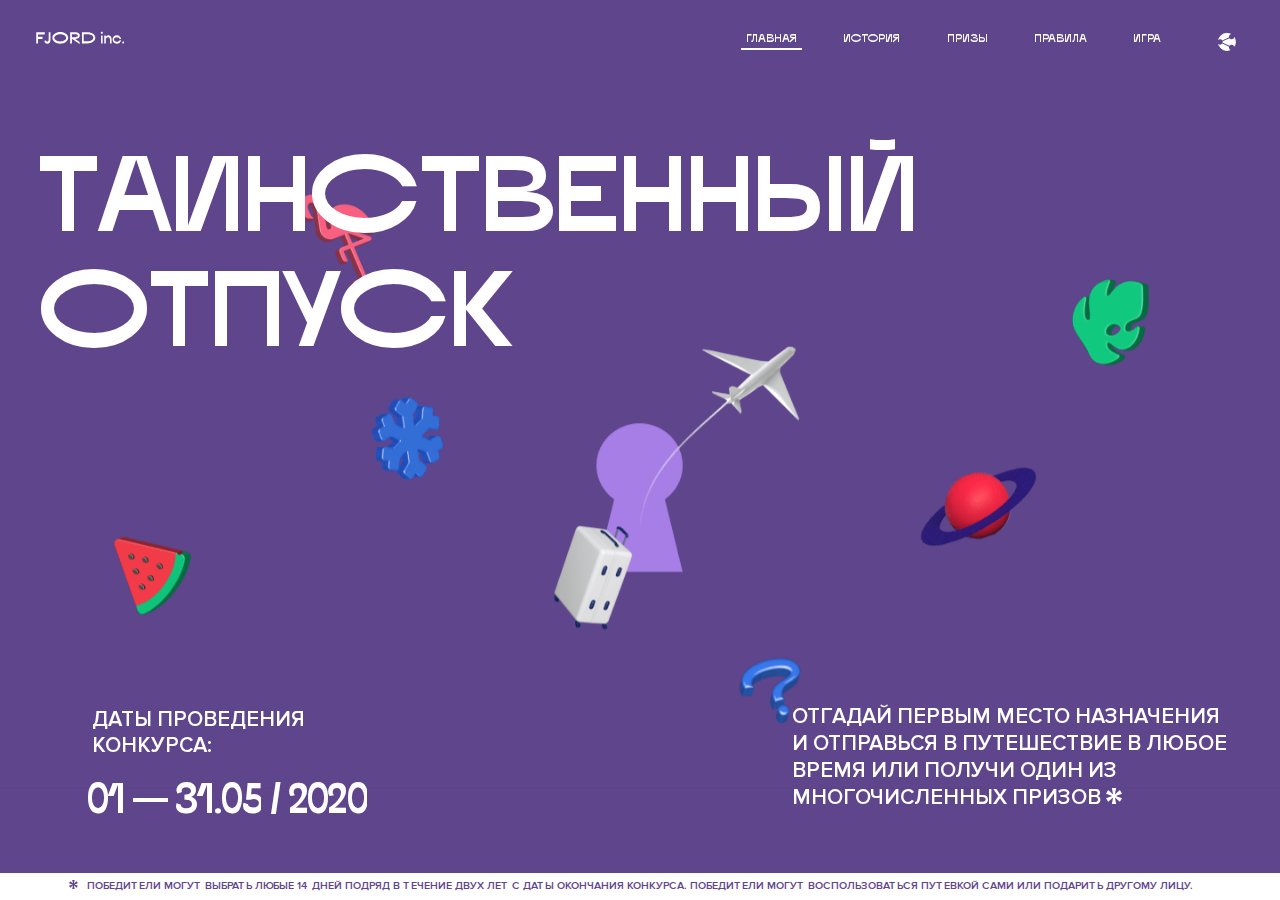
<file: 6/index.html>
<!DOCTYPE html>
<html lang="ru">
<head>
  <meta charset="UTF-8">
  <meta name="description" content="">
  <meta name="viewport" content="width=device-width, initial-scale=1.0">
  <meta http-equiv="X-UA-Compatible" content="ie=edge">
  <title>Mysterious Vacation</title>
<link href="css/style.min.css" rel="stylesheet">  <base href="https://htmlacademy-animation.github.io/2107215-magic-vacation-1/6/">
</head>
<body id="body">
  <header class="page-header js-header">
    <div class="page-header__wrapper">
      <a href="#" class="page-header__logo" aria-label="Перейти на страницу FJORD.Inc">
        <svg width="100" height="15" viewBox="0 0 100 15" fill="none" xmlns="http://www.w3.org/2000/svg">
          <path d="M0.26 1.4V14H2.276V8.906H7.334V6.44H2.276V3.848H9.872V1.4H0.26ZM12.733 14.36C15.127 14.36 16.243 12.65 16.243 9.5V1.4H14.263V8.96C14.263 11.21 13.723 11.876 12.733 11.876C11.833 11.876 11.473 11.3 11.347 10.58L9.36702 10.94C9.63702 13.046 10.663 14.36 12.733 14.36ZM18.3918 7.7C18.3918 11.372 22.3878 14.36 27.3198 14.36C32.2518 14.36 36.2478 11.372 36.2478 7.7C36.2478 4.028 32.2518 1.04 27.3198 1.04C22.3878 1.04 18.3918 4.028 18.3918 7.7ZM20.6058 7.7C20.6058 5.378 23.6118 3.524 27.3198 3.524C30.9918 3.524 33.9798 5.378 33.9798 7.7C33.9798 10.004 30.9918 11.858 27.3198 11.858C23.6118 11.858 20.6058 10.004 20.6058 7.7ZM40.403 14V8.906H40.799L49.079 14.702V12.38L44.039 8.906H44.201C47.999 8.906 49.277 7.304 49.277 5.162C49.277 3.092 47.999 1.4 44.201 1.4H38.387V14H40.403ZM43.535 3.722C45.785 3.722 47.045 4.136 47.045 5.432C47.045 6.764 45.785 7.034 43.535 7.034H40.403V3.722H43.535ZM51.6936 1.382V14H57.8676C62.7456 14 66.7236 11.534 66.7236 7.7C66.7236 3.848 62.7456 1.382 57.8676 1.382H51.6936ZM53.7096 11.624V3.722H57.5436C61.5396 3.722 64.4916 5.018 64.4916 7.7C64.4916 10.238 61.5396 11.624 57.5436 11.624H53.7096ZM73.1832 14.018H74.9832V5H73.1832V14.018ZM72.9132 1.976C72.9132 2.57 73.3992 3.092 74.0832 3.092C74.7492 3.092 75.2352 2.57 75.2352 1.976C75.2352 1.382 74.7672 0.805999 74.0832 0.805999C73.3812 0.805999 72.9132 1.382 72.9132 1.976ZM76.7867 14H78.5687V9.104C78.7487 8.006 79.5947 6.962 81.0887 6.962C82.1147 6.962 83.2667 7.448 83.2667 9.554V14H85.0487V9.014C85.0487 6.152 83.2307 4.73 81.3587 4.73C79.9187 4.73 79.0727 5.558 78.5687 6.854V5H76.7867V14ZM90.9898 14.27C93.5098 14.27 95.3818 12.506 95.7238 10.328H94.0498C93.7258 11.3 92.6998 12.02 90.9898 12.02C88.8478 12.02 87.7678 10.922 87.7678 9.59C87.7678 8.24 88.8478 6.962 90.9898 6.962C92.7538 6.962 93.7978 7.844 94.0858 8.924H95.7418C95.4358 6.71 93.6178 4.73 90.9898 4.73C88.0918 4.73 86.1298 7.124 86.1298 9.59C86.1298 12.074 88.1278 14.27 90.9898 14.27ZM97.0693 12.938C97.0693 13.658 97.5553 14.144 98.2753 14.144C98.9953 14.144 99.4813 13.658 99.4813 12.938C99.4813 12.2 98.9953 11.714 98.2753 11.714C97.5553 11.714 97.0693 12.2 97.0693 12.938Z" fill="currentColor"></path>
        </svg>
      </a>
      <button class="page-header__toggler js-menu-toggler" type="button" aria-label="Управление мобильным меню"><span>Меню</span></button>
      <nav class="page-header__nav">
        <div class="page-header__menu js-menu" id="menu">
          <ul>
            <li>
              <a class="js-menu-link active" href="#top" data-href="top">главная</a>
            </li>
            <li>
              <a class="js-menu-link" href="#story" data-href="story">история</a>
            </li>
            <li>
              <a class="js-menu-link" href="#prizes" data-href="prizes">призы</a>
            </li>
            <li>
              <a class="js-menu-link" href="#rules" data-href="rules">правила</a>
            </li>
            <li>
              <a class="js-menu-link" href="#game" data-href="game">игра</a>
            </li>
          </ul>
        </div>
        <div class="page-header__social">
          <div class="social-block js-social-block">
            <button class="social-block__toggler" aria-label="Управлять блоком с социальными кнопками">
              <svg width="26" height="22" viewBox="0 0 27 22" fill="none" xmlns="http://www.w3.org/2000/svg">
                <path d="M19.6721 7.43664C21.6273 7.43664 23.213 5.85095 23.213 3.89566C23.213 1.94037 21.6273 0.354675 19.6721 0.354675C17.7168 0.354675 16.1311 1.94037 16.1311 3.89566C16.1311 4.19968 16.1728 4.49178 16.2458 4.77345L7.21751 8.95527C6.57519 8.05214 5.52303 7.46049 4.33078 7.46049C2.37549 7.46049 0.789795 9.04618 0.789795 11.0015C0.789795 12.9568 2.37549 14.5425 4.33078 14.5425C5.52303 14.5425 6.57668 13.9508 7.21751 13.0477L16.2458 17.2295C16.1743 17.5112 16.1311 17.8033 16.1311 18.1073C16.1311 20.0626 17.7168 21.6483 19.6721 21.6483C21.6273 21.6483 23.213 20.0626 23.213 18.1073C23.213 16.152 21.6273 14.5663 19.6721 14.5663C18.4798 14.5663 17.4262 15.158 16.7853 16.0611L7.75701 11.8793C7.82854 11.5976 7.87176 11.3055 7.87176 11.0015C7.87176 10.6974 7.83003 10.4053 7.75701 10.1237L16.7853 5.94186C17.4262 6.84499 18.4783 7.43664 19.6721 7.43664Z" fill="currentColor"></path>
              </svg>
            </button>
            <ul class="social-block__list">
              <li>
                <a class="social-block__link social-block__link--fb" href="#" aria-label="Мы на Facebook">
                  <svg width="8" height="17" viewBox="0 0 8 17" fill="none" xmlns="http://www.w3.org/2000/svg">
                    <path d="M4.24646 16.9899H1.09275L1.05793 8.49828H0V5.30707H1.05793V3.81124C1.05793 1.42084 2.57654 0 5.21735 0H7.41758V3.18585H5.30841C4.28262 3.18585 4.2478 3.48582 4.2478 4.24914V5.30707H7.42964L7.16716 8.49828H4.2478V16.9899H4.24646Z" fill="currentColor"></path>
                  </svg>
                </a>
              </li>
              <li>
                <a class="social-block__link social-block__link--insta" href="#" aria-label="Мы в Instagram">
                  <svg width="15" height="15" viewBox="0 0 15 15" fill="none" xmlns="http://www.w3.org/2000/svg">
                    <path d="M11.0197 0H4.19806C2.14246 0 0.471191 1.66993 0.471191 3.72285V10.5499C0.471191 12.6082 2.14112 14.2727 4.19806 14.2727H11.0197C13.0753 14.2727 14.7466 12.6082 14.7466 10.5499V3.72285C14.7466 1.67127 13.0753 0 11.0197 0ZM11.0197 12.4849H4.19806C3.13076 12.4849 2.26432 11.6158 2.26432 10.5512V3.72419C2.26432 2.65956 3.13076 1.79715 4.19806 1.79715H11.0197C12.087 1.79715 12.9535 2.6609 12.9535 3.72419V10.5512C12.9535 11.6145 12.087 12.4849 11.0197 12.4849Z" fill="currentColor"></path>
                    <path d="M7.60887 3.11084C5.38989 3.11084 3.58203 4.9187 3.58203 7.14036C3.58203 9.35532 5.38989 11.1645 7.60887 11.1645C9.83053 11.1645 11.6357 9.35666 11.6357 7.14036C11.6357 4.9187 9.83053 3.11084 7.60887 3.11084ZM7.60887 9.36871C6.37551 9.36871 5.37784 8.37372 5.37784 7.14036C5.37784 5.90699 6.37551 4.90665 7.60887 4.90665C8.83822 4.90665 9.84259 5.90833 9.84259 7.14036C9.84392 8.37238 8.83822 9.36871 7.60887 9.36871Z" fill="currentColor"></path>
                    <path d="M11.3573 2.35962C10.8256 2.35962 10.3931 2.79752 10.3931 3.32381C10.3931 3.85546 10.8256 4.29336 11.3573 4.29336C11.8862 4.29336 12.3215 3.85546 12.3215 3.32381C12.3215 2.79752 11.8862 2.35962 11.3573 2.35962Z" fill="currentColor"></path>
                  </svg>
                </a>
              </li>
              <li>
                <a class="social-block__link social-block__link--vk" href="#" aria-label="Мы ВКонтакте">
                  <svg width="17" height="10" viewBox="0 0 17 10" fill="none" xmlns="http://www.w3.org/2000/svg">
                    <path d="M14.1234 4.9002C14.1234 4.9002 16.3623 1.72708 16.5866 0.680242C16.6595 0.312285 16.4947 0.103188 16.1069 0.103188C16.1069 0.103188 14.8193 0.103188 14.168 0.103188C13.7235 0.103188 13.5587 0.293278 13.4235 0.579768C13.4235 0.579768 12.3724 2.82553 11.0969 4.24712C10.6861 4.70333 10.4781 4.84318 10.2511 4.84318C10.0646 4.84318 9.98625 4.6911 9.98625 4.27834V0.649016C9.98625 0.147997 9.92545 0.00135496 9.5066 0.00135496H6.39628C6.15578 0.00135496 6.0085 0.134417 6.0085 0.324506C6.0085 0.801084 6.73406 0.908351 6.73406 2.20231V4.87305C6.73406 5.40529 6.70569 5.61575 6.45303 5.61575C5.78016 5.61575 4.19528 3.30618 3.30623 0.678887C3.12923 0.145282 2.93737 0 2.43475 0H0.486409C0.205373 0 0 0.190085 0 0.476576C0 0.991172 0.60666 3.40801 2.99277 6.64358C4.59927 8.8201 6.70569 10 8.60269 10C9.76196 10 10.0416 9.80312 10.0416 9.31432V7.63883C10.0416 7.22607 10.2065 7.04956 10.4429 7.04956C10.7078 7.04956 11.1847 7.13238 12.2805 8.22268C13.5843 9.47862 13.6762 10 14.3896 10H16.5676C16.7919 10 17 9.89273 17 9.52342C17 9.02919 16.3623 8.15343 15.384 7.10659C14.9801 6.56755 14.3302 5.98914 14.1248 5.72301C13.8275 5.40801 13.9154 5.23014 14.1234 4.9002Z" fill="currentColor"></path>
                  </svg>
                </a>
              </li>
            </ul>
          </div>
        </div>
      </nav>
    </div>
  </header>

  <main class="page-content">
    <div class="screen-overlay"></div>

    <!-- <section class="animation-screen"></section> -->

    <section class="screen screen--hidden screen--intro" id="top">
      <section class="animation-screen"></section>
      <div class="screen__wrapper">
        <div class="intro">
          <h1 class="intro__title">Таинственный отпуск</h1>
          <div class="intro__content">
            <div class="intro__info">
              <p class="intro__label">Даты проведения конкурса:</p>
              <p class="intro__date">01 — 31.05 / 2020</p>
            </div>
            <div class="intro__message">
              <p>
                Отгадай первым место назначения и&nbsp;отправься в&nbsp;путешествие в&nbsp;любое время или получи один из многочисленных призов
                <svg width="16" height="16" viewBox="0 0 10 10" fill="none" xmlns="http://www.w3.org/2000/svg">
                  <path d="M0 6.35337L3.90271 4.99012L0 3.64663L1.34615 1.32374L4.44287 4.01073L3.67364 0H6.34615L5.57692 4.01073L8.65385 1.32374L10 3.64663L6.13405 4.99012L10 6.35337L8.65385 8.65651L5.57692 5.98927L6.34615 10H3.67364L4.44287 5.96952L1.34615 8.65651L0 6.35337Z" fill="currentColor"></path>
                </svg>
              </p>
            </div>
          </div>
        </div>
      </div>
      <div class="screen__footer js-footer">
        <button class="screen__footer-enlarge js-footer-toggler" type="button" aria-label="Показать сообщение">
          <svg width="10" height="10" viewBox="0 0 10 10" fill="none" xmlns="http://www.w3.org/2000/svg">
            <path d="M0 6.35337L3.90271 4.99012L0 3.64663L1.34615 1.32374L4.44287 4.01073L3.67364 0H6.34615L5.57692 4.01073L8.65385 1.32374L10 3.64663L6.13405 4.99012L10 6.35337L8.65385 8.65651L5.57692 5.98927L6.34615 10H3.67364L4.44287 5.96952L1.34615 8.65651L0 6.35337Z" fill="currentColor"></path>
          </svg>
        </button>
        <button class="screen__footer-collapse js-footer-toggler" type="button" aria-label="Скрыть сообщение">
          <svg width="13" height="13" viewBox="0 0 13 13" fill="none" xmlns="http://www.w3.org/2000/svg">
            <line x1="12.3536" y1="0.353553" x2="0.738349" y2="11.9688" stroke="currentColor"></line>
            <line x1="0.738319" y1="0.539925" x2="12.3535" y2="12.1551" stroke="currentColor"></line>
          </svg>
        </button>
        <div class="screen__footer-wrapper">
          <div class="screen__footer-announce">
            <p class="screen__footer-label">Даты проведения конкурса:</p>
            <p class="screen__footer-date">01 — 31.05 / 2020</p>
          </div>
          <div class="screen__footer-note">
            <p>
              <svg width="10" height="10" viewBox="0 0 10 10" fill="none" xmlns="http://www.w3.org/2000/svg">
                <path d="M0 6.35337L3.90271 4.99012L0 3.64663L1.34615 1.32374L4.44287 4.01073L3.67364 0H6.34615L5.57692 4.01073L8.65385 1.32374L10 3.64663L6.13405 4.99012L10 6.35337L8.65385 8.65651L5.57692 5.98927L6.34615 10H3.67364L4.44287 5.96952L1.34615 8.65651L0 6.35337Z" fill="currentColor"></path>
              </svg>
              <span>Победители могут выбрать любые 14 дней подряд в&nbsp;течение двух лет с&nbsp;даты окончания конкурса. Победители могут воспользоваться путевкой сами или подарить другому лицу.</span>
            </p>
          </div>
        </div>
      </div>
    </section>

    <section class="screen screen--hidden screen--story" id="story">

      <div class="slider swiper-container js-slider">

        <div class="swiper-wrapper">

          <div class="slider__item swiper-slide">
            <h2 class="slider__item-title">История</h2>
            <p class="slider__item-text">Джеймс Таргет был основателем компании &laquo;Fjord Inc.&raquo;. С&nbsp;1965 года &laquo;Fjord Inc.&raquo; прославилась надёжными и&nbsp;удобными чемоданами и&nbsp;аксессуарами для туристов.</p>
          </div>

          <div class="slider__item swiper-slide">
            <p class="slider__item-text">Когда Джеймсу было 7&nbsp;лет, в&nbsp;их&nbsp;доме гостил дядюшка и&nbsp;развлекал детей рассказами о&nbsp;своей поездке в&nbsp;место, показавшееся малышу Таргету невероятным. Тогда Джеймс решил, что однажды посетит его, но&nbsp;не&nbsp;будет рассказывать о&nbsp;мечте, пока не&nbsp;осуществит.</p>
          </div>

          <div class="slider__item swiper-slide">
            <p class="slider__item-text">Джеймс Таргет стал увлеченным путешественником. Он&nbsp;посетил 5&nbsp;континентов, 126&nbsp;стран.</p>
          </div>

          <div class="slider__item swiper-slide">
            <p class="slider__item-text">Он&nbsp;сплавлялся по&nbsp;Амазонке и&nbsp;погружался в&nbsp;пещеры Франции, медитировал в&nbsp;горах Тибета и&nbsp;пожимал руку вождя племени Акугауа.</p>
          </div>

          <div class="slider__item swiper-slide">
            <p class="slider__item-text">Из&nbsp;своих поездок Джеймс Таргет привозил идеи, как сделать свои чемоданы &laquo;Fjord Inc.&raquo; удобными и&nbsp;приспособленными к&nbsp;разным дорожным условиям.</p>
          </div>

          <div class="slider__item swiper-slide">
            <p class="slider__item-text">Всё это время Джеймс не&nbsp;оставлял идею поездки своей мечты. Однако, как только он&nbsp;брался за&nbsp;планирование, возникали препятствия, не&nbsp;позволяющие отправиться туда.</p>
          </div>

          <div class="slider__item swiper-slide">
            <p class="slider__item-text">В&nbsp;возрасте 67&nbsp;лет Джеймс Таргет попал под лавину и&nbsp;погиб. В&nbsp;своём завещании он&nbsp;поручил отправить в&nbsp;заветное путешествие трёх смельчаков, единых с&nbsp;ним духом.</p>
          </div>

          <div class="slider__item swiper-slide">
            <p class="slider__item-text">Тех, кто сможет узнать таинственное место, задавая вопросы специально обученному ИИ&nbsp;&laquo;Соне&raquo;, ждет фантастическое путешествие.</p>
          </div>
        </div>
        <div class="slider__controls">
          <button class="slider__control slider__control--prev js-control-prev" type="button" aria-label="Показать предыдущую историю">
            <svg width="12" height="22" viewBox="0 0 12 22" fill="none" xmlns="http://www.w3.org/2000/svg">
              <path d="M11 1L1 11L11 21" stroke="currentColor" stroke-width="2" stroke-linejoin="round"></path>
            </svg>
          </button>
          <button class="slider__control slider__control--next js-control-next" type="button" aria-label="Показать следующую историю">
            <svg width="12" height="22" viewBox="0 0 12 22" fill="none" xmlns="http://www.w3.org/2000/svg">
              <path d="M1 1L11 11L1 21" stroke="currentColor" stroke-width="2" stroke-linejoin="round"></path>
            </svg>
          </button>
        </div>
        <div class="slider__pagination swiper-pagination"></div>
      </div>
    </section>

    <section class="screen screen--hidden screen--prizes" id="prizes">
      <div class="screen__wrapper">
        <div class="prizes">
          <h2 class="prizes__title">ПРизы</h2>
          <div class="prizes__lead">
            <p>Найди ответ и&nbsp;получи один из&nbsp;призов:</p>
          </div>
          <ul class="prizes__list">
            <li class="prizes__item prizes__item--journeys">
              <div class="prizes__icon">
                <picture>
                  <source srcset="img/prize1-mob.svg" media="(orientation: portrait)">
                  <img src="img/prize1.svg" alt="">
                </picture>
              </div>
              <p class="prizes__desc">
                <b>3</b>
                <span>загадочных путешествия</span>
              </p>
            </li>
            <li class="prizes__item prizes__item--cases">
              <div class="prizes__icon">
                <picture>
                  <source srcset="img/prize2-mob.svg" media="(orientation: portrait)">
                  <img src="img/prize2.svg" alt="">
                </picture>
              </div>
              <p class="prizes__desc">
                <b>7</b>
                <span>надежных чемоданов</span>
              </p>
            </li>
            <li class="prizes__item prizes__item--codes">
              <div class="prizes__icon">
                <picture>
                  <source srcset="img/prize3-mob.svg" media="(orientation: portrait)">
                  <img src="img/prize3.svg" alt="">
                </picture>
              </div>
              <p class="prizes__desc">
                <b>900</b>
                <span>
                  промокодов на&nbsp;скидку 15%
                  <svg width="10" height="10" viewBox="0 0 10 10" fill="none" xmlns="http://www.w3.org/2000/svg">
                    <path d="M0 6.35337L3.90271 4.99012L0 3.64663L1.34615 1.32374L4.44287 4.01073L3.67364 0H6.34615L5.57692 4.01073L8.65385 1.32374L10 3.64663L6.13405 4.99012L10 6.35337L8.65385 8.65651L5.57692 5.98927L6.34615 10H3.67364L4.44287 5.96952L1.34615 8.65651L0 6.35337Z" fill="currentColor"></path>
                  </svg>
                </span>
              </p>
            </li>
          </ul>
        </div>
      </div>
      <div class="screen__footer js-footer">
        <button class="screen__footer-enlarge js-footer-toggler" type="button" aria-label="Показать сообщение">
          <svg width="10" height="10" viewBox="0 0 10 10" fill="none" xmlns="http://www.w3.org/2000/svg">
            <path d="M0 6.35337L3.90271 4.99012L0 3.64663L1.34615 1.32374L4.44287 4.01073L3.67364 0H6.34615L5.57692 4.01073L8.65385 1.32374L10 3.64663L6.13405 4.99012L10 6.35337L8.65385 8.65651L5.57692 5.98927L6.34615 10H3.67364L4.44287 5.96952L1.34615 8.65651L0 6.35337Z" fill="currentColor"></path>
          </svg>
        </button>
        <button class="screen__footer-collapse js-footer-toggler" type="button" aria-label="Скрыть сообщение">
          <svg width="13" height="13" viewBox="0 0 13 13" fill="none" xmlns="http://www.w3.org/2000/svg">
            <line x1="12.3536" y1="0.353553" x2="0.738349" y2="11.9688" stroke="currentColor"></line>
            <line x1="0.738319" y1="0.539925" x2="12.3535" y2="12.1551" stroke="currentColor"></line>
          </svg>
        </button>
        <div class="screen__footer-wrapper">
          <div class="screen__footer-announce">
            <p class="screen__footer-label">Даты проведения конкурса:</p>
            <p class="screen__footer-date">01 — 31.05 / 2020</p>
          </div>
          <div class="screen__footer-note">
            <p>
              <svg width="10" height="10" viewBox="0 0 10 10" fill="none" xmlns="http://www.w3.org/2000/svg">
                <path d="M0 6.35337L3.90271 4.99012L0 3.64663L1.34615 1.32374L4.44287 4.01073L3.67364 0H6.34615L5.57692 4.01073L8.65385 1.32374L10 3.64663L6.13405 4.99012L10 6.35337L8.65385 8.65651L5.57692 5.98927L6.34615 10H3.67364L4.44287 5.96952L1.34615 8.65651L0 6.35337Z" fill="currentColor"></path>
              </svg>
              <span>Скидка&nbsp;15% на&nbsp;единоразовое приобретение путёвки с&nbsp;1&nbsp;июня 2020 по&nbsp;31&nbsp;мая 2022&nbsp;года. Суммируется с&nbsp;другими акциями</span>
            </p>
          </div>
        </div>
      </div>
    </section>

    <section class="screen screen--hidden screen--rules" id="rules">
      <div class="screen__wrapper">
        <div class="rules">
          <h2 class="rules__title">Правила</h2>
          <div class="rules__lead">
            <p>Для того чтобы получить наследство Джеймса Таргета, тебе нужно выведать у&nbsp;&laquo;Сони&raquo;, куда предстоит отправиться тебе в&nbsp;случае победы</p>
          </div>
          <ol class="rules__list">
            <li class="rules__item">
              <p>Тебе отводится <br>5&nbsp;минут</p>
            </li>
            <li class="rules__item">
              <p>Задавай любые вопросы в&nbsp;текстовом поле</p>
            </li>
            <li class="rules__item">
              <p>Нажимай кнопку &laquo;Узнать&raquo;, чтобы получить ответ</p>
            </li>
            <li class="rules__item">
              <p>&laquo;Соня&raquo; может отвечать только&nbsp;Да или Нет</p>
            </li>
          </ol>
          <a href="#game" class="rules__link btn">Погнали!</a>
        </div>
      </div>
      <div class="screen__disclaimer">
        <div class="disclaimer">
          <ul>
            <li>
              <a href="#">Правовая информация</a>
            </li>
            <li>
              <a href="#">Подробные правила</a>
            </li>
          </ul>
        </div>
      </div>
    </section>

    <section class="screen screen--hidden screen--game" id="game">
      <div class="screen__wrapper">
        <div class="game">
          <div class="game__header">
            <h2 class="game__title">Игра</h2>
            <div class="game__counter">
              <span>05</span>:<span>00</span>
            </div>
          </div>
          <div class="game__body">
            <div class="chat">
              <div class="chat__body js-chat">
                <ul class="chat__list" id="messages"></ul>
              </div>
              <div class="chat__footer">
                <form action="#" method="post" class="form" id="message-form">
                  <label for="message-field" class="visually-hidden">Поле для ввода вопроса</label>
                  <input type="text" class="form__field" id="message-field" placeholder="Задай вопрос">
                  <button class="form__button btn">
                    Узнать
                    <svg width="18" height="19" viewBox="0 0 18 19" fill="none" xmlns="http://www.w3.org/2000/svg">
                      <path stroke="currentColor" stroke-width="2" d="M9 19V1"></path>
                      <path d="M1 9l8-8 8 8" stroke="currentColor" stroke-width="2" stroke-linejoin="round"></path>
                    </svg>
                  </button>
                </form>
              </div>
            </div>
          </div>
          <!-- временные кнопки для показа результата -->
          <div class="game__buttons">
            <button class="game__button btn js-show-result" type="button" data-target="result">Положительный результат</button>
            <button class="game__button btn js-show-result" type="button" data-target="result2">Положительный результат - 2</button>
            <button class="game__button btn js-show-result" type="button" data-target="result3">Отрицательный результат</button>
          </div>
        </div>
      </div>
    </section>

    <section class="screen screen--hidden screen--result" id="result">
      <div class="screen__wrapper">
        <div class="result result--trip">
          <div class="result__image">
            <picture>
              <source srcset="img/result1-mob.png 1x, img/result1-mob@2x.png 2x" media="(max-width: 768px) and (orientation: portrait)">
              <img src="img/result1.png" srcset="img/result1@2x.png 2x" alt="">
            </picture>

          </div>
          <h2 class="result__title">
            <span class="visually-hidden">ПОбеда!</span>
            <svg xmlns="http://www.w3.org/2000/svg" viewBox="0 0 568.85 109.24">
              <path d="M16,24.44V92H2.6V8H75V92H61.52V24.44H16Z" transform="translate(-2.1 -1.5)" fill="none" stroke="currentColor"></path>
              <path d="M148.76,5.6c32.88,0,59.52,19.92,59.52,44.4s-26.64,44.4-59.52,44.4S89.24,74.48,89.24,50,115.88,5.6,148.76,5.6Zm0,72.12c24.48,0,44.4-12.36,44.4-27.72s-19.92-27.84-44.4-27.84C124,22.16,104,34.52,104,50S124,77.72,148.76,77.72Z" transform="translate(-2.1 -1.5)" fill="none" stroke="currentColor"></path>
              <path d="M287.36,8V24.44H236v14.4h25.32c25.44,0,34,11.16,34,26.52,0,15.6-8.52,26.64-34,26.64H222.56V8h64.8ZM256.88,76.52c15.12,0,23.52-2,23.52-11.52S272,54.44,256.88,54.44H236V76.52h20.88Z" transform="translate(-2.1 -1.5)" fill="none" stroke="currentColor"></path>
              <path d="M371.47,8V24.44H320.84V41.6h33.6V58h-33.6V75.56h50.64V92H307.4V8h64.08Z" transform="translate(-2.1 -1.5)" fill="none" stroke="currentColor"></path>
              <path d="M382.39,110.24V75.56h7.44c4.56-4.68,7.8-18.36,8.76-56L399,8h48.6V75.56h10v34.68H442.87V92H397v18.24H382.39Zm51.72-34.68V24.44H411.55v3.12c-0.48,22.44-3.24,37.68-7.2,48h29.76Z" transform="translate(-2.1 -1.5)" fill="none" stroke="currentColor"></path>
              <path d="M463.75,92l28-84h27.12l28.08,84H533.47l-7.8-23.52h-37.8L480.07,92H463.75Zm56.64-40L507,11.84,493.51,52h26.88Z" transform="translate(-2.1 -1.5)" fill="none" stroke="currentColor"></path>
              <path d="M554.12,70.4L555.55,2H569l1.44,68.4H554.12Zm8.28,6.36c4.8,0,8,3.24,8,8.16a8,8,0,1,1-16.08,0C554.35,80,557.59,76.76,562.39,76.76Z" transform="translate(-2.1 -1.5)" fill="none" stroke="currentColor"></path>
            </svg>
          </h2>
          <div class="result__text">
            <p>ты&nbsp;отправляешься в&nbsp;Арктику!</p>
          </div>
          <div class="result__form">
            <form action="#" method="post" class="form form--result">
              <label for="email-field" class="form__label">зарегистрируй результат</label>
              <input type="email" class="form__field" id="email-field" placeholder="e-mail для регистации результата и получения приза" required="">
              <button class="form__button btn">
                отправить
                <svg width="18" height="19" viewBox="0 0 18 19" fill="none" xmlns="http://www.w3.org/2000/svg">
                  <path stroke="currentColor" stroke-width="2" d="M9 19V1"></path>
                  <path d="M1 9l8-8 8 8" stroke="currentColor" stroke-width="2" stroke-linejoin="round"></path>
                </svg>
              </button>
            </form>
          </div>
        </div>
      </div>
    </section>

    <section class="screen screen--hidden screen--result" id="result2">
      <div class="screen__wrapper">
        <div class="result result--prize">
          <div class="result__image">
            <div class="result__image-flamingo">
              <img src="img/module-2/win-suitcase/flamingo.png" width="330" height="200" alt="Фламинго">
            </div>
            <div class="result__image-leaf-right">
              <img src="img/module-2/win-suitcase/leaf blue 1.png" width="330" height="200" alt="Лист">
            </div>
            <div class="result__image-leaf-left">
              <img src="img/module-2/win-suitcase/leaf blue 2.png" width="330" height="200" alt="Лист">
            </div>
            <div class="result__image-leaf-green">
              <img src="img/module-2/win-suitcase/leaf green.png" width="330" height="200" alt="Папоротник">
            </div>
            <div class="result__image-suitcase">
              <img src="img/module-2/win-suitcase/suitcase.png" width="330" height="200" alt="Чемодан для путешествия">
            </div>
          </div>
          <h2 class="result__title">
            <span class="visually-hidden">ПОбеда!</span>
            <svg xmlns="http://www.w3.org/2000/svg" viewBox="0 0 568.85 109.24">
              <path d="M16,24.44V92H2.6V8H75V92H61.52V24.44H16Z" transform="translate(-2.1 -1.5)" fill="none" stroke="currentColor"></path>
              <path d="M148.76,5.6c32.88,0,59.52,19.92,59.52,44.4s-26.64,44.4-59.52,44.4S89.24,74.48,89.24,50,115.88,5.6,148.76,5.6Zm0,72.12c24.48,0,44.4-12.36,44.4-27.72s-19.92-27.84-44.4-27.84C124,22.16,104,34.52,104,50S124,77.72,148.76,77.72Z" transform="translate(-2.1 -1.5)" fill="none" stroke="currentColor"></path>
              <path d="M287.36,8V24.44H236v14.4h25.32c25.44,0,34,11.16,34,26.52,0,15.6-8.52,26.64-34,26.64H222.56V8h64.8ZM256.88,76.52c15.12,0,23.52-2,23.52-11.52S272,54.44,256.88,54.44H236V76.52h20.88Z" transform="translate(-2.1 -1.5)" fill="none" stroke="currentColor"></path>
              <path d="M371.47,8V24.44H320.84V41.6h33.6V58h-33.6V75.56h50.64V92H307.4V8h64.08Z" transform="translate(-2.1 -1.5)" fill="none" stroke="currentColor"></path>
              <path d="M382.39,110.24V75.56h7.44c4.56-4.68,7.8-18.36,8.76-56L399,8h48.6V75.56h10v34.68H442.87V92H397v18.24H382.39Zm51.72-34.68V24.44H411.55v3.12c-0.48,22.44-3.24,37.68-7.2,48h29.76Z" transform="translate(-2.1 -1.5)" fill="none" stroke="currentColor"></path>
              <path d="M463.75,92l28-84h27.12l28.08,84H533.47l-7.8-23.52h-37.8L480.07,92H463.75Zm56.64-40L507,11.84,493.51,52h26.88Z" transform="translate(-2.1 -1.5)" fill="none" stroke="currentColor"></path>
              <path d="M554.12,70.4L555.55,2H569l1.44,68.4H554.12Zm8.28,6.36c4.8,0,8,3.24,8,8.16a8,8,0,1,1-16.08,0C554.35,80,557.59,76.76,562.39,76.76Z" transform="translate(-2.1 -1.5)" fill="none" stroke="currentColor"></path>
            </svg>
          </h2>
          <div class="result__text">
            <p>чемодан &laquo;Fjord&nbsp;Inc.&raquo;&nbsp;твой</p>
          </div>
          <div class="result__form">
            <form action="#" method="post" class="form form--result">
              <label for="email-field2" class="form__label">зарегистрируй результат</label>
              <input type="email" class="form__field" id="email-field2" placeholder="e-mail для регистации результата и получения приза" required="">
              <button class="form__button btn">
                отправить
                <svg width="18" height="19" viewBox="0 0 18 19" fill="none" xmlns="http://www.w3.org/2000/svg">
                  <path stroke="currentColor" stroke-width="2" d="M9 19V1"></path>
                  <path d="M1 9l8-8 8 8" stroke="currentColor" stroke-width="2" stroke-linejoin="round"></path>
                </svg>
              </button>
            </form>
          </div>
        </div>
      </div>
    </section>

    <section class="screen screen--hidden screen--result" id="result3">
      <div class="screen__wrapper">
        <div class="result result--negative">
          <div class="result__image">
            <picture>
              <source srcset="img/result3-mob.png 1x, img/result3-mob@2x.png 2x" media="(max-width: 768px) and (orientation: portrait)">
              <img src="img/result3.png" srcset="img/result3@2x.png 2x" alt="">
            </picture>
          </div>
          <h2 class="result__title">
            <span class="visually-hidden">Не угадал!</span>
            <svg xmlns="http://www.w3.org/2000/svg" viewBox="0 0 660.77 109.24">
              <path d="M2.66,92V8H16.1V42.2H53.3V8H66.74V92H53.3V58.64H16.1V92H2.66Z" transform="translate(-2.16 -1.5)" fill="none" stroke="currentColor"></path>
              <path d="M147.62,8V24.44H97V41.6h33.6V58H97V75.56h50.64V92H83.54V8h64.08Z" transform="translate(-2.16 -1.5)" fill="none" stroke="currentColor"></path>
              <path d="M199.22,8l20.52,42.36L235.34,8h16.44l-31,84H204.38l9.48-25.92L185.78,8h13.44Z" transform="translate(-2.16 -1.5)" fill="none" stroke="currentColor"></path>
              <path d="M273.74,24.44V92H260.3V8h50.16V24.44H273.74Z" transform="translate(-2.16 -1.5)" fill="none" stroke="currentColor"></path>
              <path d="M307.1,92l28-84h27.12l28.08,84H376.82L369,68.48h-37.8L323.42,92H307.1Zm56.64-40L350.3,11.84,336.86,52h26.88Z" transform="translate(-2.16 -1.5)" fill="none" stroke="currentColor"></path>
              <path d="M396.38,110.24V75.56h7.44c4.56-4.68,7.8-18.36,8.76-56L412.94,8h48.6V75.56h10v34.68H456.86V92H411v18.24H396.38ZM448.1,75.56V24.44H425.54v3.12c-0.48,22.44-3.24,37.68-7.2,48H448.1Z" transform="translate(-2.16 -1.5)" fill="none" stroke="currentColor"></path>
              <path d="M477.74,92l28-84h27.12L560.9,92H547.46l-7.8-23.52h-37.8L494.06,92H477.74Zm56.64-40-13.44-40.2L507.5,52h26.88Z" transform="translate(-2.16 -1.5)" fill="none" stroke="currentColor"></path>
              <path d="M568.7,76.88a13.77,13.77,0,0,0,5,1c6.6,0,10.44-6.24,12-58.32L586.22,8h46.2V92H619V24.44H598.82l-0.12,3.12C597.14,81,589,94.4,573.74,94.4a28.55,28.55,0,0,1-6.72-.84Z" transform="translate(-2.16 -1.5)" fill="none" stroke="currentColor"></path>
              <path d="M646.1,70.4L647.54,2H661l1.44,68.4H646.1Zm8.28,6.36c4.8,0,8,3.24,8,8.16a8,8,0,0,1-16.08,0C646.34,80,649.58,76.76,654.38,76.76Z" transform="translate(-2.16 -1.5)" fill="none" stroke="currentColor"></path>
            </svg>
          </h2>
          <button class="result__button js-play" type="button">
            не сдавайся!
            <span>
              <svg width="27" height="22" viewBox="0 0 27 22" fill="none" xmlns="http://www.w3.org/2000/svg">
                <path d="M10.6899 1.47998C5.42992 1.47998 1.16992 5.73998 1.16992 11C1.16992 16.26 5.42992 20.52 10.6899 20.52C15.9499 20.52 20.2099 16.26 20.2099 11V7.13998" stroke="currentColor" stroke-width="2" stroke-miterlimit="10"></path>
                <path d="M15.1099 12.5099L20.1499 7.13989L25.3099 12.6299" stroke="currentColor" stroke-width="2" stroke-miterlimit="10" stroke-linejoin="round"></path>
              </svg>
            </span>
          </button>
        </div>
      </div>
    </section>

  </main>

<script src="js/script.js"></script></body>
</html>
</file>
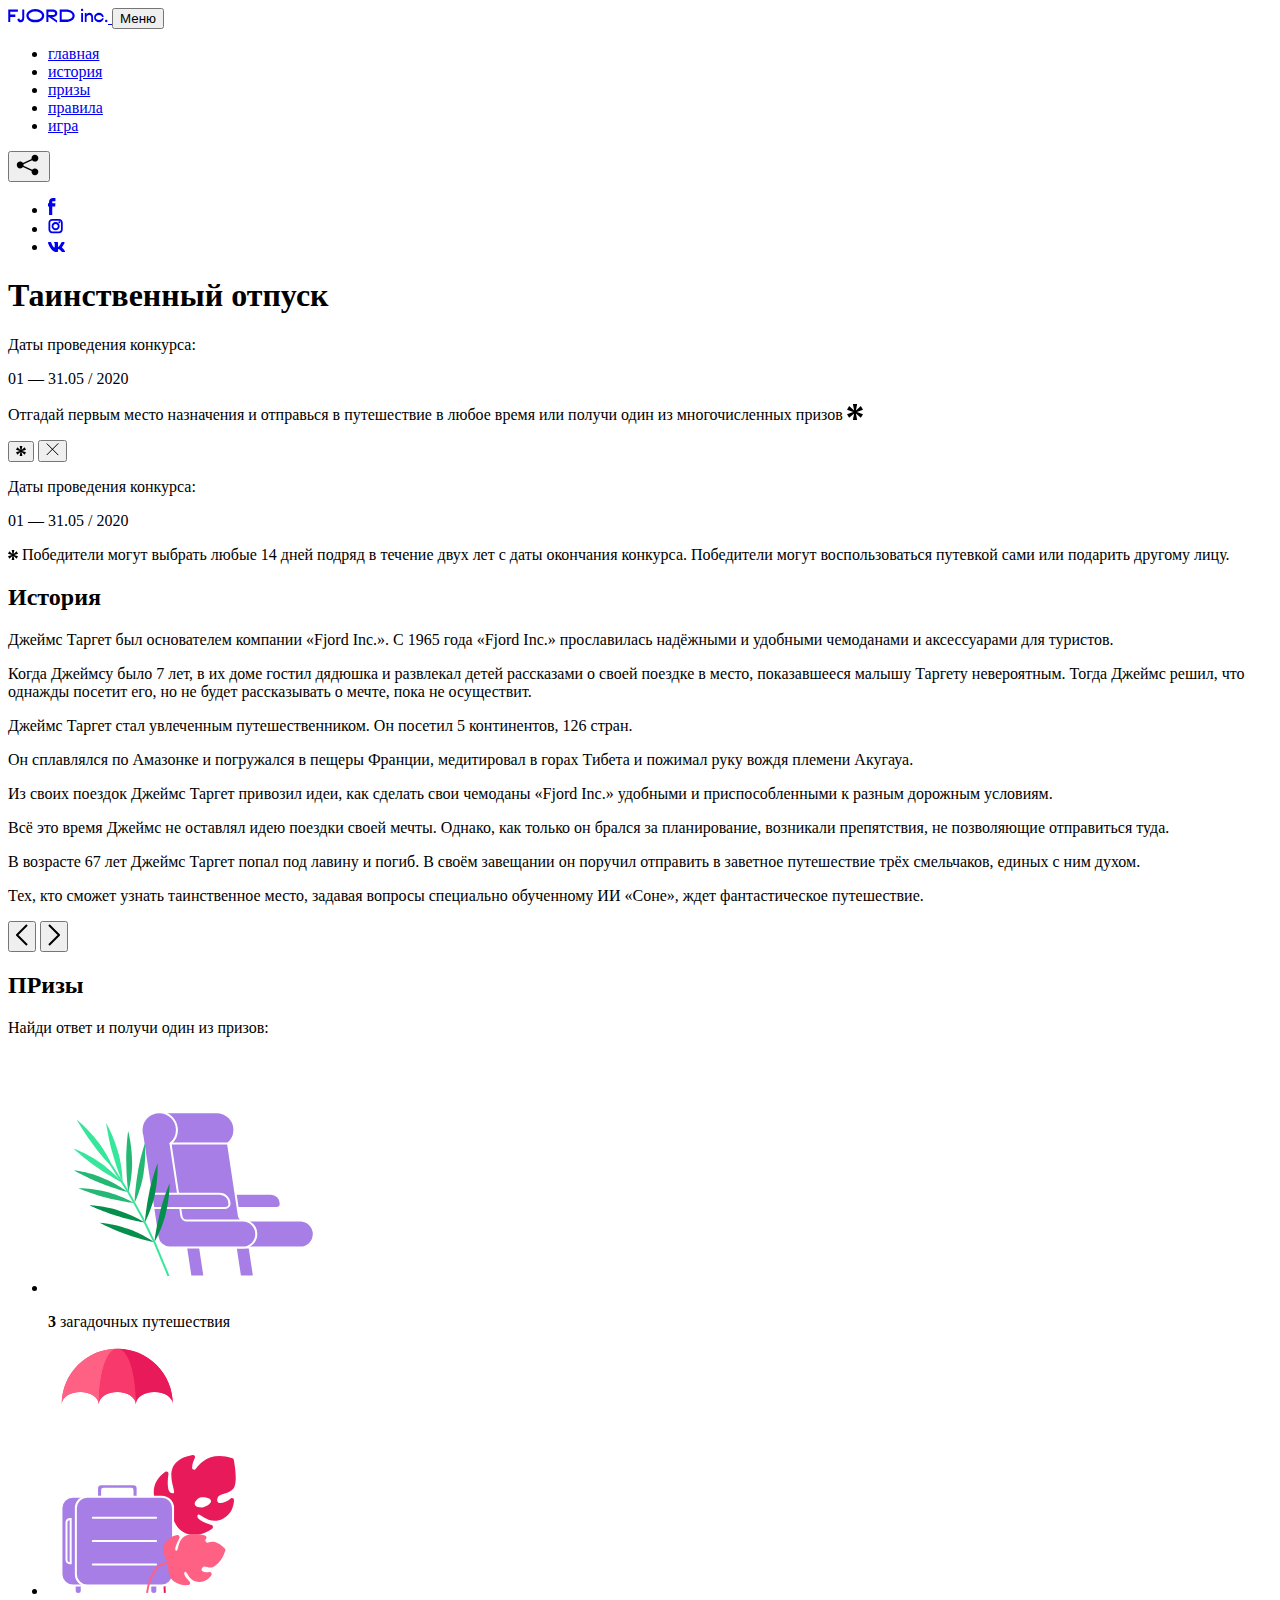
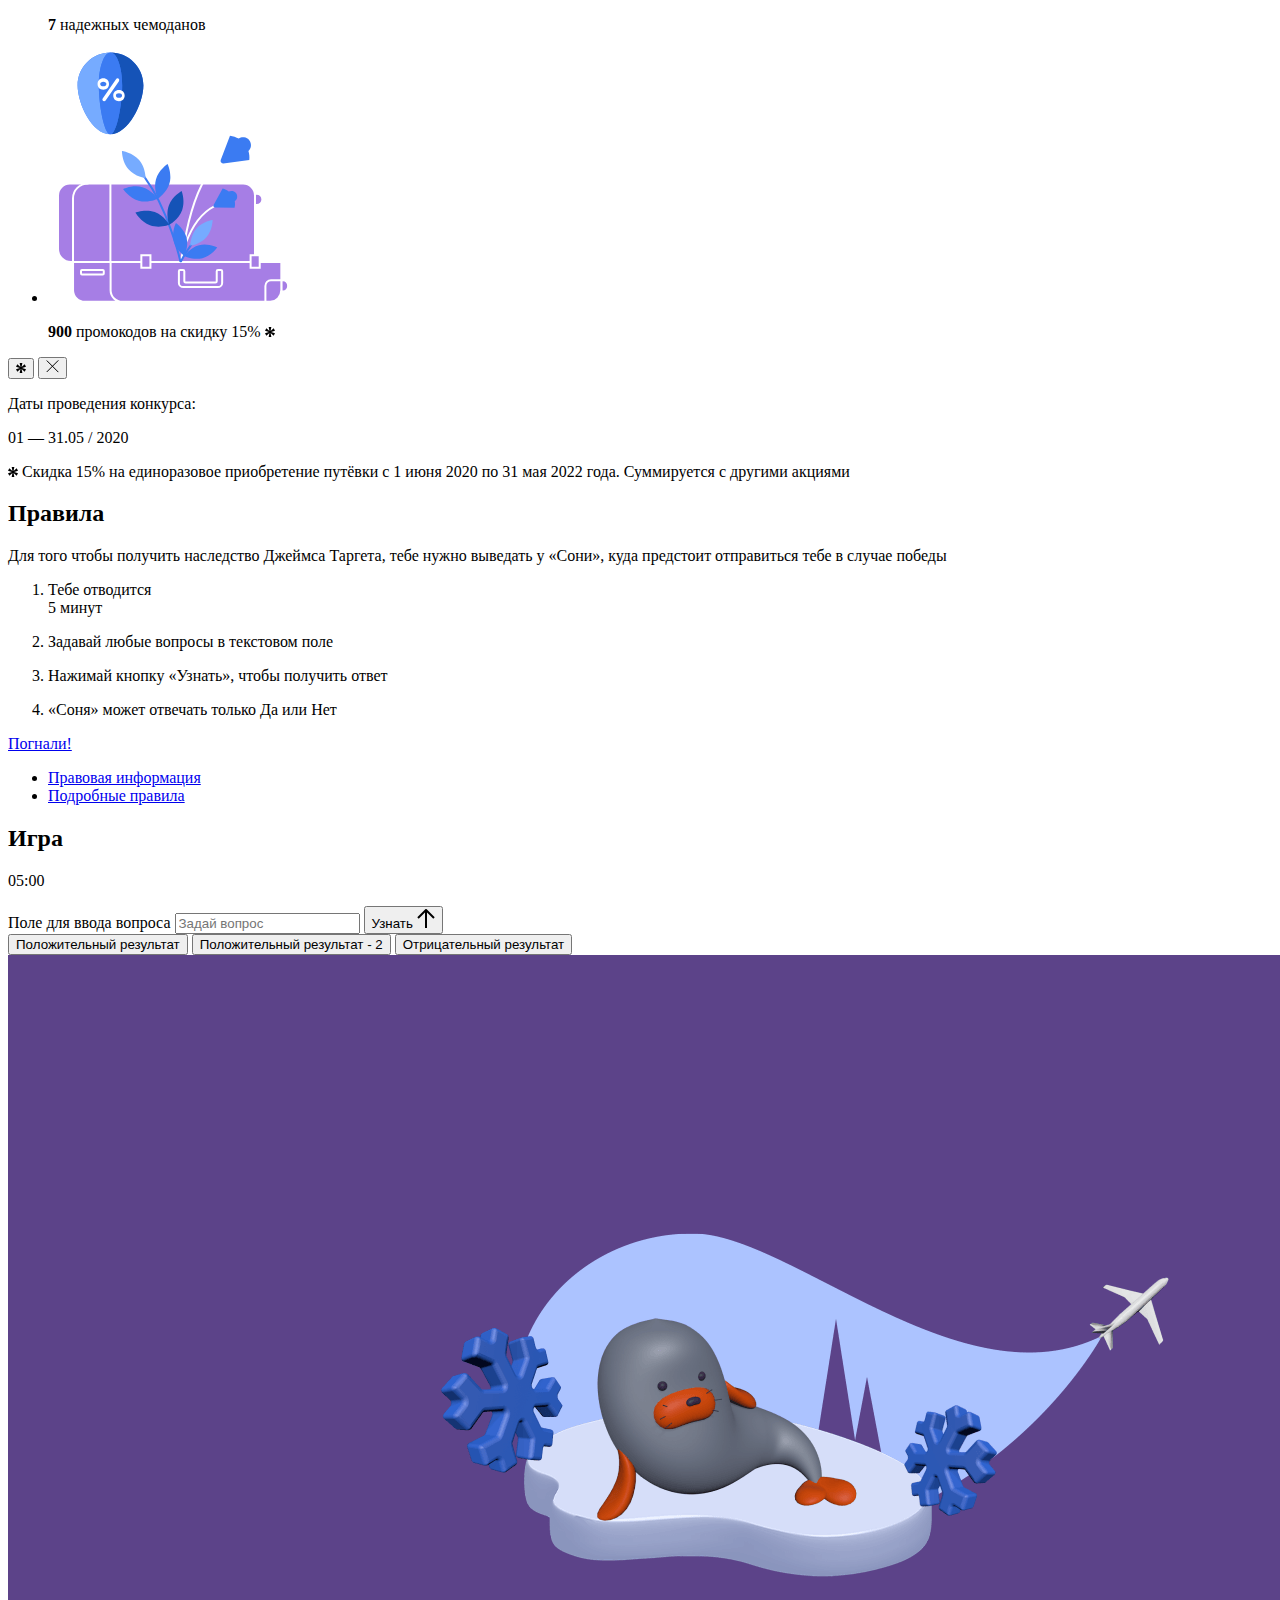
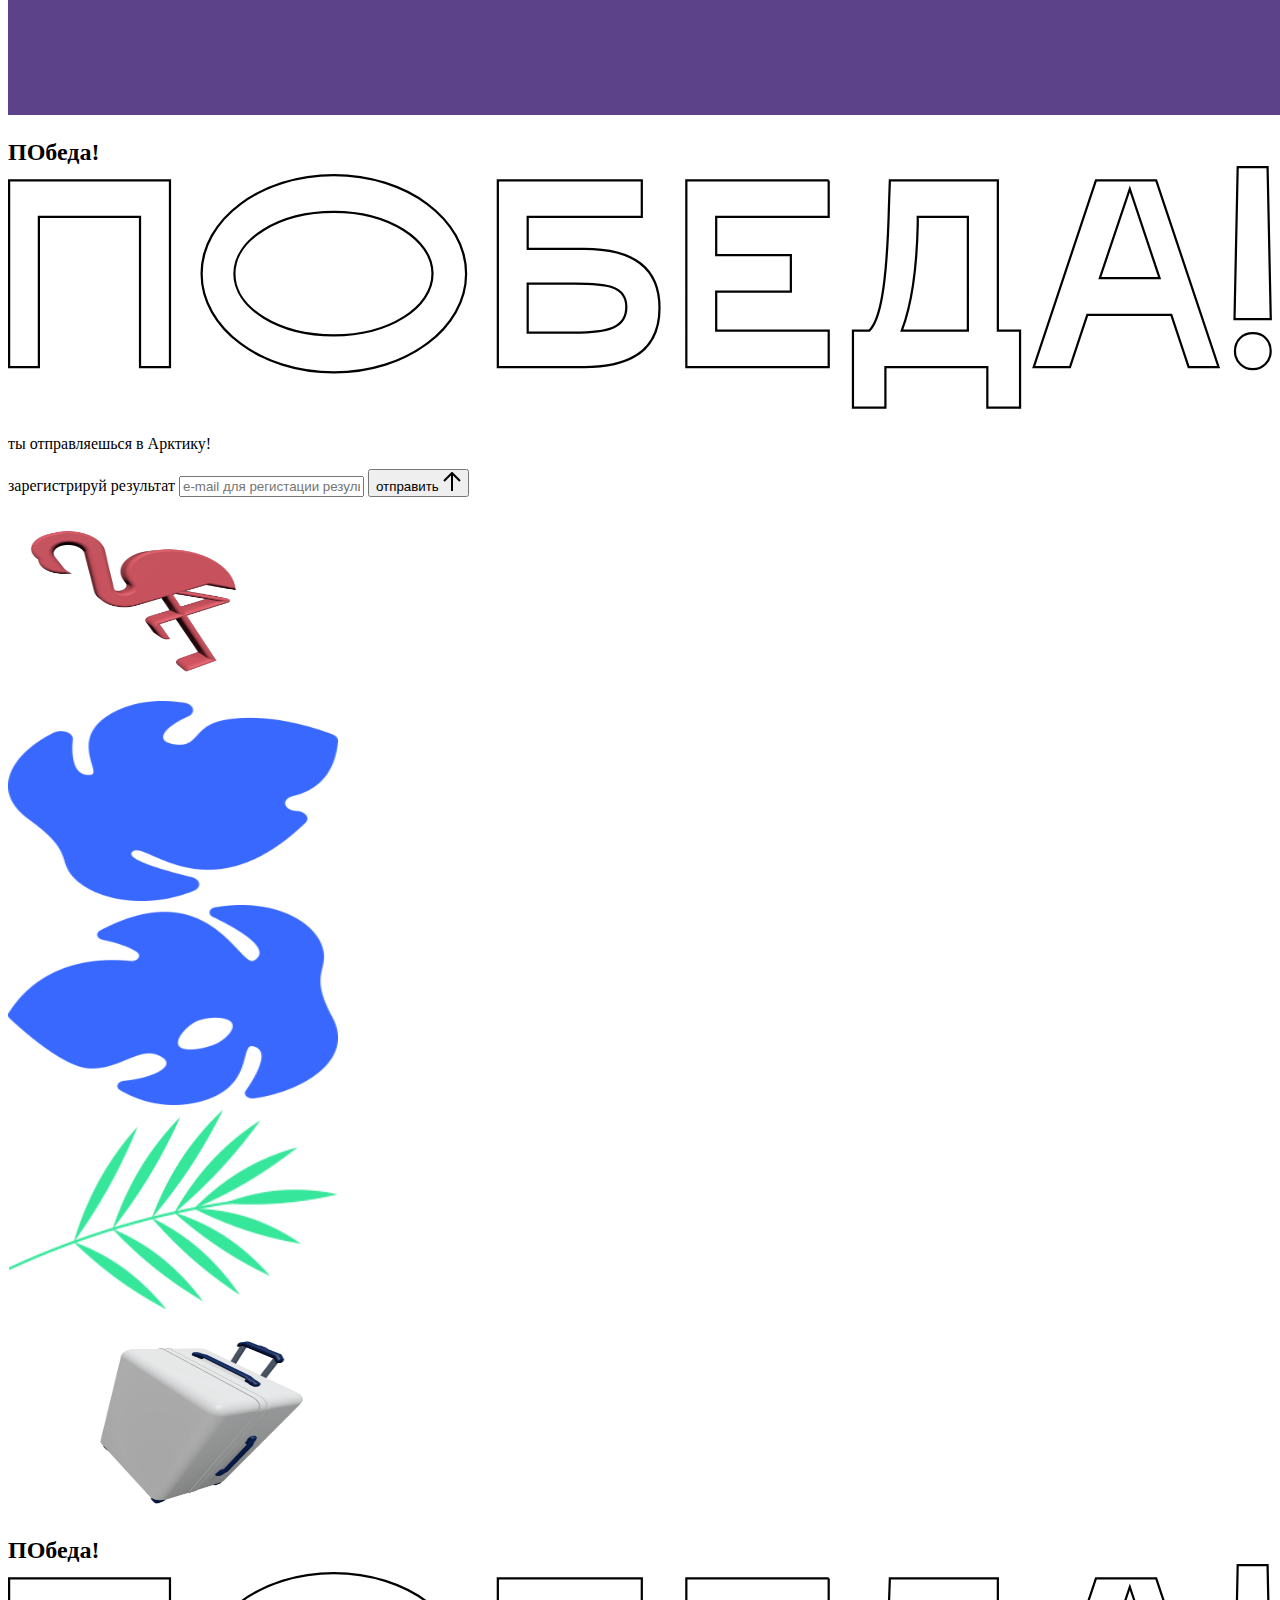
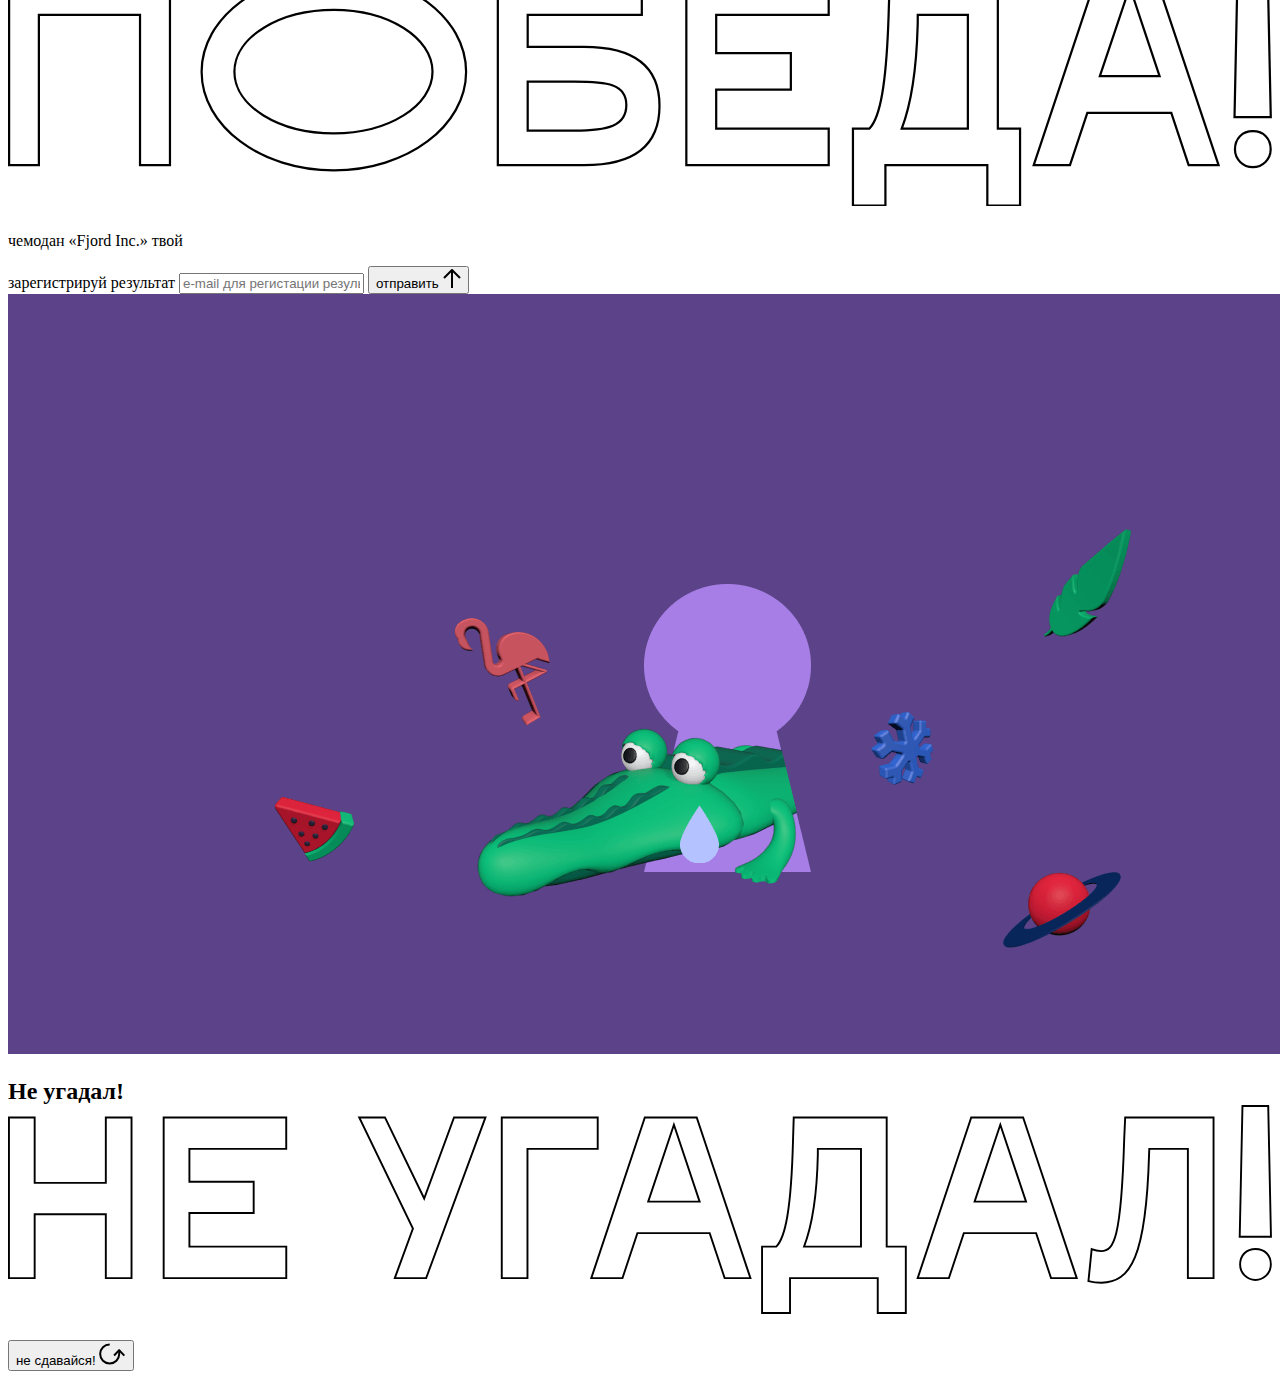
<file: source/index.html>
<!DOCTYPE html>
<html lang="ru">
<head>
  <meta charset="UTF-8">
  <meta name="description" content="">
  <meta name="viewport" content="width=device-width, initial-scale=1.0">
  <meta http-equiv="X-UA-Compatible" content="ie=edge">
  <title>Mysterious Vacation</title>
</head>
<body id="body">
  <header class="page-header js-header">
    <div class="page-header__wrapper">
      <a href="#" class="page-header__logo" aria-label="Перейти на страницу FJORD.Inc">
        <svg width="100" height="15" viewBox="0 0 100 15" fill="none" xmlns="http://www.w3.org/2000/svg">
          <path d="M0.26 1.4V14H2.276V8.906H7.334V6.44H2.276V3.848H9.872V1.4H0.26ZM12.733 14.36C15.127 14.36 16.243 12.65 16.243 9.5V1.4H14.263V8.96C14.263 11.21 13.723 11.876 12.733 11.876C11.833 11.876 11.473 11.3 11.347 10.58L9.36702 10.94C9.63702 13.046 10.663 14.36 12.733 14.36ZM18.3918 7.7C18.3918 11.372 22.3878 14.36 27.3198 14.36C32.2518 14.36 36.2478 11.372 36.2478 7.7C36.2478 4.028 32.2518 1.04 27.3198 1.04C22.3878 1.04 18.3918 4.028 18.3918 7.7ZM20.6058 7.7C20.6058 5.378 23.6118 3.524 27.3198 3.524C30.9918 3.524 33.9798 5.378 33.9798 7.7C33.9798 10.004 30.9918 11.858 27.3198 11.858C23.6118 11.858 20.6058 10.004 20.6058 7.7ZM40.403 14V8.906H40.799L49.079 14.702V12.38L44.039 8.906H44.201C47.999 8.906 49.277 7.304 49.277 5.162C49.277 3.092 47.999 1.4 44.201 1.4H38.387V14H40.403ZM43.535 3.722C45.785 3.722 47.045 4.136 47.045 5.432C47.045 6.764 45.785 7.034 43.535 7.034H40.403V3.722H43.535ZM51.6936 1.382V14H57.8676C62.7456 14 66.7236 11.534 66.7236 7.7C66.7236 3.848 62.7456 1.382 57.8676 1.382H51.6936ZM53.7096 11.624V3.722H57.5436C61.5396 3.722 64.4916 5.018 64.4916 7.7C64.4916 10.238 61.5396 11.624 57.5436 11.624H53.7096ZM73.1832 14.018H74.9832V5H73.1832V14.018ZM72.9132 1.976C72.9132 2.57 73.3992 3.092 74.0832 3.092C74.7492 3.092 75.2352 2.57 75.2352 1.976C75.2352 1.382 74.7672 0.805999 74.0832 0.805999C73.3812 0.805999 72.9132 1.382 72.9132 1.976ZM76.7867 14H78.5687V9.104C78.7487 8.006 79.5947 6.962 81.0887 6.962C82.1147 6.962 83.2667 7.448 83.2667 9.554V14H85.0487V9.014C85.0487 6.152 83.2307 4.73 81.3587 4.73C79.9187 4.73 79.0727 5.558 78.5687 6.854V5H76.7867V14ZM90.9898 14.27C93.5098 14.27 95.3818 12.506 95.7238 10.328H94.0498C93.7258 11.3 92.6998 12.02 90.9898 12.02C88.8478 12.02 87.7678 10.922 87.7678 9.59C87.7678 8.24 88.8478 6.962 90.9898 6.962C92.7538 6.962 93.7978 7.844 94.0858 8.924H95.7418C95.4358 6.71 93.6178 4.73 90.9898 4.73C88.0918 4.73 86.1298 7.124 86.1298 9.59C86.1298 12.074 88.1278 14.27 90.9898 14.27ZM97.0693 12.938C97.0693 13.658 97.5553 14.144 98.2753 14.144C98.9953 14.144 99.4813 13.658 99.4813 12.938C99.4813 12.2 98.9953 11.714 98.2753 11.714C97.5553 11.714 97.0693 12.2 97.0693 12.938Z" fill="currentColor"/>
        </svg>
      </a>
      <button class="page-header__toggler js-menu-toggler" type="button" aria-label="Управление мобильным меню"><span>Меню</span></button>
      <nav class="page-header__nav">
        <div class="page-header__menu js-menu" id="menu">
          <ul>
            <li>
              <a class="js-menu-link active" href="#top" data-href="top">главная</a>
            </li>
            <li>
              <a class="js-menu-link" href="#story" data-href="story">история</a>
            </li>
            <li>
              <a class="js-menu-link" href="#prizes" data-href="prizes">призы</a>
            </li>
            <li>
              <a class="js-menu-link" href="#rules" data-href="rules">правила</a>
            </li>
            <li>
              <a class="js-menu-link" href="#game" data-href="game">игра</a>
            </li>
          </ul>
        </div>
        <div class="page-header__social">
          <div class="social-block js-social-block">
            <button class="social-block__toggler" aria-label="Управлять блоком с социальными кнопками">
              <svg width="26" height="22" viewBox="0 0 27 22" fill="none" xmlns="http://www.w3.org/2000/svg">
                <path d="M19.6721 7.43664C21.6273 7.43664 23.213 5.85095 23.213 3.89566C23.213 1.94037 21.6273 0.354675 19.6721 0.354675C17.7168 0.354675 16.1311 1.94037 16.1311 3.89566C16.1311 4.19968 16.1728 4.49178 16.2458 4.77345L7.21751 8.95527C6.57519 8.05214 5.52303 7.46049 4.33078 7.46049C2.37549 7.46049 0.789795 9.04618 0.789795 11.0015C0.789795 12.9568 2.37549 14.5425 4.33078 14.5425C5.52303 14.5425 6.57668 13.9508 7.21751 13.0477L16.2458 17.2295C16.1743 17.5112 16.1311 17.8033 16.1311 18.1073C16.1311 20.0626 17.7168 21.6483 19.6721 21.6483C21.6273 21.6483 23.213 20.0626 23.213 18.1073C23.213 16.152 21.6273 14.5663 19.6721 14.5663C18.4798 14.5663 17.4262 15.158 16.7853 16.0611L7.75701 11.8793C7.82854 11.5976 7.87176 11.3055 7.87176 11.0015C7.87176 10.6974 7.83003 10.4053 7.75701 10.1237L16.7853 5.94186C17.4262 6.84499 18.4783 7.43664 19.6721 7.43664Z" fill="currentColor"/>
              </svg>
            </button>
            <ul class="social-block__list">
              <li>
                <a class="social-block__link social-block__link--fb" href="#" aria-label="Мы на Facebook">
                  <svg width="8" height="17" viewBox="0 0 8 17" fill="none" xmlns="http://www.w3.org/2000/svg">
                    <path d="M4.24646 16.9899H1.09275L1.05793 8.49828H0V5.30707H1.05793V3.81124C1.05793 1.42084 2.57654 0 5.21735 0H7.41758V3.18585H5.30841C4.28262 3.18585 4.2478 3.48582 4.2478 4.24914V5.30707H7.42964L7.16716 8.49828H4.2478V16.9899H4.24646Z" fill="currentColor"/>
                  </svg>
                </a>
              </li>
              <li>
                <a class="social-block__link social-block__link--insta" href="#" aria-label="Мы в Instagram">
                  <svg width="15" height="15" viewBox="0 0 15 15" fill="none" xmlns="http://www.w3.org/2000/svg">
                    <path d="M11.0197 0H4.19806C2.14246 0 0.471191 1.66993 0.471191 3.72285V10.5499C0.471191 12.6082 2.14112 14.2727 4.19806 14.2727H11.0197C13.0753 14.2727 14.7466 12.6082 14.7466 10.5499V3.72285C14.7466 1.67127 13.0753 0 11.0197 0ZM11.0197 12.4849H4.19806C3.13076 12.4849 2.26432 11.6158 2.26432 10.5512V3.72419C2.26432 2.65956 3.13076 1.79715 4.19806 1.79715H11.0197C12.087 1.79715 12.9535 2.6609 12.9535 3.72419V10.5512C12.9535 11.6145 12.087 12.4849 11.0197 12.4849Z" fill="currentColor"/>
                    <path d="M7.60887 3.11084C5.38989 3.11084 3.58203 4.9187 3.58203 7.14036C3.58203 9.35532 5.38989 11.1645 7.60887 11.1645C9.83053 11.1645 11.6357 9.35666 11.6357 7.14036C11.6357 4.9187 9.83053 3.11084 7.60887 3.11084ZM7.60887 9.36871C6.37551 9.36871 5.37784 8.37372 5.37784 7.14036C5.37784 5.90699 6.37551 4.90665 7.60887 4.90665C8.83822 4.90665 9.84259 5.90833 9.84259 7.14036C9.84392 8.37238 8.83822 9.36871 7.60887 9.36871Z" fill="currentColor"/>
                    <path d="M11.3573 2.35962C10.8256 2.35962 10.3931 2.79752 10.3931 3.32381C10.3931 3.85546 10.8256 4.29336 11.3573 4.29336C11.8862 4.29336 12.3215 3.85546 12.3215 3.32381C12.3215 2.79752 11.8862 2.35962 11.3573 2.35962Z" fill="currentColor"/>
                  </svg>
                </a>
              </li>
              <li>
                <a class="social-block__link social-block__link--vk" href="#" aria-label="Мы ВКонтакте">
                  <svg width="17" height="10" viewBox="0 0 17 10" fill="none" xmlns="http://www.w3.org/2000/svg">
                    <path d="M14.1234 4.9002C14.1234 4.9002 16.3623 1.72708 16.5866 0.680242C16.6595 0.312285 16.4947 0.103188 16.1069 0.103188C16.1069 0.103188 14.8193 0.103188 14.168 0.103188C13.7235 0.103188 13.5587 0.293278 13.4235 0.579768C13.4235 0.579768 12.3724 2.82553 11.0969 4.24712C10.6861 4.70333 10.4781 4.84318 10.2511 4.84318C10.0646 4.84318 9.98625 4.6911 9.98625 4.27834V0.649016C9.98625 0.147997 9.92545 0.00135496 9.5066 0.00135496H6.39628C6.15578 0.00135496 6.0085 0.134417 6.0085 0.324506C6.0085 0.801084 6.73406 0.908351 6.73406 2.20231V4.87305C6.73406 5.40529 6.70569 5.61575 6.45303 5.61575C5.78016 5.61575 4.19528 3.30618 3.30623 0.678887C3.12923 0.145282 2.93737 0 2.43475 0H0.486409C0.205373 0 0 0.190085 0 0.476576C0 0.991172 0.60666 3.40801 2.99277 6.64358C4.59927 8.8201 6.70569 10 8.60269 10C9.76196 10 10.0416 9.80312 10.0416 9.31432V7.63883C10.0416 7.22607 10.2065 7.04956 10.4429 7.04956C10.7078 7.04956 11.1847 7.13238 12.2805 8.22268C13.5843 9.47862 13.6762 10 14.3896 10H16.5676C16.7919 10 17 9.89273 17 9.52342C17 9.02919 16.3623 8.15343 15.384 7.10659C14.9801 6.56755 14.3302 5.98914 14.1248 5.72301C13.8275 5.40801 13.9154 5.23014 14.1234 4.9002Z" fill="currentColor"/>
                  </svg>
                </a>
              </li>
            </ul>
          </div>
        </div>
      </nav>
    </div>
  </header>

  <main class="page-content">
    <div class="screen-overlay"></div>

    <!-- <section class="animation-screen"></section> -->

    <section class="screen screen--hidden screen--intro" id="top">
      <section class="animation-screen"></section>
      <div class="screen__wrapper">
        <div class="intro">
          <h1 class="intro__title">Таинственный отпуск</h1>
          <div class="intro__content">
            <div class="intro__info">
              <p class="intro__label">Даты проведения конкурса:</p>
              <p class="intro__date">01 — 31.05 / 2020</p>
            </div>
            <div class="intro__message">
              <p>
                Отгадай первым место назначения и&nbsp;отправься в&nbsp;путешествие в&nbsp;любое время или получи один из многочисленных призов
                <svg width="16" height="16" viewBox="0 0 10 10" fill="none" xmlns="http://www.w3.org/2000/svg">
                  <path d="M0 6.35337L3.90271 4.99012L0 3.64663L1.34615 1.32374L4.44287 4.01073L3.67364 0H6.34615L5.57692 4.01073L8.65385 1.32374L10 3.64663L6.13405 4.99012L10 6.35337L8.65385 8.65651L5.57692 5.98927L6.34615 10H3.67364L4.44287 5.96952L1.34615 8.65651L0 6.35337Z" fill="currentColor"/>
                </svg>
              </p>
            </div>
          </div>
        </div>
      </div>
      <div class="screen__footer js-footer">
        <button class="screen__footer-enlarge js-footer-toggler" type="button" aria-label="Показать сообщение">
          <svg width="10" height="10" viewBox="0 0 10 10" fill="none" xmlns="http://www.w3.org/2000/svg">
            <path d="M0 6.35337L3.90271 4.99012L0 3.64663L1.34615 1.32374L4.44287 4.01073L3.67364 0H6.34615L5.57692 4.01073L8.65385 1.32374L10 3.64663L6.13405 4.99012L10 6.35337L8.65385 8.65651L5.57692 5.98927L6.34615 10H3.67364L4.44287 5.96952L1.34615 8.65651L0 6.35337Z" fill="currentColor"/>
          </svg>
        </button>
        <button class="screen__footer-collapse js-footer-toggler" type="button" aria-label="Скрыть сообщение">
          <svg width="13" height="13" viewBox="0 0 13 13" fill="none" xmlns="http://www.w3.org/2000/svg">
            <line x1="12.3536" y1="0.353553" x2="0.738349" y2="11.9688" stroke="currentColor"/>
            <line x1="0.738319" y1="0.539925" x2="12.3535" y2="12.1551" stroke="currentColor"/>
          </svg>
        </button>
        <div class="screen__footer-wrapper">
          <div class="screen__footer-announce">
            <p class="screen__footer-label">Даты проведения конкурса:</p>
            <p class="screen__footer-date">01 — 31.05 / 2020</p>
          </div>
          <div class="screen__footer-note">
            <p>
              <svg width="10" height="10" viewBox="0 0 10 10" fill="none" xmlns="http://www.w3.org/2000/svg">
                <path d="M0 6.35337L3.90271 4.99012L0 3.64663L1.34615 1.32374L4.44287 4.01073L3.67364 0H6.34615L5.57692 4.01073L8.65385 1.32374L10 3.64663L6.13405 4.99012L10 6.35337L8.65385 8.65651L5.57692 5.98927L6.34615 10H3.67364L4.44287 5.96952L1.34615 8.65651L0 6.35337Z" fill="currentColor"/>
              </svg>
              <span>Победители могут выбрать любые 14 дней подряд в&nbsp;течение двух лет с&nbsp;даты окончания конкурса. Победители могут воспользоваться путевкой сами или подарить другому лицу.</span>
            </p>
          </div>
        </div>
      </div>
    </section>

    <section class="screen screen--hidden screen--story" id="story">

      <div class="slider swiper-container js-slider">

        <div class="swiper-wrapper">

          <div class="slider__item swiper-slide">
            <h2 class="slider__item-title">История</h2>
            <p class="slider__item-text">Джеймс Таргет был основателем компании &laquo;Fjord Inc.&raquo;. С&nbsp;1965 года &laquo;Fjord Inc.&raquo; прославилась надёжными и&nbsp;удобными чемоданами и&nbsp;аксессуарами для туристов.</p>
          </div>

          <div class="slider__item swiper-slide">
            <p class="slider__item-text">Когда Джеймсу было 7&nbsp;лет, в&nbsp;их&nbsp;доме гостил дядюшка и&nbsp;развлекал детей рассказами о&nbsp;своей поездке в&nbsp;место, показавшееся малышу Таргету невероятным. Тогда Джеймс решил, что однажды посетит его, но&nbsp;не&nbsp;будет рассказывать о&nbsp;мечте, пока не&nbsp;осуществит.</p>
          </div>

          <div class="slider__item swiper-slide">
            <p class="slider__item-text">Джеймс Таргет стал увлеченным путешественником. Он&nbsp;посетил 5&nbsp;континентов, 126&nbsp;стран.</p>
          </div>

          <div class="slider__item swiper-slide">
            <p class="slider__item-text">Он&nbsp;сплавлялся по&nbsp;Амазонке и&nbsp;погружался в&nbsp;пещеры Франции, медитировал в&nbsp;горах Тибета и&nbsp;пожимал руку вождя племени Акугауа.</p>
          </div>

          <div class="slider__item swiper-slide">
            <p class="slider__item-text">Из&nbsp;своих поездок Джеймс Таргет привозил идеи, как сделать свои чемоданы &laquo;Fjord Inc.&raquo; удобными и&nbsp;приспособленными к&nbsp;разным дорожным условиям.</p>
          </div>

          <div class="slider__item swiper-slide">
            <p class="slider__item-text">Всё это время Джеймс не&nbsp;оставлял идею поездки своей мечты. Однако, как только он&nbsp;брался за&nbsp;планирование, возникали препятствия, не&nbsp;позволяющие отправиться туда.</p>
          </div>

          <div class="slider__item swiper-slide">
            <p class="slider__item-text">В&nbsp;возрасте 67&nbsp;лет Джеймс Таргет попал под лавину и&nbsp;погиб. В&nbsp;своём завещании он&nbsp;поручил отправить в&nbsp;заветное путешествие трёх смельчаков, единых с&nbsp;ним духом.</p>
          </div>

          <div class="slider__item swiper-slide">
            <p class="slider__item-text">Тех, кто сможет узнать таинственное место, задавая вопросы специально обученному ИИ&nbsp;&laquo;Соне&raquo;, ждет фантастическое путешествие.</p>
          </div>
        </div>
        <div class="slider__controls">
          <button class="slider__control slider__control--prev js-control-prev" type="button" aria-label="Показать предыдущую историю">
            <svg width="12" height="22" viewBox="0 0 12 22" fill="none" xmlns="http://www.w3.org/2000/svg">
              <path d="M11 1L1 11L11 21" stroke="currentColor" stroke-width="2" stroke-linejoin="round"/>
            </svg>
          </button>
          <button class="slider__control slider__control--next js-control-next" type="button" aria-label="Показать следующую историю">
            <svg width="12" height="22" viewBox="0 0 12 22" fill="none" xmlns="http://www.w3.org/2000/svg">
              <path d="M1 1L11 11L1 21" stroke="currentColor" stroke-width="2" stroke-linejoin="round"/>
            </svg>
          </button>
        </div>
        <div class="slider__pagination swiper-pagination"></div>
      </div>
    </section>

    <section class="screen screen--hidden screen--prizes" id="prizes">
      <div class="screen__wrapper">
        <div class="prizes">
          <h2 class="prizes__title">ПРизы</h2>
          <div class="prizes__lead">
            <p>Найди ответ и&nbsp;получи один из&nbsp;призов:</p>
          </div>
          <div class="prizes__animation">
            <div class="prizes__primary-award-from">
              <include src="./page-parts/primary-award-from.svg"></include>
            </div>
            <div class="prizes__primary-award-to">
              <include src="./page-parts/primary-award-to.svg"></include>
            </div>
          </div>

          <ul class="prizes__list">
            <li class="prizes__item prizes__item--journeys">
              <div class="prizes__icon">
                <picture>
                  <source srcset="img/prize1-mob.svg" media="(orientation: portrait)">
                  <img src="img/prize1.svg" alt="">
                </picture>
              </div>
              <p class="prizes__desc">
                <b>3</b>
                <span>загадочных путешествия</span>
              </p>
            </li>
            <li class="prizes__item prizes__item--cases">
              <div class="prizes__icon">
                <picture>
                  <source srcset="img/prize2-mob.svg" media="(orientation: portrait)">
                  <img src="img/prize2.svg" alt="">
                </picture>
              </div>
              <p class="prizes__desc">
                <b>7</b>
                <span>надежных чемоданов</span>
              </p>
            </li>
            <li class="prizes__item prizes__item--codes">
              <div class="prizes__icon">
                <picture>
                  <source srcset="img/prize3-mob.svg" media="(orientation: portrait)">
                  <img src="img/prize3.svg" alt="">
                </picture>
              </div>
              <p class="prizes__desc">
                <b>900</b>
                <span>
                  промокодов на&nbsp;скидку 15%
                  <svg width="10" height="10" viewBox="0 0 10 10" fill="none" xmlns="http://www.w3.org/2000/svg">
                    <path d="M0 6.35337L3.90271 4.99012L0 3.64663L1.34615 1.32374L4.44287 4.01073L3.67364 0H6.34615L5.57692 4.01073L8.65385 1.32374L10 3.64663L6.13405 4.99012L10 6.35337L8.65385 8.65651L5.57692 5.98927L6.34615 10H3.67364L4.44287 5.96952L1.34615 8.65651L0 6.35337Z" fill="currentColor"/>
                  </svg>
                </span>
              </p>
            </li>
          </ul>
        </div>
      </div>
      <div class="screen__footer js-footer">
        <button class="screen__footer-enlarge js-footer-toggler" type="button" aria-label="Показать сообщение">
          <svg width="10" height="10" viewBox="0 0 10 10" fill="none" xmlns="http://www.w3.org/2000/svg">
            <path d="M0 6.35337L3.90271 4.99012L0 3.64663L1.34615 1.32374L4.44287 4.01073L3.67364 0H6.34615L5.57692 4.01073L8.65385 1.32374L10 3.64663L6.13405 4.99012L10 6.35337L8.65385 8.65651L5.57692 5.98927L6.34615 10H3.67364L4.44287 5.96952L1.34615 8.65651L0 6.35337Z" fill="currentColor"/>
          </svg>
        </button>
        <button class="screen__footer-collapse js-footer-toggler" type="button" aria-label="Скрыть сообщение">
          <svg width="13" height="13" viewBox="0 0 13 13" fill="none" xmlns="http://www.w3.org/2000/svg">
            <line x1="12.3536" y1="0.353553" x2="0.738349" y2="11.9688" stroke="currentColor"/>
            <line x1="0.738319" y1="0.539925" x2="12.3535" y2="12.1551" stroke="currentColor"/>
          </svg>
        </button>
        <div class="screen__footer-wrapper">
          <div class="screen__footer-announce">
            <p class="screen__footer-label">Даты проведения конкурса:</p>
            <p class="screen__footer-date">01 — 31.05 / 2020</p>
          </div>
          <div class="screen__footer-note">
            <p>
              <svg width="10" height="10" viewBox="0 0 10 10" fill="none" xmlns="http://www.w3.org/2000/svg">
                <path d="M0 6.35337L3.90271 4.99012L0 3.64663L1.34615 1.32374L4.44287 4.01073L3.67364 0H6.34615L5.57692 4.01073L8.65385 1.32374L10 3.64663L6.13405 4.99012L10 6.35337L8.65385 8.65651L5.57692 5.98927L6.34615 10H3.67364L4.44287 5.96952L1.34615 8.65651L0 6.35337Z" fill="currentColor"/>
              </svg>
              <span>Скидка&nbsp;15% на&nbsp;единоразовое приобретение путёвки с&nbsp;1&nbsp;июня 2020 по&nbsp;31&nbsp;мая 2022&nbsp;года. Суммируется с&nbsp;другими акциями</span>
            </p>
          </div>
        </div>
      </div>
    </section>

    <section class="screen screen--hidden screen--rules" id="rules">
      <div class="screen__wrapper">
        <div class="rules">
          <h2 class="rules__title">Правила</h2>
          <div class="rules__lead">
            <p>Для того чтобы получить наследство Джеймса Таргета, тебе нужно выведать у&nbsp;&laquo;Сони&raquo;, куда предстоит отправиться тебе в&nbsp;случае победы</p>
          </div>
          <ol class="rules__list">
            <li class="rules__item">
              <p>Тебе отводится <br>5&nbsp;минут</p>
            </li>
            <li class="rules__item">
              <p>Задавай любые вопросы в&nbsp;текстовом поле</p>
            </li>
            <li class="rules__item">
              <p>Нажимай кнопку &laquo;Узнать&raquo;, чтобы получить ответ</p>
            </li>
            <li class="rules__item">
              <p>&laquo;Соня&raquo; может отвечать только&nbsp;Да или Нет</p>
            </li>
          </ol>
          <a href="#game" class="rules__link btn">Погнали!</a>
        </div>
      </div>
      <div class="screen__disclaimer">
        <div class="disclaimer">
          <ul>
            <li>
              <a href="#">Правовая информация</a>
            </li>
            <li>
              <a href="#">Подробные правила</a>
            </li>
          </ul>
        </div>
      </div>
    </section>

    <section class="screen screen--hidden screen--game" id="game">
      <div class="screen__wrapper">
        <div class="game">
          <div class="game__header">
            <h2 class="game__title">Игра</h2>
            <div class="game__counter">
              <span>05</span>:<span>00</span>
            </div>
          </div>
          <div class="game__body">
            <div class="chat">
              <div class="chat__body js-chat">
                <ul class="chat__list" id="messages"></ul>
              </div>
              <div class="chat__footer">
                <form action="#" method="post" class="form" id="message-form">
                  <label for="message-field" class="visually-hidden">Поле для ввода вопроса</label>
                  <input type="text" class="form__field" id="message-field" placeholder="Задай вопрос">
                  <button class="form__button btn">
                    Узнать
                    <svg width="18" height="19" viewBox="0 0 18 19" fill="none" xmlns="http://www.w3.org/2000/svg">
                      <path stroke="currentColor" stroke-width="2" d="M9 19V1"/>
                      <path d="M1 9l8-8 8 8" stroke="currentColor" stroke-width="2" stroke-linejoin="round"/>
                    </svg>
                  </button>
                </form>
              </div>
            </div>
          </div>
          <!-- временные кнопки для показа результата -->
          <div class="game__buttons">
            <button class="game__button btn js-show-result" type="button" data-target="result">Положительный результат</button>
            <button class="game__button btn js-show-result" type="button" data-target="result2">Положительный результат - 2</button>
            <button class="game__button btn js-show-result" type="button" data-target="result3">Отрицательный результат</button>
          </div>
        </div>
      </div>
    </section>

    <section class="screen screen--hidden screen--result" id="result">
      <div class="screen__wrapper">
        <div class="result result--trip">
          <div class="result__image">
            <picture>
              <source srcset="img/result1-mob.png 1x, img/result1-mob@2x.png 2x" media="(max-width: 768px) and (orientation: portrait)">
              <img src="img/result1.png" srcset="img/result1@2x.png 2x" alt="">
            </picture>

          </div>
          <h2 class="result__title">
            <span class="visually-hidden">ПОбеда!</span>
            <svg xmlns="http://www.w3.org/2000/svg" viewBox="0 0 568.85 109.24">
              <path d="M16,24.44V92H2.6V8H75V92H61.52V24.44H16Z" transform="translate(-2.1 -1.5)" fill="none" stroke="currentColor"/>
              <path
                d="M148.76,5.6c32.88,0,59.52,19.92,59.52,44.4s-26.64,44.4-59.52,44.4S89.24,74.48,89.24,50,115.88,5.6,148.76,5.6Zm0,72.12c24.48,0,44.4-12.36,44.4-27.72s-19.92-27.84-44.4-27.84C124,22.16,104,34.52,104,50S124,77.72,148.76,77.72Z"
                transform="translate(-2.1 -1.5)" fill="none" stroke="currentColor"/>
              <path
                d="M287.36,8V24.44H236v14.4h25.32c25.44,0,34,11.16,34,26.52,0,15.6-8.52,26.64-34,26.64H222.56V8h64.8ZM256.88,76.52c15.12,0,23.52-2,23.52-11.52S272,54.44,256.88,54.44H236V76.52h20.88Z"
                transform="translate(-2.1 -1.5)" fill="none" stroke="currentColor"/>
              <path d="M371.47,8V24.44H320.84V41.6h33.6V58h-33.6V75.56h50.64V92H307.4V8h64.08Z" transform="translate(-2.1 -1.5)"
                    fill="none" stroke="currentColor"/>
              <path
                d="M382.39,110.24V75.56h7.44c4.56-4.68,7.8-18.36,8.76-56L399,8h48.6V75.56h10v34.68H442.87V92H397v18.24H382.39Zm51.72-34.68V24.44H411.55v3.12c-0.48,22.44-3.24,37.68-7.2,48h29.76Z"
                transform="translate(-2.1 -1.5)" fill="none" stroke="currentColor"/>
              <path
                d="M463.75,92l28-84h27.12l28.08,84H533.47l-7.8-23.52h-37.8L480.07,92H463.75Zm56.64-40L507,11.84,493.51,52h26.88Z"
                transform="translate(-2.1 -1.5)" fill="none" stroke="currentColor"/>
              <path
                d="M554.12,70.4L555.55,2H569l1.44,68.4H554.12Zm8.28,6.36c4.8,0,8,3.24,8,8.16a8,8,0,1,1-16.08,0C554.35,80,557.59,76.76,562.39,76.76Z"
                transform="translate(-2.1 -1.5)" fill="none" stroke="currentColor"/>
            </svg>
          </h2>
          <div class="result__text">
            <p>ты&nbsp;отправляешься в&nbsp;Арктику!</p>
          </div>
          <div class="result__form">
            <form action="#" method="post" class="form form--result">
              <label for="email-field" class="form__label">зарегистрируй результат</label>
              <input type="email" class="form__field" id="email-field" placeholder="e-mail для регистации результата и получения приза" required>
              <button class="form__button btn">
                отправить
                <svg width="18" height="19" viewBox="0 0 18 19" fill="none" xmlns="http://www.w3.org/2000/svg">
                  <path stroke="currentColor" stroke-width="2" d="M9 19V1"/>
                  <path d="M1 9l8-8 8 8" stroke="currentColor" stroke-width="2" stroke-linejoin="round"/>
                </svg>
              </button>
            </form>
          </div>
        </div>
      </div>
    </section>

    <section class="screen screen--hidden screen--result" id="result2">
      <div class="screen__wrapper">
        <div class="result result--prize">
          <div class="result__image">
            <div class="result__image-flamingo">
              <img src="img/module-2/win-suitcase/flamingo.png" width="330" height="200" alt="Фламинго">
            </div>
            <div class="result__image-leaf-right">
              <img src="img/module-2/win-suitcase/leaf blue 1.png" width="330" height="200" alt="Лист">
            </div>
            <div class="result__image-leaf-left">
              <img src="img/module-2/win-suitcase/leaf blue 2.png" width="330" height="200" alt="Лист">
            </div>
            <div class="result__image-leaf-green">
              <img src="img/module-2/win-suitcase/leaf green.png" width="330" height="200" alt="Папоротник">
            </div>
            <div class="result__image-suitcase">
              <img src="img/module-2/win-suitcase/suitcase.png" width="330" height="200" alt="Чемодан для путешествия">
            </div>
          </div>
          <h2 class="result__title">
            <span class="visually-hidden">ПОбеда!</span>
            <svg xmlns="http://www.w3.org/2000/svg" viewBox="0 0 568.85 109.24">
              <path d="M16,24.44V92H2.6V8H75V92H61.52V24.44H16Z" transform="translate(-2.1 -1.5)" fill="none" stroke="currentColor"/>
              <path
                d="M148.76,5.6c32.88,0,59.52,19.92,59.52,44.4s-26.64,44.4-59.52,44.4S89.24,74.48,89.24,50,115.88,5.6,148.76,5.6Zm0,72.12c24.48,0,44.4-12.36,44.4-27.72s-19.92-27.84-44.4-27.84C124,22.16,104,34.52,104,50S124,77.72,148.76,77.72Z"
                transform="translate(-2.1 -1.5)" fill="none" stroke="currentColor"/>
              <path
                d="M287.36,8V24.44H236v14.4h25.32c25.44,0,34,11.16,34,26.52,0,15.6-8.52,26.64-34,26.64H222.56V8h64.8ZM256.88,76.52c15.12,0,23.52-2,23.52-11.52S272,54.44,256.88,54.44H236V76.52h20.88Z"
                transform="translate(-2.1 -1.5)" fill="none" stroke="currentColor"/>
              <path d="M371.47,8V24.44H320.84V41.6h33.6V58h-33.6V75.56h50.64V92H307.4V8h64.08Z" transform="translate(-2.1 -1.5)"
                    fill="none" stroke="currentColor"/>
              <path
                d="M382.39,110.24V75.56h7.44c4.56-4.68,7.8-18.36,8.76-56L399,8h48.6V75.56h10v34.68H442.87V92H397v18.24H382.39Zm51.72-34.68V24.44H411.55v3.12c-0.48,22.44-3.24,37.68-7.2,48h29.76Z"
                transform="translate(-2.1 -1.5)" fill="none" stroke="currentColor"/>
              <path
                d="M463.75,92l28-84h27.12l28.08,84H533.47l-7.8-23.52h-37.8L480.07,92H463.75Zm56.64-40L507,11.84,493.51,52h26.88Z"
                transform="translate(-2.1 -1.5)" fill="none" stroke="currentColor"/>
              <path
                d="M554.12,70.4L555.55,2H569l1.44,68.4H554.12Zm8.28,6.36c4.8,0,8,3.24,8,8.16a8,8,0,1,1-16.08,0C554.35,80,557.59,76.76,562.39,76.76Z"
                transform="translate(-2.1 -1.5)" fill="none" stroke="currentColor"/>
            </svg>
          </h2>
          <div class="result__text">
            <p>чемодан &laquo;Fjord&nbsp;Inc.&raquo;&nbsp;твой</p>
          </div>
          <div class="result__form">
            <form action="#" method="post" class="form form--result">
              <label for="email-field2" class="form__label">зарегистрируй результат</label>
              <input type="email" class="form__field" id="email-field2" placeholder="e-mail для регистации результата и получения приза" required>
              <button class="form__button btn">
                отправить
                <svg width="18" height="19" viewBox="0 0 18 19" fill="none" xmlns="http://www.w3.org/2000/svg">
                  <path stroke="currentColor" stroke-width="2" d="M9 19V1"/>
                  <path d="M1 9l8-8 8 8" stroke="currentColor" stroke-width="2" stroke-linejoin="round"/>
                </svg>
              </button>
            </form>
          </div>
        </div>
      </div>
    </section>

    <section class="screen screen--hidden screen--result" id="result3">
      <div class="screen__wrapper">
        <div class="result result--negative">
          <div class="result__image">
            <picture>
              <source srcset="img/result3-mob.png 1x, img/result3-mob@2x.png 2x" media="(max-width: 768px) and (orientation: portrait)">
              <img src="img/result3.png" srcset="img/result3@2x.png 2x" alt="">
            </picture>
          </div>
          <h2 class="result__title">
            <span class="visually-hidden">Не угадал!</span>
            <svg xmlns="http://www.w3.org/2000/svg" viewBox="0 0 660.77 109.24">
              <path d="M2.66,92V8H16.1V42.2H53.3V8H66.74V92H53.3V58.64H16.1V92H2.66Z" transform="translate(-2.16 -1.5)"
                    fill="none" stroke="currentColor"/>
              <path d="M147.62,8V24.44H97V41.6h33.6V58H97V75.56h50.64V92H83.54V8h64.08Z" transform="translate(-2.16 -1.5)"
                    fill="none" stroke="currentColor"/>
              <path d="M199.22,8l20.52,42.36L235.34,8h16.44l-31,84H204.38l9.48-25.92L185.78,8h13.44Z"
                    transform="translate(-2.16 -1.5)" fill="none" stroke="currentColor"/>
              <path d="M273.74,24.44V92H260.3V8h50.16V24.44H273.74Z" transform="translate(-2.16 -1.5)" fill="none"
                    stroke="currentColor"/>
              <path
                d="M307.1,92l28-84h27.12l28.08,84H376.82L369,68.48h-37.8L323.42,92H307.1Zm56.64-40L350.3,11.84,336.86,52h26.88Z"
                transform="translate(-2.16 -1.5)" fill="none" stroke="currentColor"/>
              <path
                d="M396.38,110.24V75.56h7.44c4.56-4.68,7.8-18.36,8.76-56L412.94,8h48.6V75.56h10v34.68H456.86V92H411v18.24H396.38ZM448.1,75.56V24.44H425.54v3.12c-0.48,22.44-3.24,37.68-7.2,48H448.1Z"
                transform="translate(-2.16 -1.5)" fill="none" stroke="currentColor"/>
              <path
                d="M477.74,92l28-84h27.12L560.9,92H547.46l-7.8-23.52h-37.8L494.06,92H477.74Zm56.64-40-13.44-40.2L507.5,52h26.88Z"
                transform="translate(-2.16 -1.5)" fill="none" stroke="currentColor"/>
              <path
                d="M568.7,76.88a13.77,13.77,0,0,0,5,1c6.6,0,10.44-6.24,12-58.32L586.22,8h46.2V92H619V24.44H598.82l-0.12,3.12C597.14,81,589,94.4,573.74,94.4a28.55,28.55,0,0,1-6.72-.84Z"
                transform="translate(-2.16 -1.5)" fill="none" stroke="currentColor"/>
              <path
                d="M646.1,70.4L647.54,2H661l1.44,68.4H646.1Zm8.28,6.36c4.8,0,8,3.24,8,8.16a8,8,0,0,1-16.08,0C646.34,80,649.58,76.76,654.38,76.76Z"
                transform="translate(-2.16 -1.5)" fill="none" stroke="currentColor"/>
            </svg>
          </h2>
          <button class="result__button js-play" type="button">
            не сдавайся!
            <span>
              <svg width="27" height="22" viewBox="0 0 27 22" fill="none" xmlns="http://www.w3.org/2000/svg">
                <path d="M10.6899 1.47998C5.42992 1.47998 1.16992 5.73998 1.16992 11C1.16992 16.26 5.42992 20.52 10.6899 20.52C15.9499 20.52 20.2099 16.26 20.2099 11V7.13998" stroke="currentColor" stroke-width="2" stroke-miterlimit="10"/>
                <path d="M15.1099 12.5099L20.1499 7.13989L25.3099 12.6299" stroke="currentColor" stroke-width="2" stroke-miterlimit="10" stroke-linejoin="round"/>
              </svg>
            </span>
          </button>
        </div>
      </div>
    </section>

  </main>

</body>
</html>
</file>
